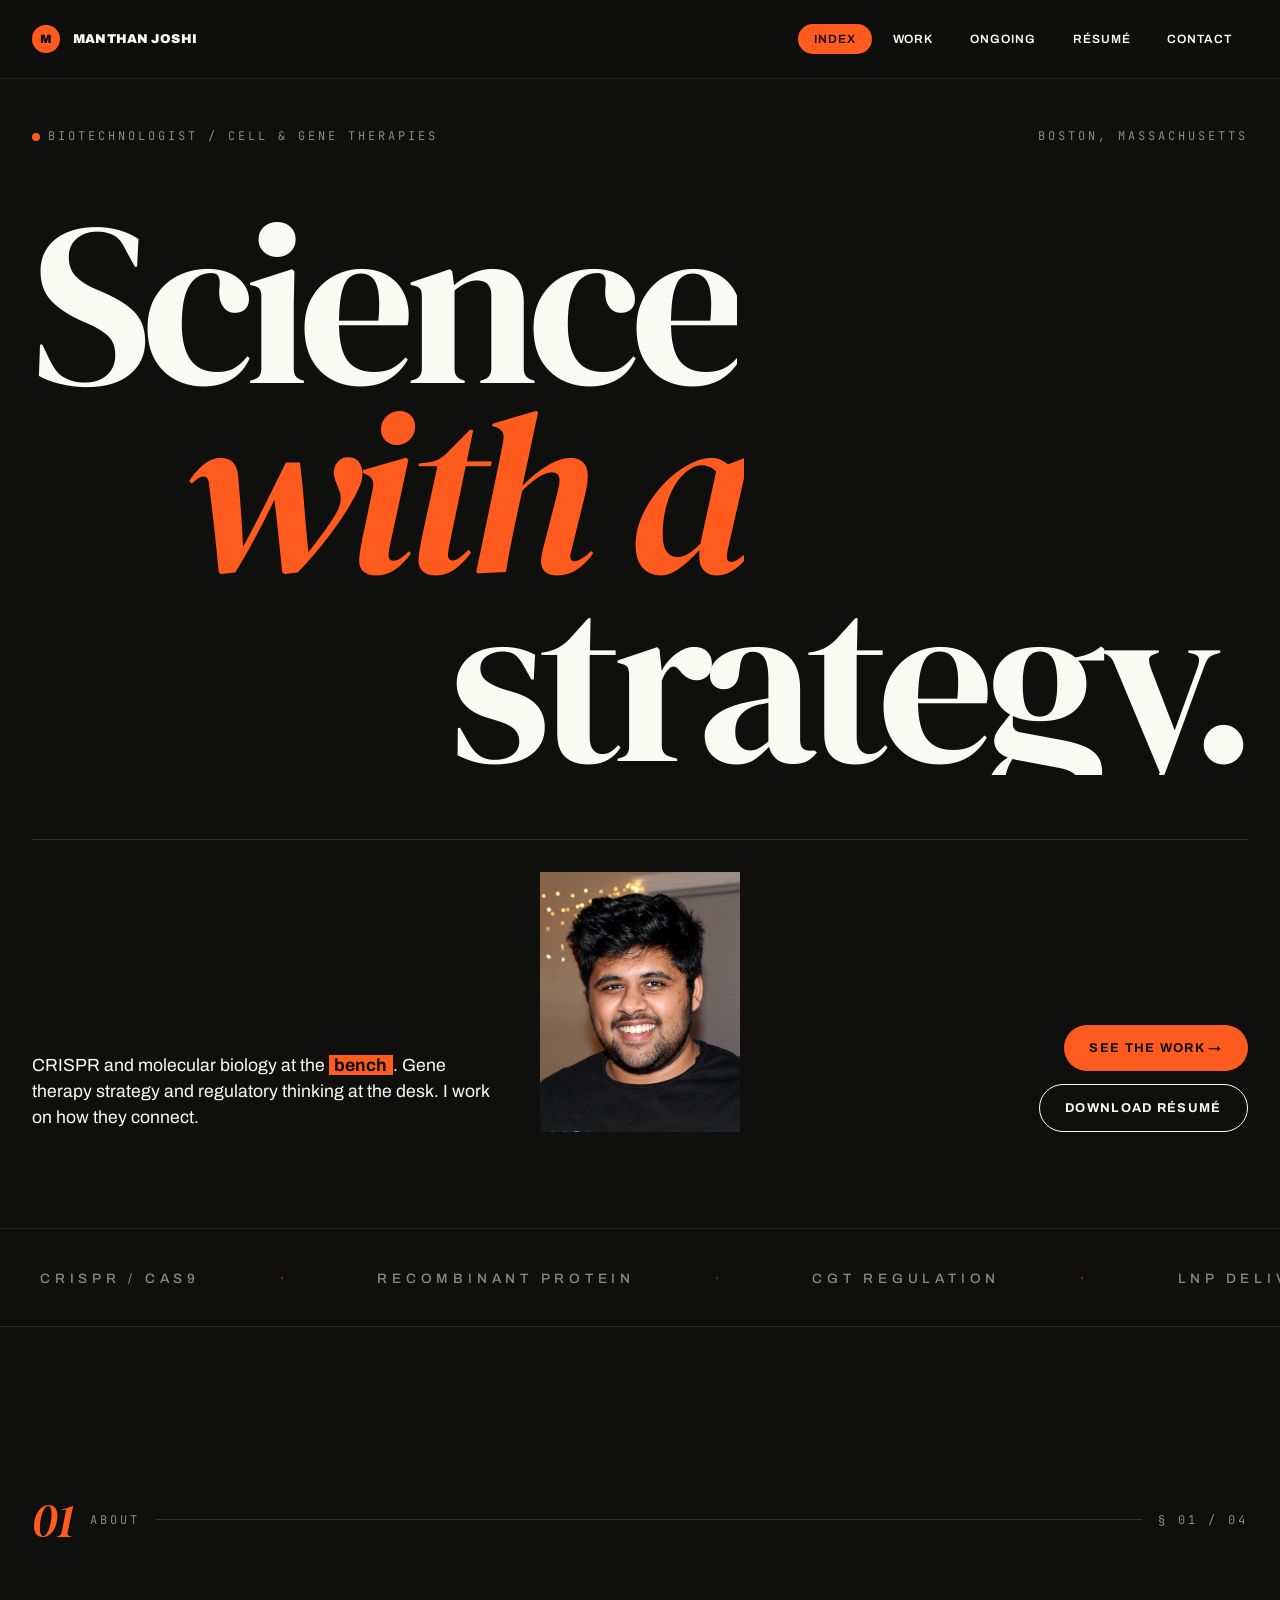
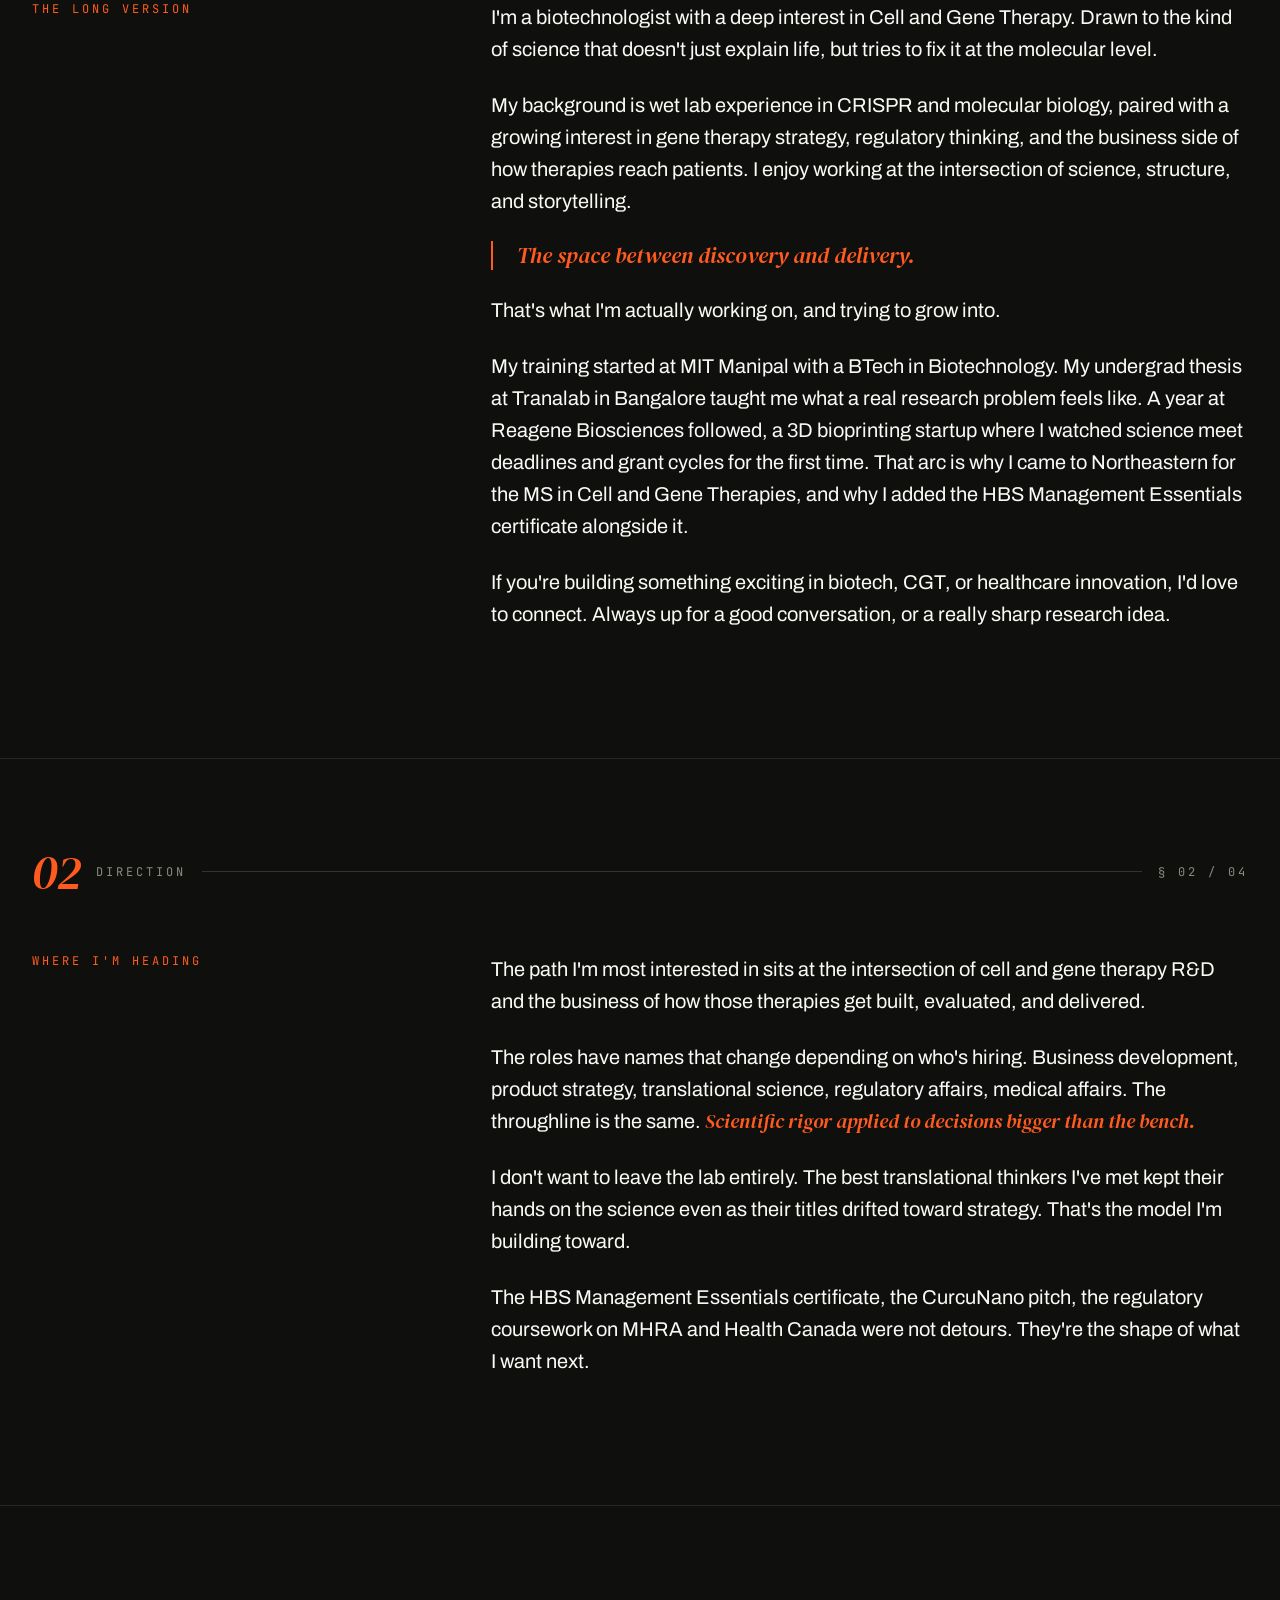
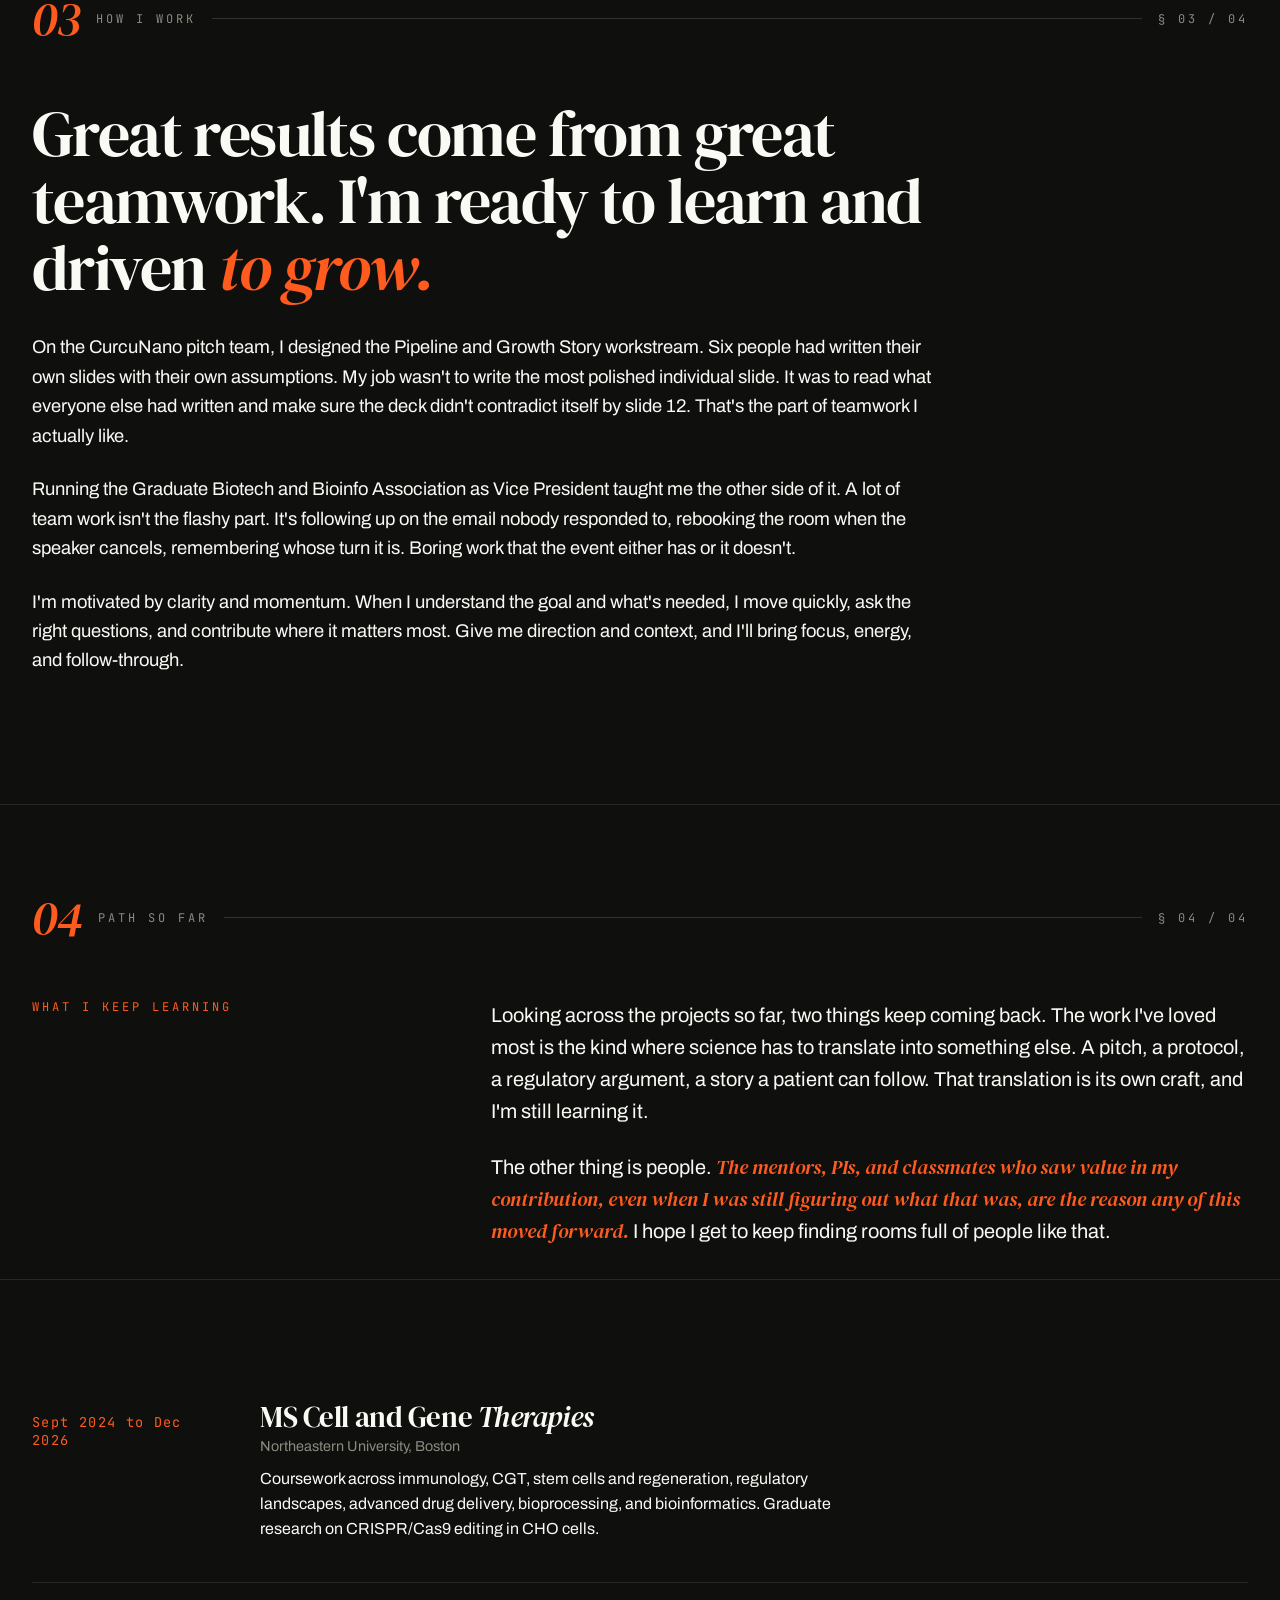
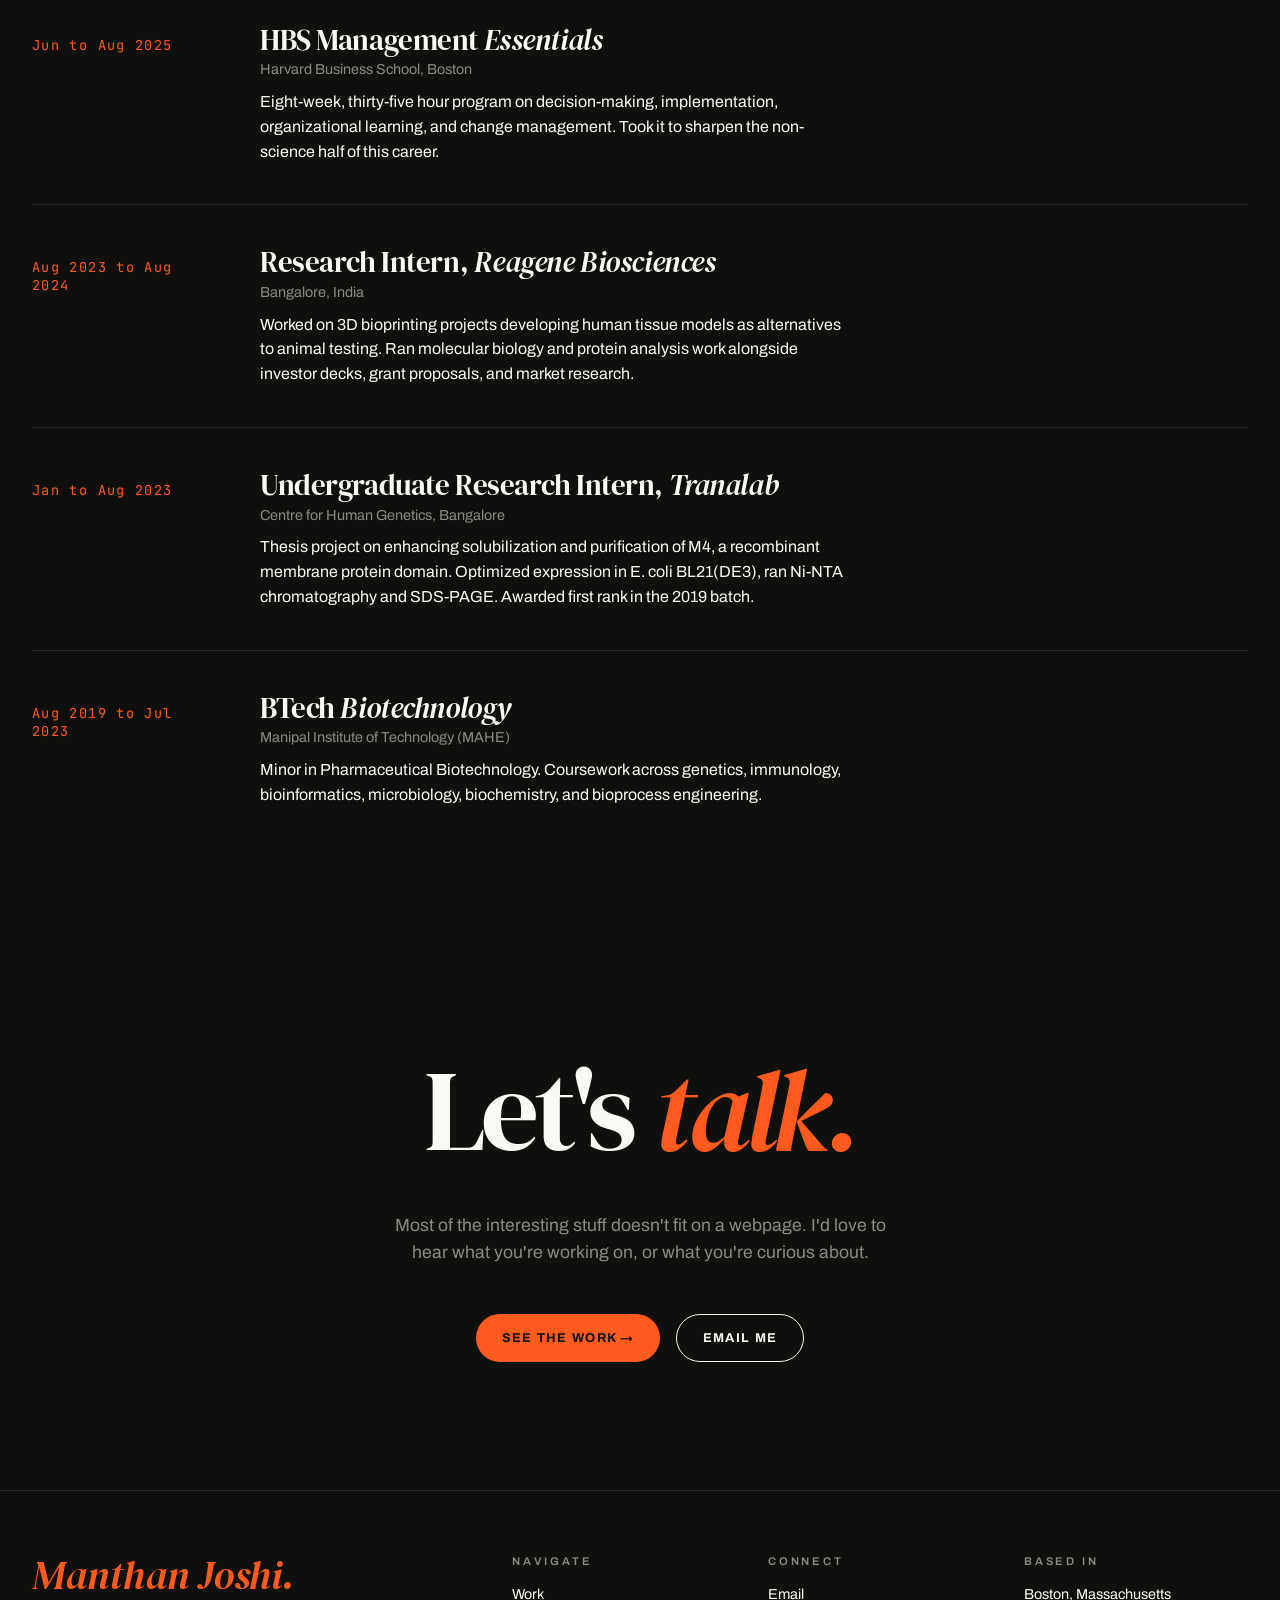
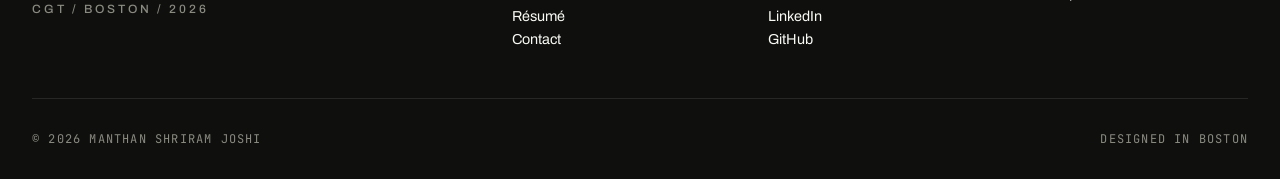
<file: index.html>
<!DOCTYPE html>
<html lang="en">
<head>
<meta charset="UTF-8">
<meta name="viewport" content="width=device-width, initial-scale=1.0">
<title>Manthan Joshi — Biotechnologist, Cell & Gene Therapies</title>
<meta name="description" content="Manthan Joshi, a biotechnologist working between CRISPR wet lab science and the business of translating therapies to patients.">
<link rel="preconnect" href="https://fonts.googleapis.com">
<link rel="preconnect" href="https://fonts.gstatic.com" crossorigin>
<link href="https://fonts.googleapis.com/css2?family=Archivo:wght@400;500;600;700;800;900&family=DM+Serif+Display:ital@0;1&family=JetBrains+Mono:wght@400&display=swap" rel="stylesheet">
<link rel="stylesheet" href="styles.css">
</head>
<body class="about-page">

<nav>
  <a href="index.html" class="brand"><span class="mark">M</span><span>MANTHAN JOSHI</span></a>
  <div class="nav-links">
    <a href="index.html" class="current">Index</a>
    <a href="projects.html">Work</a>
    <a href="ongoing.html">Ongoing</a>
    <a href="resume.html">Résumé</a>
    <a href="contact.html">Contact</a>
  </div>
</nav>

<section class="hero">
  <div class="hero-top">
    <span><span class="dot"></span>Biotechnologist / Cell & Gene Therapies</span>
    <span>Boston, Massachusetts</span>
  </div>

  <h1 class="hero-headline">
    <span class="line line1"><span class="reveal"><span>Science</span></span></span>
    <span class="line line2"><span class="reveal"><span>with a</span></span></span>
    <span class="line line3"><span class="reveal"><span>strategy.</span></span></span>
  </h1>

  <div class="hero-foot">
    <p class="hero-intro">
      CRISPR and molecular biology at the <span class="hl">bench</span>. Gene therapy strategy and regulatory thinking at the desk. I work on how they connect.
    </p>

    <div class="hero-img-wrap">
      <img src="manthan.jpg" class="hero-img" alt="Manthan Joshi">
    </div>

    <div class="hero-cta">
      <a href="projects.html" class="btn btn-primary">See the Work →</a>
      <a href="resume.html" class="btn btn-ghost">Download Résumé</a>
    </div>
  </div>
</section>

<div class="scroller">
  <div class="scroller-track">
    <span>CRISPR / Cas9</span><span class="star">·</span>
    <span>Recombinant Protein</span><span class="star">·</span>
    <span>CGT Regulation</span><span class="star">·</span>
    <span>LNP Delivery</span><span class="star">·</span>
    <span>CHO Process</span><span class="star">·</span>
    <span>Translational Science</span><span class="star">·</span>
    <span>CRISPR / Cas9</span><span class="star">·</span>
    <span>Recombinant Protein</span><span class="star">·</span>
    <span>CGT Regulation</span><span class="star">·</span>
    <span>LNP Delivery</span><span class="star">·</span>
    <span>CHO Process</span><span class="star">·</span>
    <span>Translational Science</span><span class="star">·</span>
  </div>
</div>

<!-- ================= ABOUT ================= -->
<section class="section about-page">
  <div class="section-label">
    <span class="num">01</span>About
    <span class="line"></span>
    <span>§ 01 / 04</span>
  </div>

  <div class="long-grid">
    <div class="label">The long version</div>
    <div class="body">
      <p>I'm a biotechnologist with a deep interest in Cell and Gene Therapy. Drawn to the kind of science that doesn't just explain life, but tries to fix it at the molecular level.</p>

      <p>My background is wet lab experience in CRISPR and molecular biology, paired with a growing interest in gene therapy strategy, regulatory thinking, and the business side of how therapies reach patients. I enjoy working at the intersection of science, structure, and storytelling.</p>

      <span class="pull">The space between discovery and delivery.</span>

      <p>That's what I'm actually working on, and trying to grow into.</p>

      <p>My training started at MIT Manipal with a BTech in Biotechnology. My undergrad thesis at Tranalab in Bangalore taught me what a real research problem feels like. A year at Reagene Biosciences followed, a 3D bioprinting startup where I watched science meet deadlines and grant cycles for the first time. That arc is why I came to Northeastern for the MS in Cell and Gene Therapies, and why I added the HBS Management Essentials certificate alongside it.</p>

      <p>If you're building something exciting in biotech, CGT, or healthcare innovation, I'd love to connect. Always up for a good conversation, or a really sharp research idea.</p>
    </div>
  </div>
</section>

<!-- ================= DIRECTION ================= -->
<section class="section" style="border-top:1px solid var(--line);padding-top:5rem">
  <div class="section-label">
    <span class="num">02</span>Direction
    <span class="line"></span>
    <span>§ 02 / 04</span>
  </div>

  <div class="long-grid">
    <div class="label">Where I'm heading</div>
    <div class="body">
      <p>The path I'm most interested in sits at the intersection of cell and gene therapy R&D and the business of how those therapies get built, evaluated, and delivered.</p>

      <p>The roles have names that change depending on who's hiring. Business development, product strategy, translational science, regulatory affairs, medical affairs. The throughline is the same. <span class="pull-inline">Scientific rigor applied to decisions bigger than the bench.</span></p>

      <p>I don't want to leave the lab entirely. The best translational thinkers I've met kept their hands on the science even as their titles drifted toward strategy. That's the model I'm building toward.</p>

      <p>The HBS Management Essentials certificate, the CurcuNano pitch, the regulatory coursework on MHRA and Health Canada were not detours. They're the shape of what I want next.</p>
    </div>
  </div>
</section>

<!-- ================= HOW I WORK ================= -->
<section class="section" style="border-top:1px solid var(--line);padding-top:5rem">
  <div class="section-label">
    <span class="num">03</span>How I work
    <span class="line"></span>
    <span>§ 03 / 04</span>
  </div>

  <div style="max-width:900px">
    <h2 style="font-family:'DM Serif Display',serif;font-size:clamp(2.5rem,5vw,4rem);font-weight:400;letter-spacing:-0.025em;line-height:1.05;margin-bottom:2rem">Great results come from great teamwork. I'm ready to learn and driven <span style="font-style:italic;color:var(--accent)">to grow.</span></h2>
    <div style="font-size:1.15rem;line-height:1.6;color:var(--ink)">
      <p style="margin-bottom:1.5rem">On the CurcuNano pitch team, I designed the Pipeline and Growth Story workstream. Six people had written their own slides with their own assumptions. My job wasn't to write the most polished individual slide. It was to read what everyone else had written and make sure the deck didn't contradict itself by slide 12. That's the part of teamwork I actually like.</p>

      <p style="margin-bottom:1.5rem">Running the Graduate Biotech and Bioinfo Association as Vice President taught me the other side of it. A lot of team work isn't the flashy part. It's following up on the email nobody responded to, rebooking the room when the speaker cancels, remembering whose turn it is. Boring work that the event either has or it doesn't.</p>

      <p>I'm motivated by clarity and momentum. When I understand the goal and what's needed, I move quickly, ask the right questions, and contribute where it matters most. Give me direction and context, and I'll bring focus, energy, and follow-through.</p>
    </div>
  </div>
</section>

<!-- ================= TIMELINE ================= -->
<section class="section" style="border-top:1px solid var(--line);padding-top:5rem;padding-bottom:2rem">
  <div class="section-label">
    <span class="num">04</span>Path so far
    <span class="line"></span>
    <span>§ 04 / 04</span>
  </div>

  <div class="long-grid" style="margin-top:2rem">
    <div class="label">What I keep learning</div>
    <div class="body">
      <p>Looking across the projects so far, two things keep coming back. The work I've loved most is the kind where science has to translate into something else. A pitch, a protocol, a regulatory argument, a story a patient can follow. That translation is its own craft, and I'm still learning it.</p>

      <p>The other thing is people. <span class="pull-inline">The mentors, PIs, and classmates who saw value in my contribution, even when I was still figuring out what that was, are the reason any of this moved forward.</span> I hope I get to keep finding rooms full of people like that.</p>
    </div>
  </div>
</section>

<div class="timeline">
  <div class="timeline-item">
    <div class="when">Sept 2024 to Dec 2026</div>
    <div>
      <h3>MS Cell and Gene <span class="it">Therapies</span></h3>
      <div class="where">Northeastern University, Boston</div>
      <p>Coursework across immunology, CGT, stem cells and regeneration, regulatory landscapes, advanced drug delivery, bioprocessing, and bioinformatics. Graduate research on CRISPR/Cas9 editing in CHO cells.</p>
    </div>
  </div>

  <div class="timeline-item">
    <div class="when">Jun to Aug 2025</div>
    <div>
      <h3>HBS Management <span class="it">Essentials</span></h3>
      <div class="where">Harvard Business School, Boston</div>
      <p>Eight-week, thirty-five hour program on decision-making, implementation, organizational learning, and change management. Took it to sharpen the non-science half of this career.</p>
    </div>
  </div>

  <div class="timeline-item">
    <div class="when">Aug 2023 to Aug 2024</div>
    <div>
      <h3>Research Intern, <span class="it">Reagene Biosciences</span></h3>
      <div class="where">Bangalore, India</div>
      <p>Worked on 3D bioprinting projects developing human tissue models as alternatives to animal testing. Ran molecular biology and protein analysis work alongside investor decks, grant proposals, and market research.</p>
    </div>
  </div>

  <div class="timeline-item">
    <div class="when">Jan to Aug 2023</div>
    <div>
      <h3>Undergraduate Research Intern, <span class="it">Tranalab</span></h3>
      <div class="where">Centre for Human Genetics, Bangalore</div>
      <p>Thesis project on enhancing solubilization and purification of M4, a recombinant membrane protein domain. Optimized expression in E. coli BL21(DE3), ran Ni-NTA chromatography and SDS-PAGE. Awarded first rank in the 2019 batch.</p>
    </div>
  </div>

  <div class="timeline-item">
    <div class="when">Aug 2019 to Jul 2023</div>
    <div>
      <h3>BTech <span class="it">Biotechnology</span></h3>
      <div class="where">Manipal Institute of Technology (MAHE)</div>
      <p>Minor in Pharmaceutical Biotechnology. Coursework across genetics, immunology, bioinformatics, microbiology, biochemistry, and bioprocess engineering.</p>
    </div>
  </div>
</div>

<section class="cta-block">
  <h2>Let's <span class="it">talk.</span></h2>
  <p class="sub">Most of the interesting stuff doesn't fit on a webpage. I'd love to hear what you're working on, or what you're curious about.</p>
  <div class="cta-row">
    <a href="projects.html" class="btn btn-primary">See the Work →</a>
    <a href="mailto:manthan2001@gmail.com" class="btn btn-ghost">Email Me</a>
  </div>
</section>

<footer>
  <div class="footer-grid">
    <div class="footer-brand">Manthan <em>Joshi.</em><span>CGT / Boston / 2026</span></div>
    <div>
      <h4>Navigate</h4>
      <a href="projects.html">Work</a>
      <a href="resume.html">Résumé</a>
      <a href="contact.html">Contact</a>
    </div>
    <div>
      <h4>Connect</h4>
      <a href="mailto:manthan2001@gmail.com">Email</a>
      <a href="https://www.linkedin.com/in/manthansjoshi/" target="_blank">LinkedIn</a>
      <a href="https://github.com/manthan-joshi" target="_blank">GitHub</a>
    </div>
    <div>
      <h4>Based in</h4>
      <a>Boston, Massachusetts</a>
    </div>
  </div>
  <div class="footer-bottom">
    <div>© 2026 MANTHAN SHRIRAM JOSHI</div>
    <div>DESIGNED IN BOSTON</div>
  </div>
</footer>

</body>
</html>
</file>
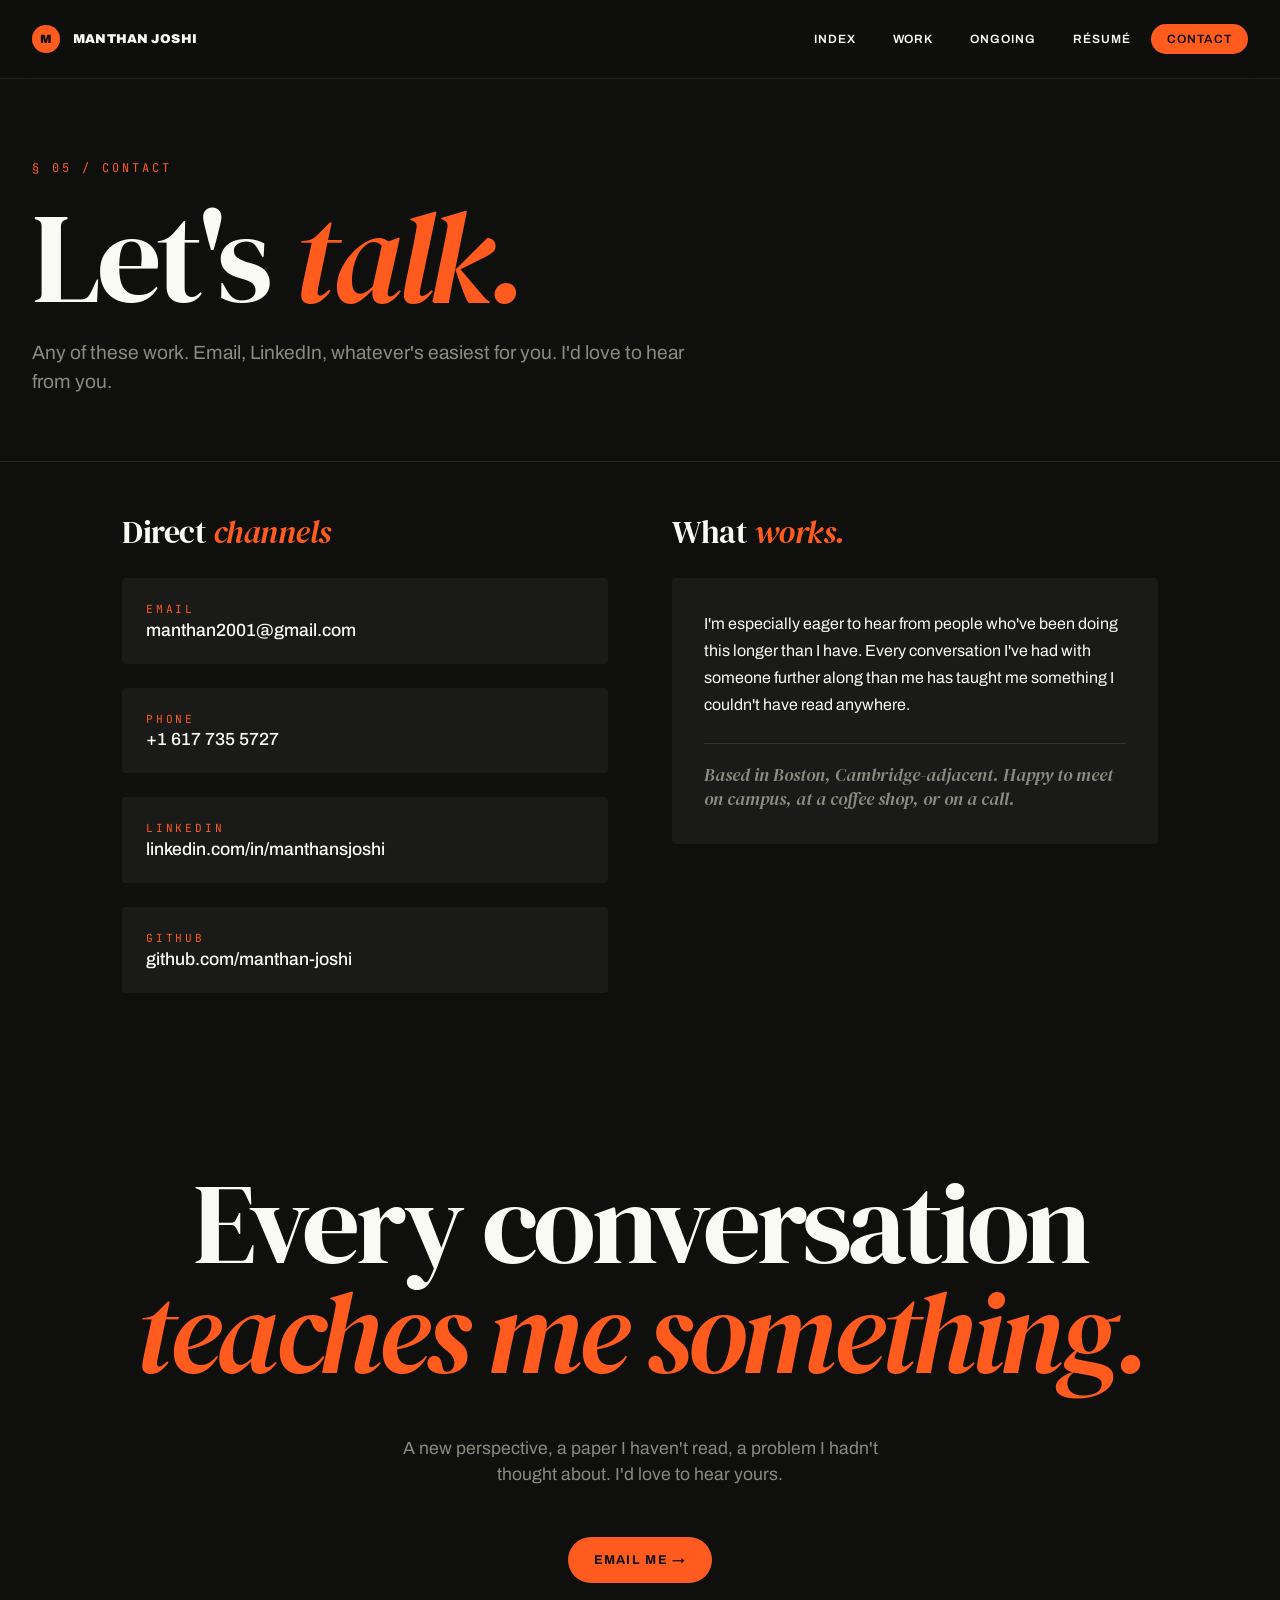
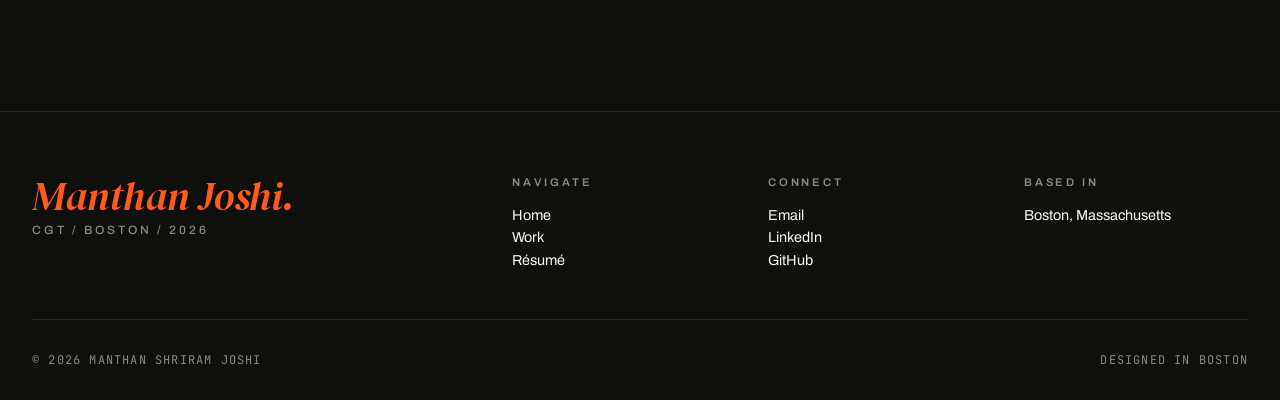
<file: contact.html>
<!DOCTYPE html>
<html lang="en">
<head>
<meta charset="UTF-8">
<meta name="viewport" content="width=device-width, initial-scale=1.0">
<title>Contact — Manthan Joshi</title>
<link rel="preconnect" href="https://fonts.googleapis.com">
<link rel="preconnect" href="https://fonts.gstatic.com" crossorigin>
<link href="https://fonts.googleapis.com/css2?family=Archivo:wght@400;500;600;700;800;900&family=DM+Serif+Display:ital@0;1&family=JetBrains+Mono:wght@400&display=swap" rel="stylesheet">
<link rel="stylesheet" href="styles.css">
</head>
<body>

<nav>
  <a href="index.html" class="brand"><span class="mark">M</span><span>MANTHAN JOSHI</span></a>
  <div class="nav-links">
    <a href="index.html">Index</a>    <a href="projects.html">Work</a>
    <a href="ongoing.html">Ongoing</a>
    <a href="resume.html">Résumé</a>
    <a href="contact.html" class="current">Contact</a>
  </div>
</nav>

<section class="page-hero">
  <div class="kicker">§ 05 / Contact</div>
  <h1>Let's <span class="it">talk.</span></h1>
  <p class="subtitle">Any of these work. Email, LinkedIn, whatever's easiest for you. I'd love to hear from you.</p>
</section>

<section class="contact-grid">
  <div class="contact-block">
    <h3>Direct <span class="it">channels</span></h3>
    <div class="contact-list">
      <a href="mailto:manthan2001@gmail.com" class="contact-item">
        <span class="label">Email</span>
        <span class="value">manthan2001@gmail.com</span>
      </a>
      <a href="tel:+16177355727" class="contact-item">
        <span class="label">Phone</span>
        <span class="value">+1 617 735 5727</span>
      </a>
      <a href="https://www.linkedin.com/in/manthansjoshi/" target="_blank" class="contact-item">
        <span class="label">LinkedIn</span>
        <span class="value">linkedin.com/in/manthansjoshi</span>
      </a>
      <a href="https://github.com/manthan-joshi" target="_blank" class="contact-item">
        <span class="label">GitHub</span>
        <span class="value">github.com/manthan-joshi</span>
      </a>
    </div>
  </div>

  <div class="contact-block">
    <h3>What <span class="it">works.</span></h3>
    <div style="background:var(--panel);padding:2rem;border-radius:4px;font-size:1rem;line-height:1.7">
      <p style="margin-bottom:1.2rem">I'm especially eager to hear from people who've been doing this longer than I have. Every conversation I've had with someone further along than me has taught me something I couldn't have read anywhere.</p>
      <p style="color:var(--ink-dim);font-style:italic;font-family:'DM Serif Display',serif;font-size:1.1rem;line-height:1.4;padding-top:1.2rem;border-top:1px solid var(--line);margin-top:1.5rem">Based in Boston, Cambridge-adjacent. Happy to meet on campus, at a coffee shop, or on a call.</p>
    </div>
  </div>
</section>

<section class="cta-block">
  <h2>Every conversation <span class="it">teaches me something.</span></h2>
  <p class="sub">A new perspective, a paper I haven't read, a problem I hadn't thought about. I'd love to hear yours.</p>
  <div class="cta-row">
    <a href="mailto:manthan2001@gmail.com" class="btn btn-primary">Email Me →</a>
  </div>
</section>

<footer>
  <div class="footer-grid">
    <div class="footer-brand">Manthan <em>Joshi.</em><span>CGT / Boston / 2026</span></div>
    <div>
      <h4>Navigate</h4>
      <a href="index.html">Home</a>      <a href="projects.html">Work</a>
      <a href="resume.html">Résumé</a>
    </div>
    <div>
      <h4>Connect</h4>
      <a href="mailto:manthan2001@gmail.com">Email</a>
      <a href="https://www.linkedin.com/in/manthansjoshi/" target="_blank">LinkedIn</a>
      <a href="https://github.com/manthan-joshi" target="_blank">GitHub</a>
    </div>
    <div>
      <h4>Based in</h4>
      <a>Boston, Massachusetts</a>
    </div>
  </div>
  <div class="footer-bottom">
    <div>© 2026 MANTHAN SHRIRAM JOSHI</div>
    <div>DESIGNED IN BOSTON</div>
  </div>
</footer>

</body>
</html>
</file>
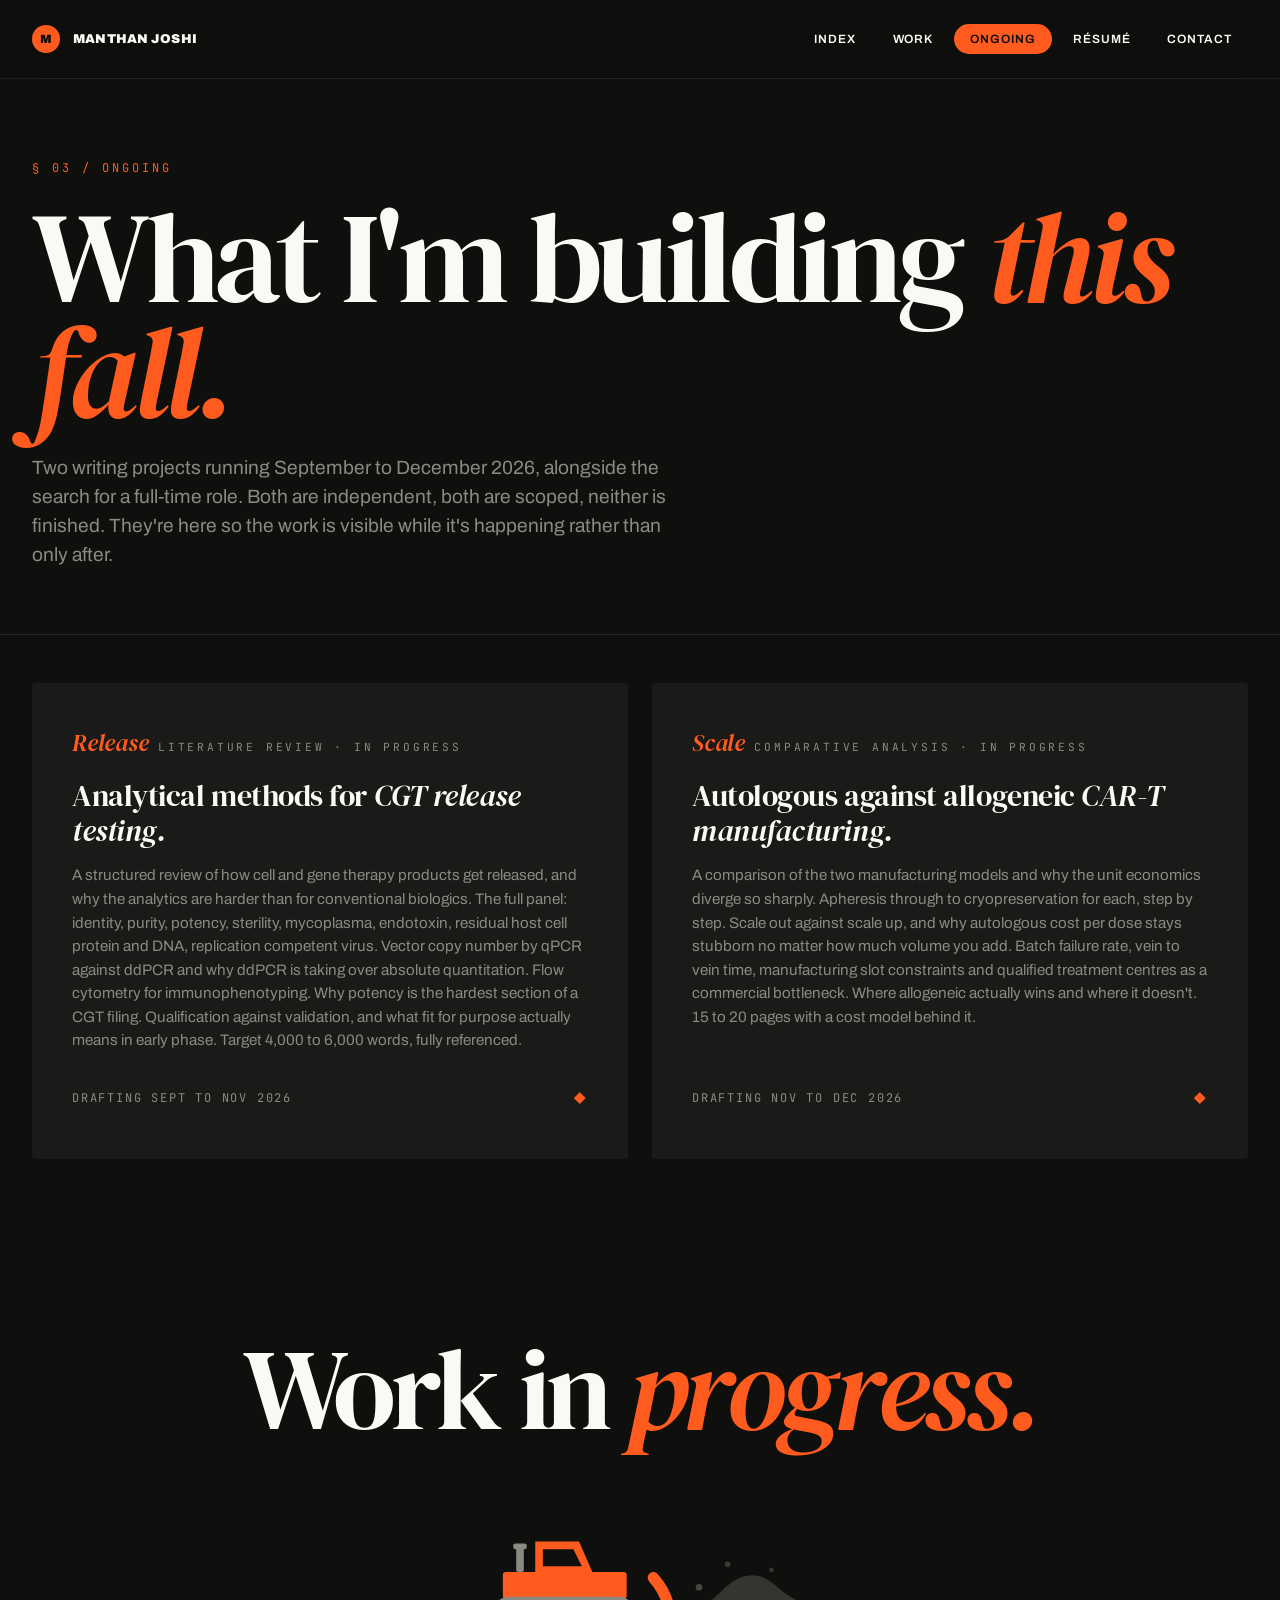
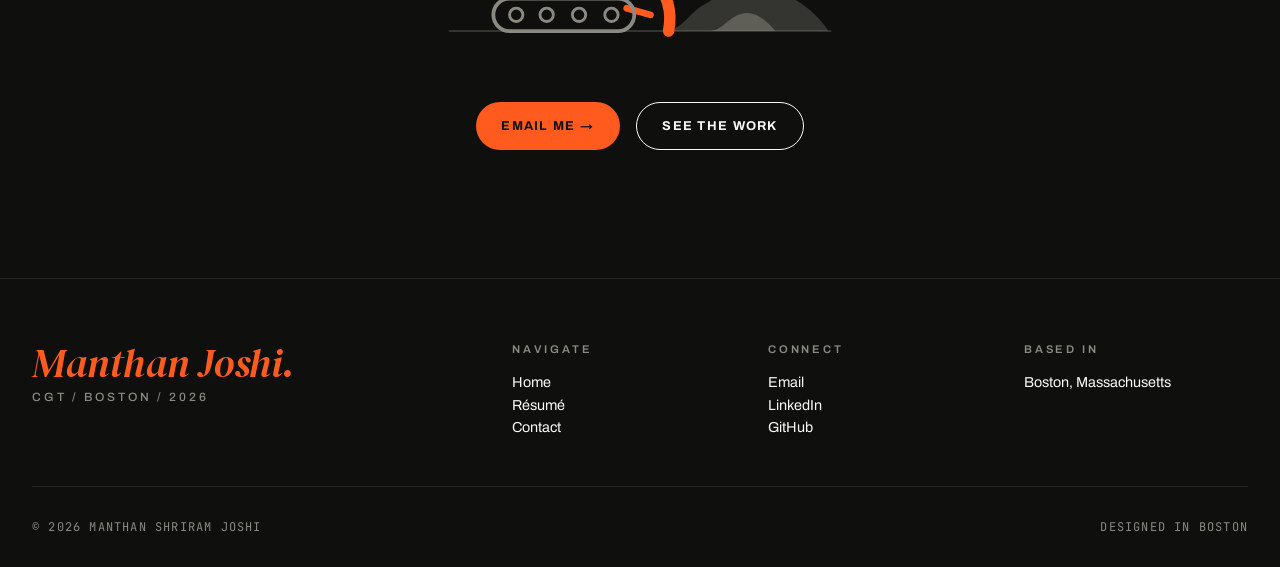
<file: ongoing.html>
<!DOCTYPE html>
<html lang="en">
<head>
<meta charset="UTF-8">
<meta name="viewport" content="width=device-width, initial-scale=1.0">
<title>Ongoing — Manthan Joshi</title>
<link rel="preconnect" href="https://fonts.googleapis.com">
<link rel="preconnect" href="https://fonts.gstatic.com" crossorigin>
<link href="https://fonts.googleapis.com/css2?family=Archivo:wght@400;500;600;700;800;900&family=DM+Serif+Display:ital@0;1&family=JetBrains+Mono:wght@400&display=swap" rel="stylesheet">
<link rel="stylesheet" href="styles.css">
<style>
/* Work in progress illustration. Only used on this page. */
.dozer{display:block;width:100%;max-width:400px;height:auto;margin:0 auto 3rem}
.dozer .rig{transform-origin:130px 132px;animation:chug 1.7s ease-in-out infinite}
.dozer .puff{transform-box:fill-box;transform-origin:center;opacity:0;animation:puff 2.7s ease-out infinite}
.dozer .p2{animation-delay:0.9s}
.dozer .p3{animation-delay:1.8s}
@keyframes chug{
  0%,100%{transform:translate(0,0) rotate(0deg)}
  30%{transform:translate(1px,-1.5px) rotate(-0.55deg)}
  60%{transform:translate(2px,0) rotate(0.15deg)}
  80%{transform:translate(1px,-1px) rotate(0.45deg)}
}
@keyframes puff{
  0%{opacity:0;transform:translate(0,0) scale(0.4)}
  20%{opacity:0.45}
  100%{opacity:0;transform:translate(-16px,-32px) scale(1.6)}
}
@media (prefers-reduced-motion:reduce){
  .dozer .rig{animation:none}
  .dozer .puff{animation:none;opacity:0.3}
}
</style>
</head>
<body>

<nav>
  <a href="index.html" class="brand"><span class="mark">M</span><span>MANTHAN JOSHI</span></a>
  <div class="nav-links">
    <a href="index.html">Index</a>    <a href="projects.html">Work</a>
    <a href="ongoing.html" class="current">Ongoing</a>
    <a href="resume.html">Résumé</a>
    <a href="contact.html">Contact</a>
  </div>
</nav>

<section class="page-hero">
  <div class="kicker">§ 03 / Ongoing</div>
  <h1>What I'm building <span class="it">this fall.</span></h1>
  <p class="subtitle">Two writing projects running September to December 2026, alongside the search for a full-time role. Both are independent, both are scoped, neither is finished. They're here so the work is visible while it's happening rather than only after.</p>
</section>

<section class="proj-index">
  <div class="proj-grid">

    <div class="proj-card">
      <div class="proj-code">
        <span class="code-name">Release</span>
        <span class="code-meta">Literature Review · In progress</span>
      </div>
      <h3>Analytical methods for <span class="it">CGT release testing.</span></h3>
      <p>A structured review of how cell and gene therapy products get released, and why the analytics are harder than for conventional biologics. The full panel: identity, purity, potency, sterility, mycoplasma, endotoxin, residual host cell protein and DNA, replication competent virus. Vector copy number by qPCR against ddPCR and why ddPCR is taking over absolute quantitation. Flow cytometry for immunophenotyping. Why potency is the hardest section of a CGT filing. Qualification against validation, and what fit for purpose actually means in early phase. Target 4,000 to 6,000 words, fully referenced.</p>
      <div class="foot"><span>Drafting Sept to Nov 2026</span><span class="arrow">◆</span></div>
    </div>

    <div class="proj-card">
      <div class="proj-code">
        <span class="code-name">Scale</span>
        <span class="code-meta">Comparative Analysis · In progress</span>
      </div>
      <h3>Autologous against allogeneic <span class="it">CAR-T manufacturing.</span></h3>
      <p>A comparison of the two manufacturing models and why the unit economics diverge so sharply. Apheresis through to cryopreservation for each, step by step. Scale out against scale up, and why autologous cost per dose stays stubborn no matter how much volume you add. Batch failure rate, vein to vein time, manufacturing slot constraints and qualified treatment centres as a commercial bottleneck. Where allogeneic actually wins and where it doesn't. 15 to 20 pages with a cost model behind it.</p>
      <div class="foot"><span>Drafting Nov to Dec 2026</span><span class="arrow">◆</span></div>
    </div>

  </div>
</section>

<section class="cta-block">
  <h2>Work in <span class="it">progress.</span></h2>

  <svg class="dozer" viewBox="0 0 420 170" xmlns="http://www.w3.org/2000/svg" role="img" aria-label="A bulldozer pushing a heap of dirt">

    <line x1="10" y1="146" x2="410" y2="146" stroke="var(--line-strong)" stroke-width="2" stroke-linecap="round"/>

    <g>
      <path d="M236 146 C 254 146 262 126 278 118 C 294 110 302 92 322 88 C 342 84 352 100 368 110 C 382 118 396 128 408 146 Z" fill="var(--ink-dim)" opacity="0.3"/>
      <path d="M282 146 C 296 146 302 132 316 128 C 330 124 342 134 352 146 Z" fill="var(--ink-dim)" opacity="0.5"/>
      <circle cx="272" cy="100" r="3.5" fill="var(--ink-dim)" opacity="0.45"/>
      <circle cx="302" cy="76" r="3" fill="var(--ink-dim)" opacity="0.35"/>
      <circle cx="348" cy="82" r="2.5" fill="var(--ink-dim)" opacity="0.3"/>
    </g>

    <g class="rig">
      <path d="M224 90 C 240 108 244 126 240 146" fill="none" stroke="var(--accent)" stroke-width="12" stroke-linecap="round"/>
      <path d="M196 122 L221 129" stroke="var(--accent)" stroke-width="7" stroke-linecap="round"/>
      <rect x="66" y="84" width="130" height="28" rx="3" fill="var(--accent)"/>
      <path d="M100 84 L100 52 L146 52 L160 84 Z" fill="var(--accent)"/>
      <path d="M108 78 L108 60 L140 60 L149 78 Z" fill="var(--bg)"/>
      <rect x="77" y="54" width="14" height="6" rx="2" fill="var(--ink-dim)"/>
      <rect x="80" y="58" width="8" height="26" rx="2" fill="var(--ink-dim)"/>
      <rect x="56" y="112" width="148" height="34" rx="17" fill="none" stroke="var(--ink-dim)" stroke-width="4"/>
      <circle cx="80" cy="129" r="7" fill="none" stroke="var(--ink-dim)" stroke-width="3"/>
      <circle cx="112" cy="129" r="7" fill="none" stroke="var(--ink-dim)" stroke-width="3"/>
      <circle cx="146" cy="129" r="7" fill="none" stroke="var(--ink-dim)" stroke-width="3"/>
      <circle cx="180" cy="129" r="7" fill="none" stroke="var(--ink-dim)" stroke-width="3"/>
    </g>

    <circle class="puff p1" cx="84" cy="46" r="4.5" fill="var(--ink-dim)"/>
    <circle class="puff p2" cx="84" cy="46" r="4.5" fill="var(--ink-dim)"/>
    <circle class="puff p3" cx="84" cy="46" r="4.5" fill="var(--ink-dim)"/>

  </svg>

  <div class="cta-row">
    <a href="mailto:manthan2001@gmail.com" class="btn btn-primary">Email Me →</a>
    <a href="projects.html" class="btn btn-ghost">See the Work</a>
  </div>
</section>

<footer>
  <div class="footer-grid">
    <div class="footer-brand">Manthan <em>Joshi.</em><span>CGT / Boston / 2026</span></div>
    <div>
      <h4>Navigate</h4>
      <a href="index.html">Home</a>      <a href="resume.html">Résumé</a>
      <a href="contact.html">Contact</a>
    </div>
    <div>
      <h4>Connect</h4>
      <a href="mailto:manthan2001@gmail.com">Email</a>
      <a href="https://www.linkedin.com/in/manthansjoshi/" target="_blank">LinkedIn</a>
      <a href="https://github.com/manthan-joshi" target="_blank">GitHub</a>
    </div>
    <div>
      <h4>Based in</h4>
      <a>Boston, Massachusetts</a>
    </div>
  </div>
  <div class="footer-bottom">
    <div>© 2026 MANTHAN SHRIRAM JOSHI</div>
    <div>DESIGNED IN BOSTON</div>
  </div>
</footer>

</body>
</html>
</file>
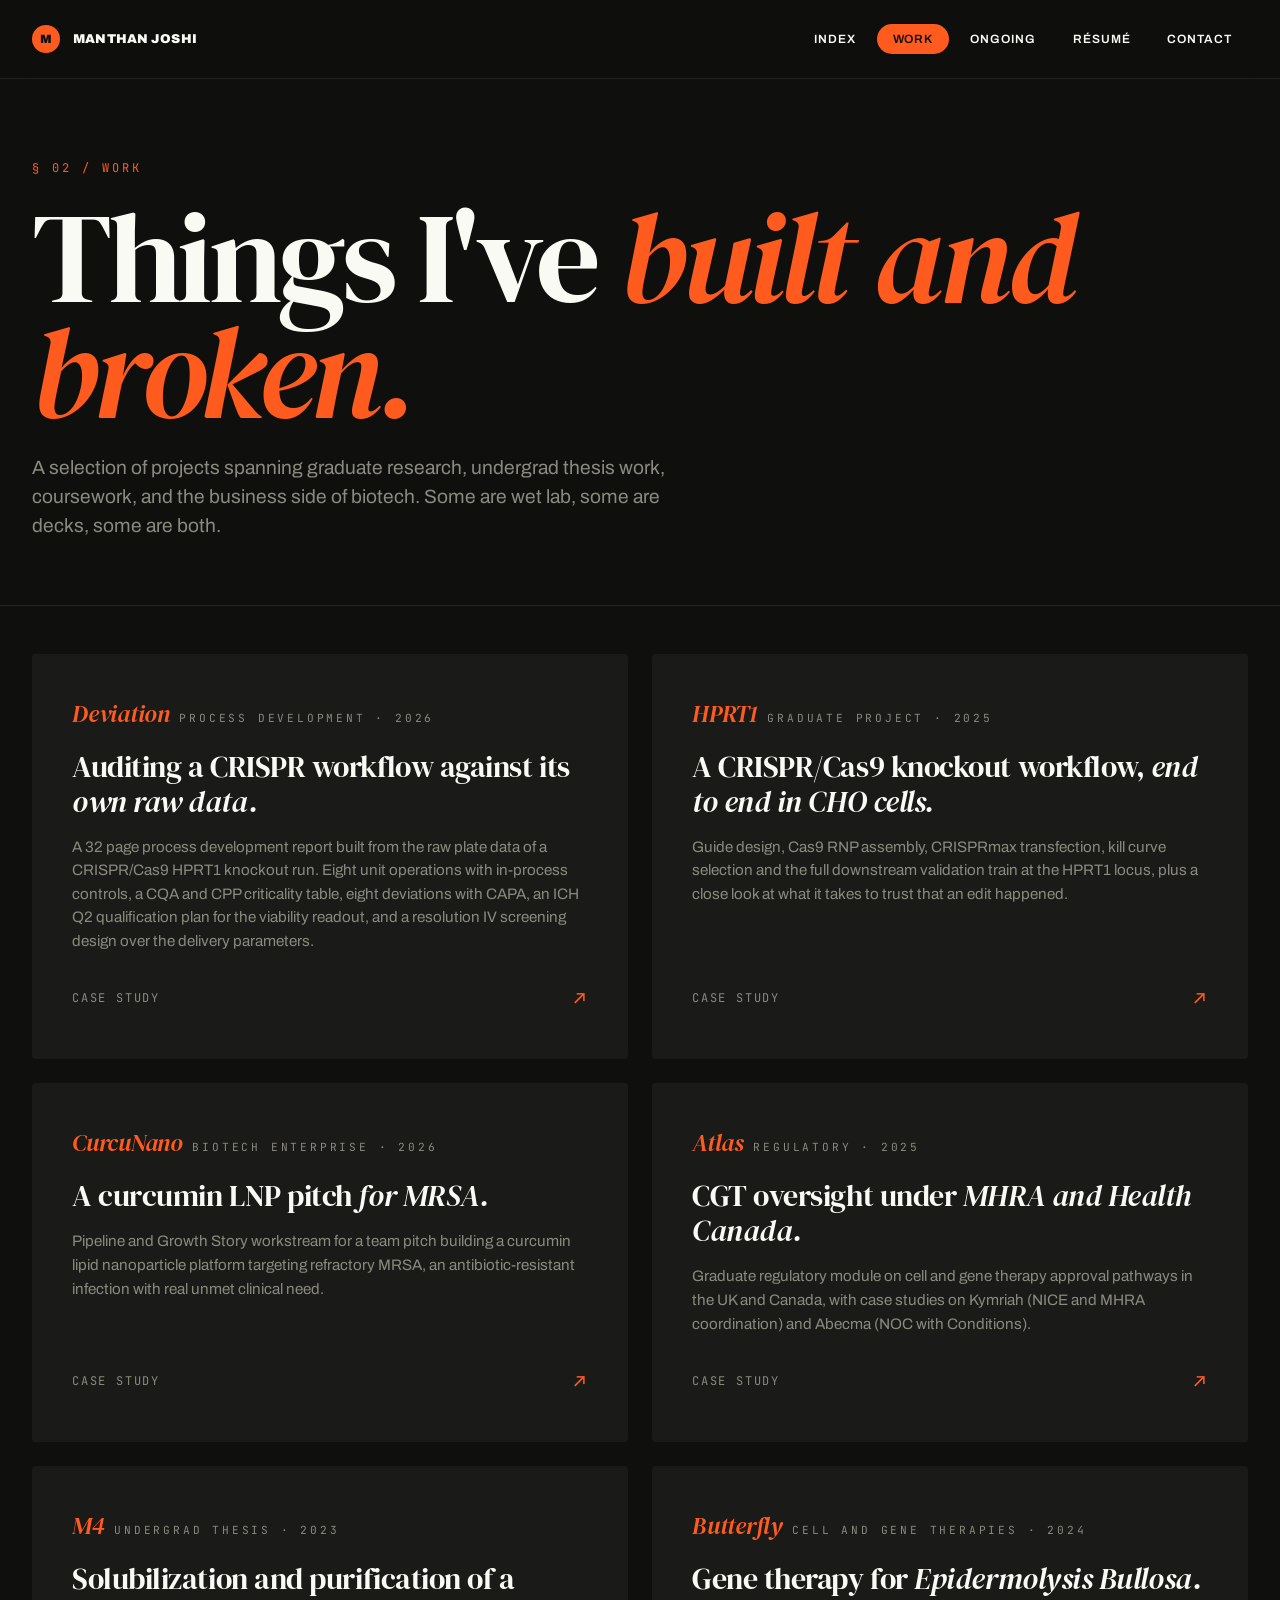
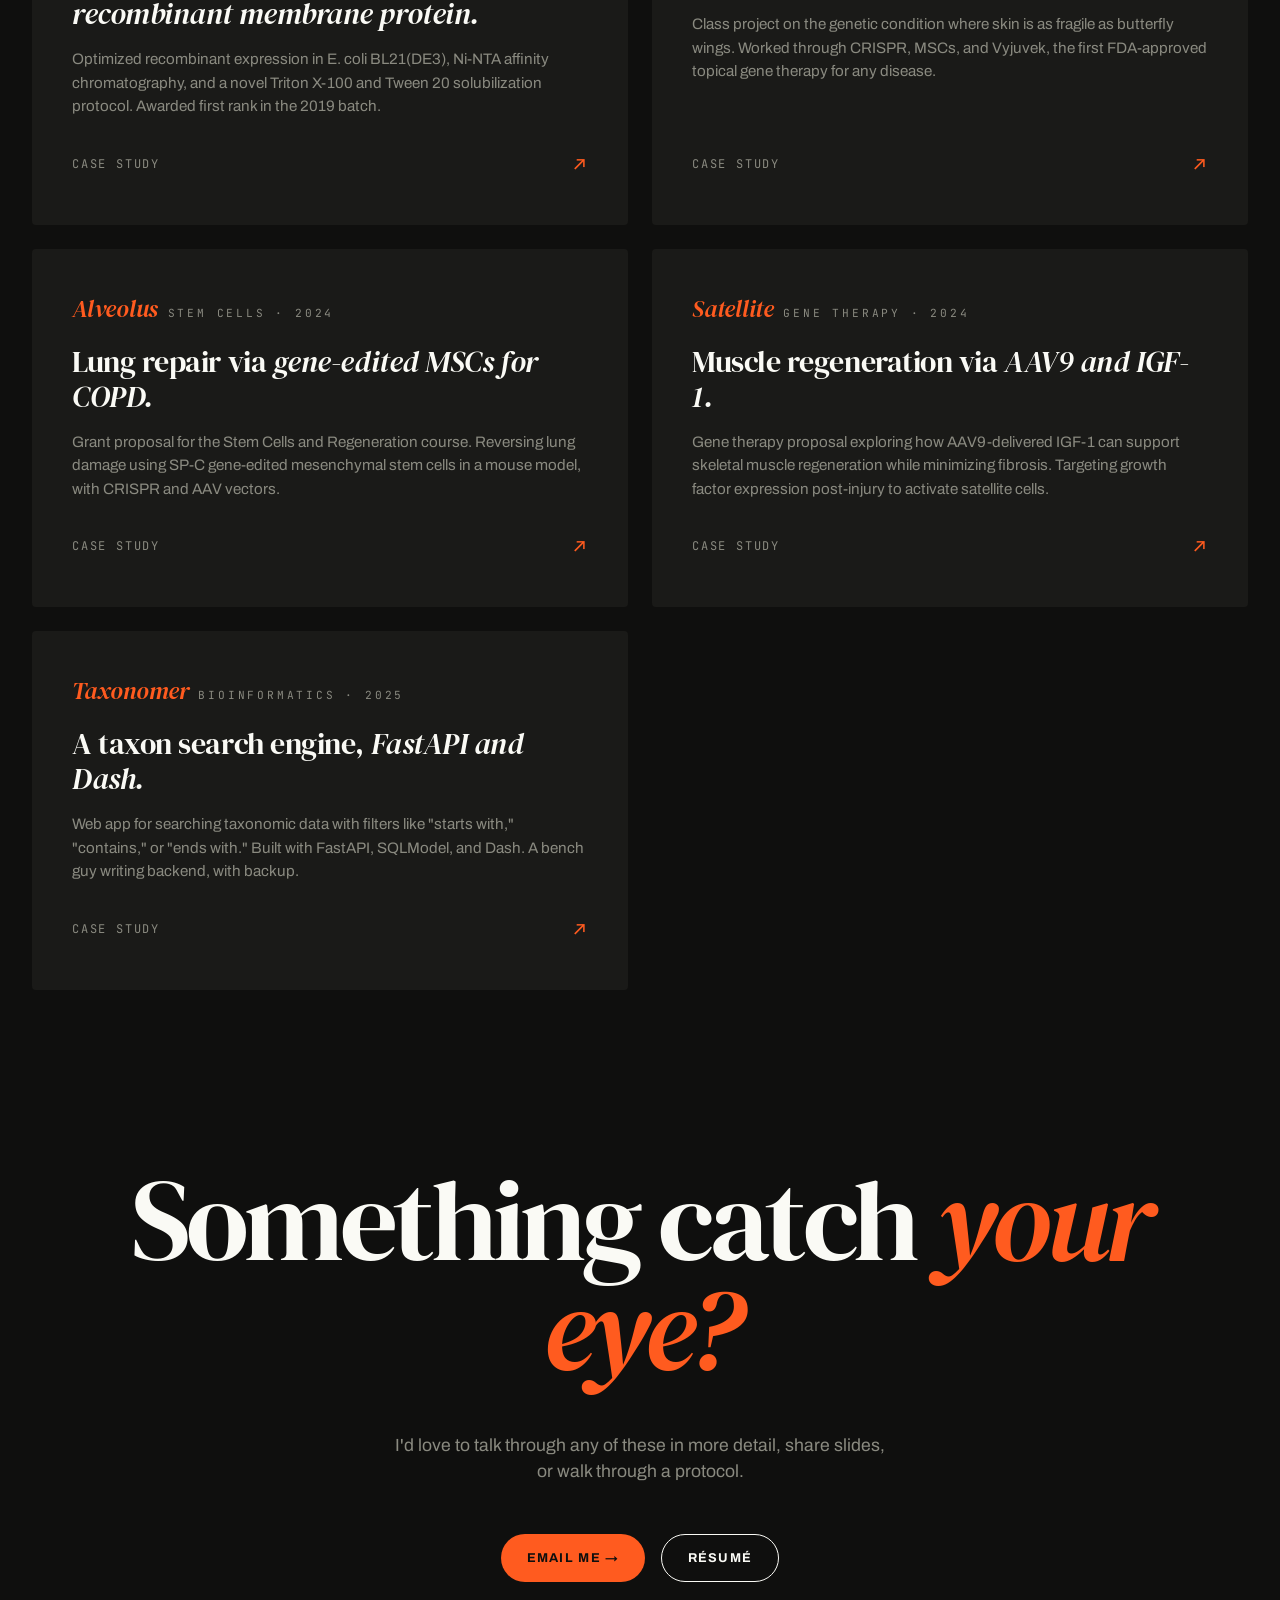
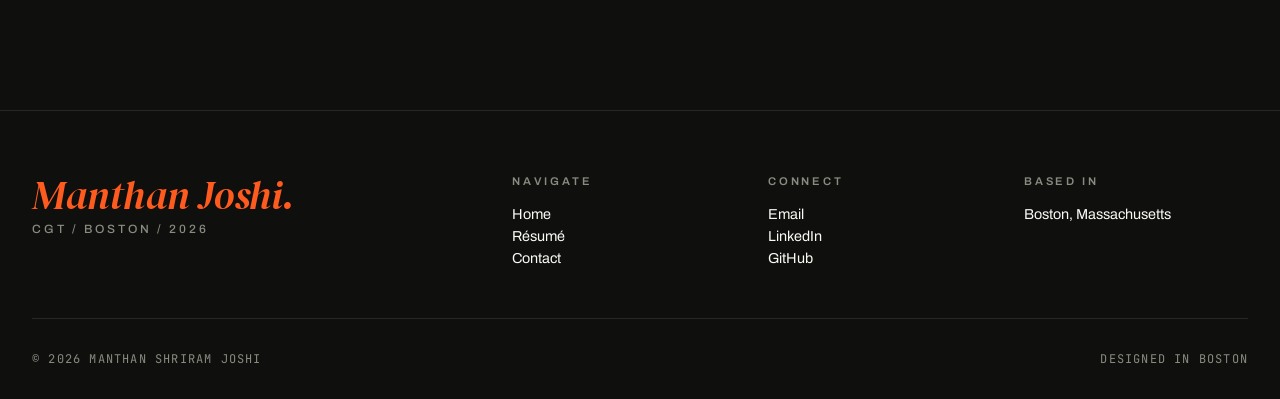
<file: projects.html>
<!DOCTYPE html>
<html lang="en">
<head>
<meta charset="UTF-8">
<meta name="viewport" content="width=device-width, initial-scale=1.0">
<title>Work — Manthan Joshi</title>
<link rel="preconnect" href="https://fonts.googleapis.com">
<link rel="preconnect" href="https://fonts.gstatic.com" crossorigin>
<link href="https://fonts.googleapis.com/css2?family=Archivo:wght@400;500;600;700;800;900&family=DM+Serif+Display:ital@0;1&family=JetBrains+Mono:wght@400&display=swap" rel="stylesheet">
<link rel="stylesheet" href="styles.css">
</head>
<body>

<nav>
  <a href="index.html" class="brand"><span class="mark">M</span><span>MANTHAN JOSHI</span></a>
  <div class="nav-links">
    <a href="index.html">Index</a>    <a href="projects.html" class="current">Work</a>
    <a href="ongoing.html">Ongoing</a>
    <a href="resume.html">Résumé</a>
    <a href="contact.html">Contact</a>
  </div>
</nav>

<section class="page-hero">
  <div class="kicker">§ 02 / Work</div>
  <h1>Things I've <span class="it">built and broken.</span></h1>
  <p class="subtitle">A selection of projects spanning graduate research, undergrad thesis work, coursework, and the business side of biotech. Some are wet lab, some are decks, some are both.</p>
</section>

<section class="proj-index">
  <div class="proj-grid">

    <a href="projects/pd-report.html" class="proj-card">
      <div class="proj-code">
        <span class="code-name">Deviation</span>
        <span class="code-meta">Process Development · 2026</span>
      </div>
      <h3>Auditing a CRISPR workflow against its <span class="it">own raw data.</span></h3>
      <p>A 32 page process development report built from the raw plate data of a CRISPR/Cas9 HPRT1 knockout run. Eight unit operations with in-process controls, a CQA and CPP criticality table, eight deviations with CAPA, an ICH Q2 qualification plan for the viability readout, and a resolution IV screening design over the delivery parameters.</p>
      <div class="foot"><span>Case Study</span><span class="arrow">↗</span></div>
    </a>

    <a href="projects/crispr-thesis.html" class="proj-card">
      <div class="proj-code">
        <span class="code-name">HPRT1</span>
        <span class="code-meta">Graduate Project · 2025</span>
      </div>
      <h3>A CRISPR/Cas9 knockout workflow, <span class="it">end to end in CHO cells.</span></h3>
      <p>Guide design, Cas9 RNP assembly, CRISPRmax transfection, kill curve selection and the full downstream validation train at the HPRT1 locus, plus a close look at what it takes to trust that an edit happened.</p>
      <div class="foot"><span>Case Study</span><span class="arrow">↗</span></div>
    </a>

    <a href="projects/curcunano.html" class="proj-card">
      <div class="proj-code">
        <span class="code-name">CurcuNano</span>
        <span class="code-meta">Biotech Enterprise · 2026</span>
      </div>
      <h3>A curcumin LNP pitch <span class="it">for MRSA.</span></h3>
      <p>Pipeline and Growth Story workstream for a team pitch building a curcumin lipid nanoparticle platform targeting refractory MRSA, an antibiotic-resistant infection with real unmet clinical need.</p>
      <div class="foot"><span>Case Study</span><span class="arrow">↗</span></div>
    </a>

    <a href="projects/regulatory.html" class="proj-card">
      <div class="proj-code">
        <span class="code-name">Atlas</span>
        <span class="code-meta">Regulatory · 2025</span>
      </div>
      <h3>CGT oversight under <span class="it">MHRA and Health Canada.</span></h3>
      <p>Graduate regulatory module on cell and gene therapy approval pathways in the UK and Canada, with case studies on Kymriah (NICE and MHRA coordination) and Abecma (NOC with Conditions).</p>
      <div class="foot"><span>Case Study</span><span class="arrow">↗</span></div>
    </a>

    <a href="projects/m4-membrane.html" class="proj-card">
      <div class="proj-code">
        <span class="code-name">M4</span>
        <span class="code-meta">Undergrad Thesis · 2023</span>
      </div>
      <h3>Solubilization and purification of a <span class="it">recombinant membrane protein.</span></h3>
      <p>Optimized recombinant expression in E. coli BL21(DE3), Ni-NTA affinity chromatography, and a novel Triton X-100 and Tween 20 solubilization protocol. Awarded first rank in the 2019 batch.</p>
      <div class="foot"><span>Case Study</span><span class="arrow">↗</span></div>
    </a>

    <a href="projects/eb-gene-therapy.html" class="proj-card">
      <div class="proj-code">
        <span class="code-name">Butterfly</span>
        <span class="code-meta">Cell and Gene Therapies · 2024</span>
      </div>
      <h3>Gene therapy for <span class="it">Epidermolysis Bullosa.</span></h3>
      <p>Class project on the genetic condition where skin is as fragile as butterfly wings. Worked through CRISPR, MSCs, and Vyjuvek, the first FDA-approved topical gene therapy for any disease.</p>
      <div class="foot"><span>Case Study</span><span class="arrow">↗</span></div>
    </a>

    <a href="projects/copd-msc.html" class="proj-card">
      <div class="proj-code">
        <span class="code-name">Alveolus</span>
        <span class="code-meta">Stem Cells · 2024</span>
      </div>
      <h3>Lung repair via <span class="it">gene-edited MSCs for COPD.</span></h3>
      <p>Grant proposal for the Stem Cells and Regeneration course. Reversing lung damage using SP-C gene-edited mesenchymal stem cells in a mouse model, with CRISPR and AAV vectors.</p>
      <div class="foot"><span>Case Study</span><span class="arrow">↗</span></div>
    </a>

    <a href="projects/aav9-igf1.html" class="proj-card">
      <div class="proj-code">
        <span class="code-name">Satellite</span>
        <span class="code-meta">Gene Therapy · 2024</span>
      </div>
      <h3>Muscle regeneration via <span class="it">AAV9 and IGF-1.</span></h3>
      <p>Gene therapy proposal exploring how AAV9-delivered IGF-1 can support skeletal muscle regeneration while minimizing fibrosis. Targeting growth factor expression post-injury to activate satellite cells.</p>
      <div class="foot"><span>Case Study</span><span class="arrow">↗</span></div>
    </a>

    <a href="projects/taxon-search.html" class="proj-card">
      <div class="proj-code">
        <span class="code-name">Taxonomer</span>
        <span class="code-meta">Bioinformatics · 2025</span>
      </div>
      <h3>A taxon search engine, <span class="it">FastAPI and Dash.</span></h3>
      <p>Web app for searching taxonomic data with filters like "starts with," "contains," or "ends with." Built with FastAPI, SQLModel, and Dash. A bench guy writing backend, with backup.</p>
      <div class="foot"><span>Case Study</span><span class="arrow">↗</span></div>
    </a>

  </div>
</section>

<section class="cta-block">
  <h2>Something catch <span class="it">your eye?</span></h2>
  <p class="sub">I'd love to talk through any of these in more detail, share slides, or walk through a protocol.</p>
  <div class="cta-row">
    <a href="mailto:manthan2001@gmail.com" class="btn btn-primary">Email Me →</a>
    <a href="resume.html" class="btn btn-ghost">Résumé</a>
  </div>
</section>

<footer>
  <div class="footer-grid">
    <div class="footer-brand">Manthan <em>Joshi.</em><span>CGT / Boston / 2026</span></div>
    <div>
      <h4>Navigate</h4>
      <a href="index.html">Home</a>      <a href="resume.html">Résumé</a>
      <a href="contact.html">Contact</a>
    </div>
    <div>
      <h4>Connect</h4>
      <a href="mailto:manthan2001@gmail.com">Email</a>
      <a href="https://www.linkedin.com/in/manthansjoshi/" target="_blank">LinkedIn</a>
      <a href="https://github.com/manthan-joshi" target="_blank">GitHub</a>
    </div>
    <div>
      <h4>Based in</h4>
      <a>Boston, Massachusetts</a>
    </div>
  </div>
  <div class="footer-bottom">
    <div>© 2026 MANTHAN SHRIRAM JOSHI</div>
    <div>DESIGNED IN BOSTON</div>
  </div>
</footer>

</body>
</html>
</file>
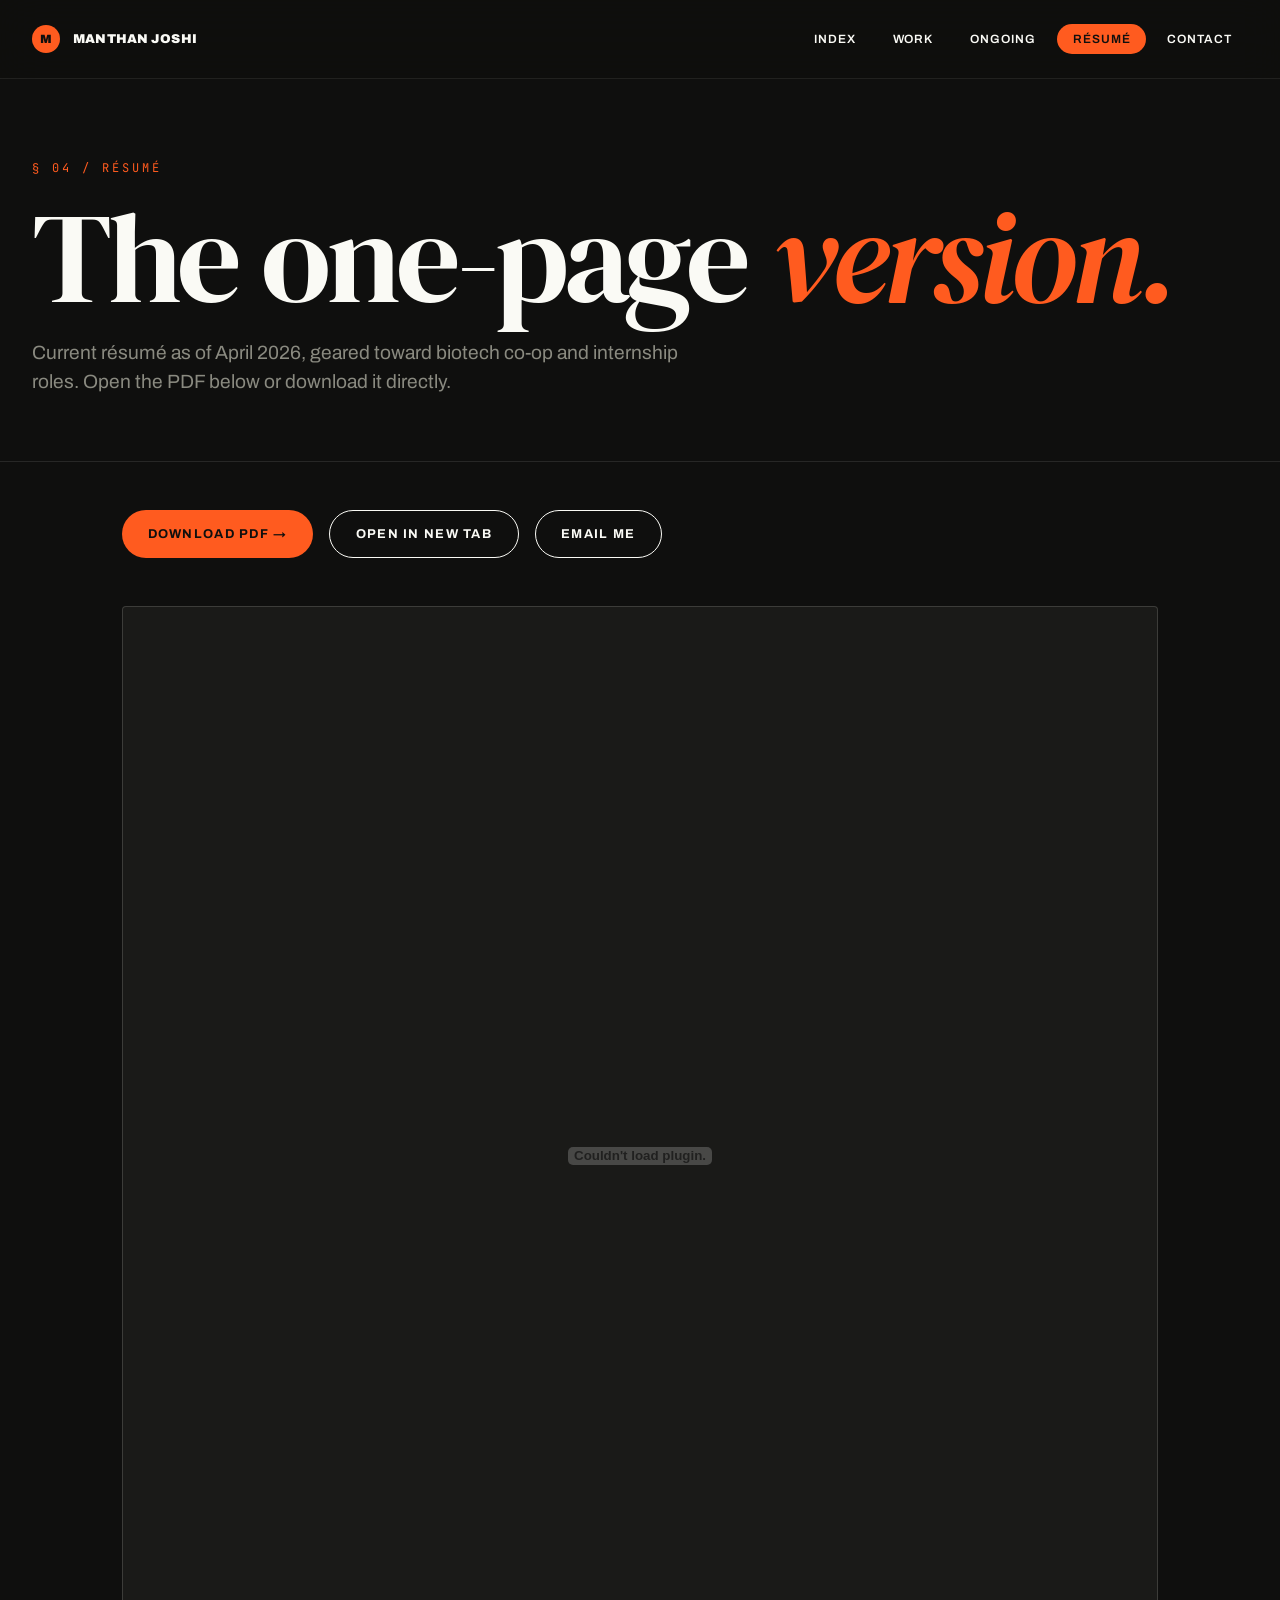
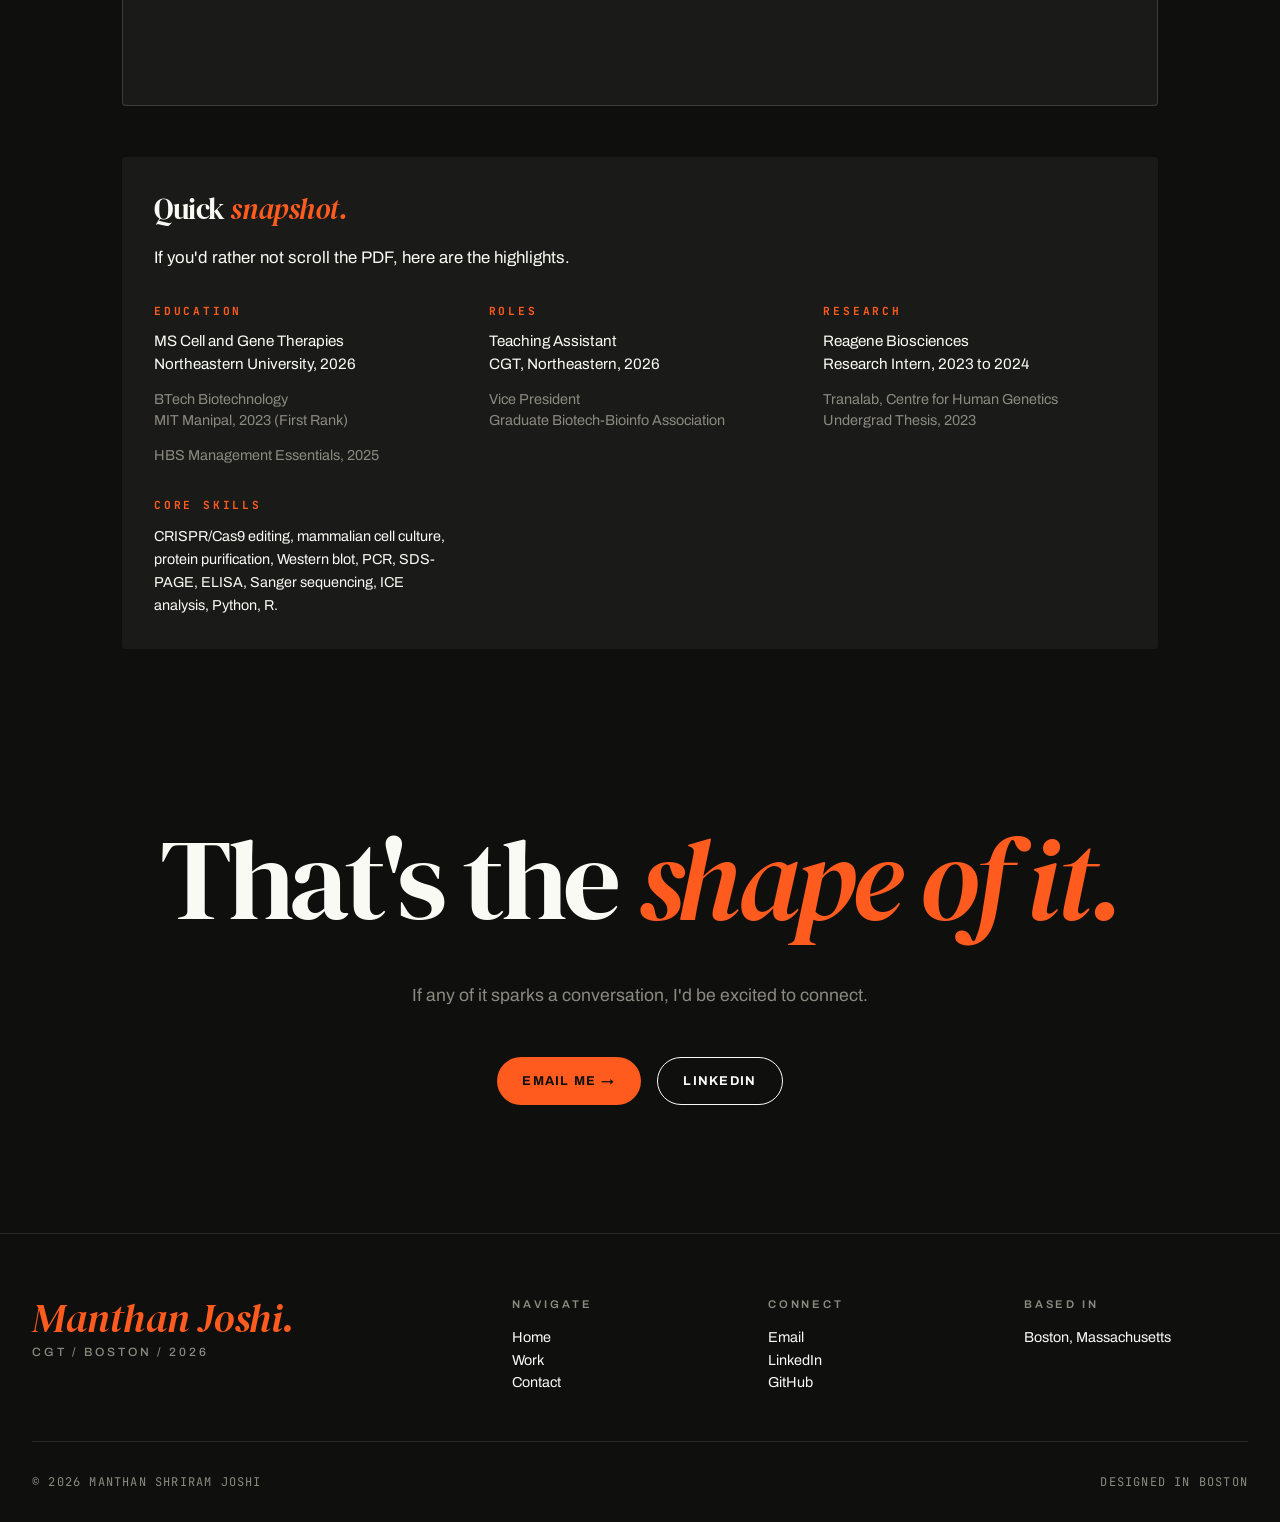
<file: resume.html>
<!DOCTYPE html>
<html lang="en">
<head>
<meta charset="UTF-8">
<meta name="viewport" content="width=device-width, initial-scale=1.0">
<title>Résumé — Manthan Joshi</title>
<link rel="preconnect" href="https://fonts.googleapis.com">
<link rel="preconnect" href="https://fonts.gstatic.com" crossorigin>
<link href="https://fonts.googleapis.com/css2?family=Archivo:wght@400;500;600;700;800;900&family=DM+Serif+Display:ital@0;1&family=JetBrains+Mono:wght@400&display=swap" rel="stylesheet">
<link rel="stylesheet" href="styles.css">
</head>
<body>

<nav>
  <a href="index.html" class="brand"><span class="mark">M</span><span>MANTHAN JOSHI</span></a>
  <div class="nav-links">
    <a href="index.html">Index</a>    <a href="projects.html">Work</a>
    <a href="ongoing.html">Ongoing</a>
    <a href="resume.html" class="current">Résumé</a>
    <a href="contact.html">Contact</a>
  </div>
</nav>

<section class="page-hero">
  <div class="kicker">§ 04 / Résumé</div>
  <h1>The one-page <span class="it">version.</span></h1>
  <p class="subtitle">Current résumé as of April 2026, geared toward biotech co-op and internship roles. Open the PDF below or download it directly.</p>
</section>

<section class="resume-page">
  <div class="resume-actions">
    <a href="resume.pdf" download class="btn btn-primary">Download PDF →</a>
    <a href="resume.pdf" target="_blank" class="btn btn-ghost">Open in New Tab</a>
    <a href="mailto:manthan2001@gmail.com" class="btn btn-ghost">Email Me</a>
  </div>

  <embed src="resume.pdf" type="application/pdf" class="resume-embed">

  <div style="margin-top:3rem;padding:2rem;background:var(--panel);border-radius:4px">
    <h3 style="font-family:'DM Serif Display',serif;font-size:1.8rem;font-weight:400;margin-bottom:1rem;letter-spacing:-0.015em">Quick <span style="font-style:italic;color:var(--accent)">snapshot.</span></h3>
    <p style="font-size:1.05rem;line-height:1.6;margin-bottom:1.5rem">If you'd rather not scroll the PDF, here are the highlights.</p>

    <div style="display:grid;grid-template-columns:repeat(auto-fit,minmax(240px,1fr));gap:2rem;margin-top:2rem">
      <div>
        <h4 style="font-family:'JetBrains Mono',monospace;font-size:0.7rem;letter-spacing:0.25em;text-transform:uppercase;color:var(--accent);margin-bottom:0.8rem">Education</h4>
        <p style="font-size:0.95rem;line-height:1.5;color:var(--ink)">MS Cell and Gene Therapies<br>Northeastern University, 2026</p>
        <p style="font-size:0.9rem;line-height:1.5;color:var(--ink-dim);margin-top:0.8rem">BTech Biotechnology<br>MIT Manipal, 2023 (First Rank)</p>
        <p style="font-size:0.9rem;line-height:1.5;color:var(--ink-dim);margin-top:0.8rem">HBS Management Essentials, 2025</p>
      </div>

      <div>
        <h4 style="font-family:'JetBrains Mono',monospace;font-size:0.7rem;letter-spacing:0.25em;text-transform:uppercase;color:var(--accent);margin-bottom:0.8rem">Roles</h4>
        <p style="font-size:0.95rem;line-height:1.5;color:var(--ink)">Teaching Assistant<br>CGT, Northeastern, 2026</p>
        <p style="font-size:0.9rem;line-height:1.5;color:var(--ink-dim);margin-top:0.8rem">Vice President<br>Graduate Biotech-Bioinfo Association</p>
      </div>

      <div>
        <h4 style="font-family:'JetBrains Mono',monospace;font-size:0.7rem;letter-spacing:0.25em;text-transform:uppercase;color:var(--accent);margin-bottom:0.8rem">Research</h4>
        <p style="font-size:0.95rem;line-height:1.5;color:var(--ink)">Reagene Biosciences<br>Research Intern, 2023 to 2024</p>
        <p style="font-size:0.9rem;line-height:1.5;color:var(--ink-dim);margin-top:0.8rem">Tranalab, Centre for Human Genetics<br>Undergrad Thesis, 2023</p>
      </div>

      <div>
        <h4 style="font-family:'JetBrains Mono',monospace;font-size:0.7rem;letter-spacing:0.25em;text-transform:uppercase;color:var(--accent);margin-bottom:0.8rem">Core skills</h4>
        <p style="font-size:0.9rem;line-height:1.6;color:var(--ink)">CRISPR/Cas9 editing, mammalian cell culture, protein purification, Western blot, PCR, SDS-PAGE, ELISA, Sanger sequencing, ICE analysis, Python, R.</p>
      </div>
    </div>
  </div>
</section>

<section class="cta-block">
  <h2>That's the <span class="it">shape of it.</span></h2>
  <p class="sub">If any of it sparks a conversation, I'd be excited to connect.</p>
  <div class="cta-row">
    <a href="mailto:manthan2001@gmail.com" class="btn btn-primary">Email Me →</a>
    <a href="https://www.linkedin.com/in/manthansjoshi/" class="btn btn-ghost" target="_blank">LinkedIn</a>
  </div>
</section>

<footer>
  <div class="footer-grid">
    <div class="footer-brand">Manthan <em>Joshi.</em><span>CGT / Boston / 2026</span></div>
    <div>
      <h4>Navigate</h4>
      <a href="index.html">Home</a>      <a href="projects.html">Work</a>
      <a href="contact.html">Contact</a>
    </div>
    <div>
      <h4>Connect</h4>
      <a href="mailto:manthan2001@gmail.com">Email</a>
      <a href="https://www.linkedin.com/in/manthansjoshi/" target="_blank">LinkedIn</a>
      <a href="https://github.com/manthan-joshi" target="_blank">GitHub</a>
    </div>
    <div>
      <h4>Based in</h4>
      <a>Boston, Massachusetts</a>
    </div>
  </div>
  <div class="footer-bottom">
    <div>© 2026 MANTHAN SHRIRAM JOSHI</div>
    <div>DESIGNED IN BOSTON</div>
  </div>
</footer>

</body>
</html>
</file>
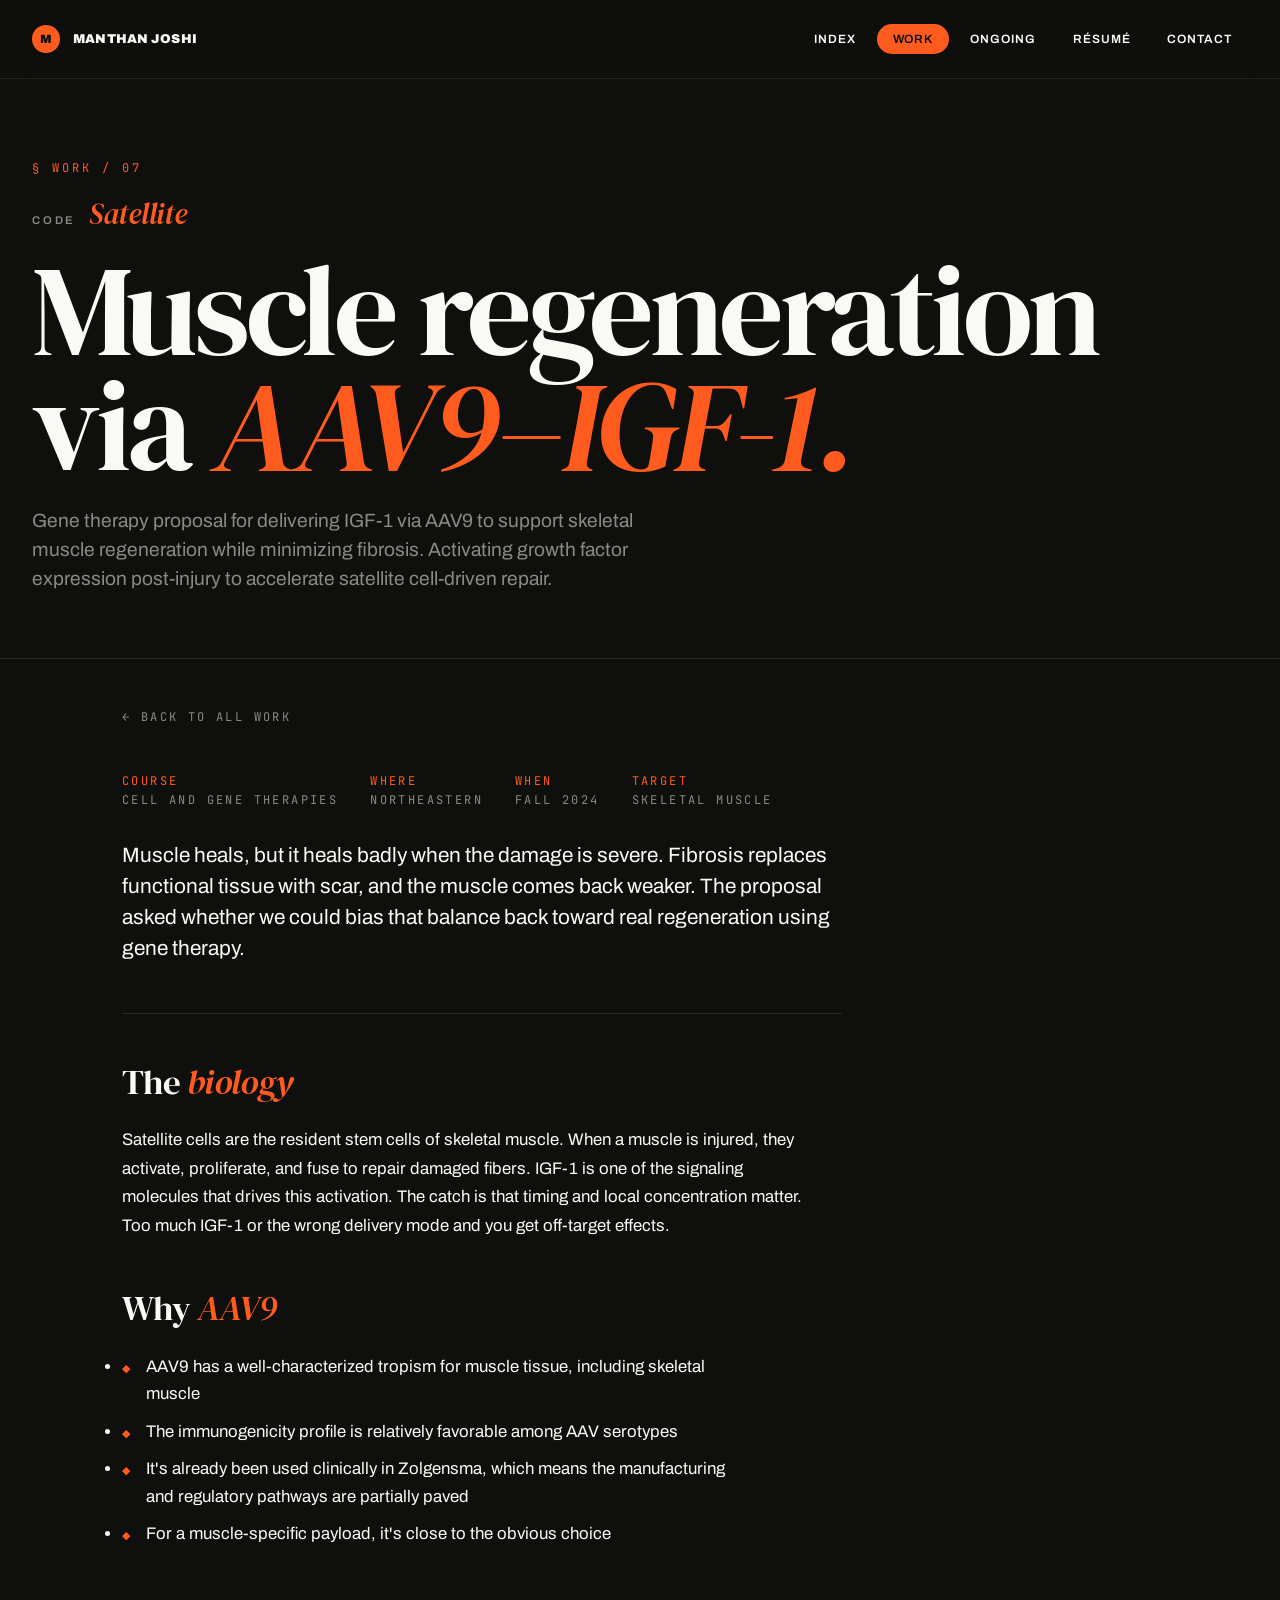
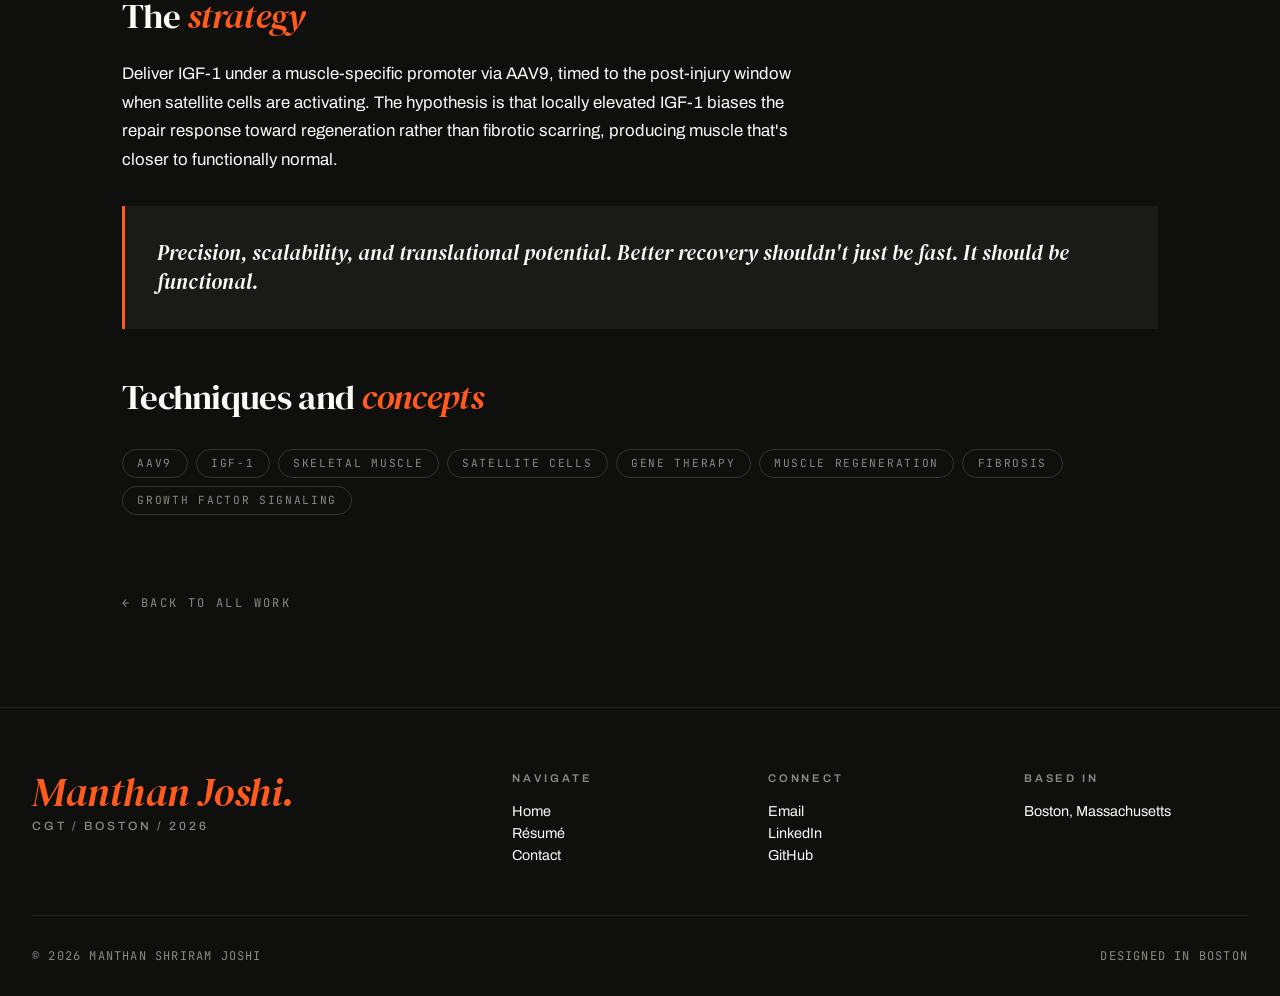
<file: projects/aav9-igf1.html>
<!DOCTYPE html>
<html lang="en">
<head>
<meta charset="UTF-8">
<meta name="viewport" content="width=device-width, initial-scale=1.0">
<title>Muscle Regeneration via AAV9–IGF-1 — Manthan Joshi</title>
<link rel="preconnect" href="https://fonts.googleapis.com">
<link rel="preconnect" href="https://fonts.gstatic.com" crossorigin>
<link href="https://fonts.googleapis.com/css2?family=Archivo:wght@400;500;600;700;800;900&family=DM+Serif+Display:ital@0;1&family=JetBrains+Mono:wght@400&display=swap" rel="stylesheet">
<link rel="stylesheet" href="../styles.css">
</head>
<body>

<nav>
  <a href="../index.html" class="brand"><span class="mark">M</span><span>MANTHAN JOSHI</span></a>
  <div class="nav-links">
    <a href="../index.html">Index</a>    <a href="../projects.html" class="current">Work</a>
    <a href="../ongoing.html">Ongoing</a>
    <a href="../resume.html">Résumé</a>
    <a href="../contact.html">Contact</a>
  </div>
</nav>

<section class="page-hero">
  <div class="kicker">§ Work / 07</div>
  <div class="code-stamp"><span class="stamp-label">Code</span><span class="stamp-name">Satellite</span></div>
  <h1>Muscle regeneration via <span class="it">AAV9–IGF-1.</span></h1>
  <p class="subtitle">Gene therapy proposal for delivering IGF-1 via AAV9 to support skeletal muscle regeneration while minimizing fibrosis. Activating growth factor expression post-injury to accelerate satellite cell-driven repair.</p>
</section>

<article class="proj-page">
  <a href="../projects.html" class="back">← Back to all work</a>

  <div class="meta-row">
    <div class="item"><strong>Course</strong>Cell and Gene Therapies</div>
    <div class="item"><strong>Where</strong>Northeastern</div>
    <div class="item"><strong>When</strong>Fall 2024</div>
    <div class="item"><strong>Target</strong>Skeletal muscle</div>
  </div>

  <p class="lead">Muscle heals, but it heals badly when the damage is severe. Fibrosis replaces functional tissue with scar, and the muscle comes back weaker. The proposal asked whether we could bias that balance back toward real regeneration using gene therapy.</p>

  <h2>The <span class="it">biology</span></h2>
  <p>Satellite cells are the resident stem cells of skeletal muscle. When a muscle is injured, they activate, proliferate, and fuse to repair damaged fibers. IGF-1 is one of the signaling molecules that drives this activation. The catch is that timing and local concentration matter. Too much IGF-1 or the wrong delivery mode and you get off-target effects.</p>

  <h2>Why <span class="it">AAV9</span></h2>
  <ul>
    <li>AAV9 has a well-characterized tropism for muscle tissue, including skeletal muscle</li>
    <li>The immunogenicity profile is relatively favorable among AAV serotypes</li>
    <li>It's already been used clinically in Zolgensma, which means the manufacturing and regulatory pathways are partially paved</li>
    <li>For a muscle-specific payload, it's close to the obvious choice</li>
  </ul>

  <h2>The <span class="it">strategy</span></h2>
  <p>Deliver IGF-1 under a muscle-specific promoter via AAV9, timed to the post-injury window when satellite cells are activating. The hypothesis is that locally elevated IGF-1 biases the repair response toward regeneration rather than fibrotic scarring, producing muscle that's closer to functionally normal.</p>
  <div class="callout">Precision, scalability, and translational potential. Better recovery shouldn't just be fast. It should be functional.</div>

  <h2>Techniques and <span class="it">concepts</span></h2>
  <div class="tag-row">
    <span class="tag">AAV9</span>
    <span class="tag">IGF-1</span>
    <span class="tag">Skeletal muscle</span>
    <span class="tag">Satellite cells</span>
    <span class="tag">Gene therapy</span>
    <span class="tag">Muscle regeneration</span>
    <span class="tag">Fibrosis</span>
    <span class="tag">Growth factor signaling</span>
  </div>

  <a href="../projects.html" class="back" style="margin-top:3rem">← Back to all work</a>
</article>

<footer>
  <div class="footer-grid">
    <div class="footer-brand">Manthan <em>Joshi.</em><span>CGT / Boston / 2026</span></div>
    <div>
      <h4>Navigate</h4>
      <a href="../index.html">Home</a>      <a href="../resume.html">Résumé</a>
      <a href="../contact.html">Contact</a>
    </div>
    <div>
      <h4>Connect</h4>
      <a href="mailto:manthan2001@gmail.com">Email</a>
      <a href="https://www.linkedin.com/in/manthansjoshi/" target="_blank">LinkedIn</a>
      <a href="https://github.com/manthan-joshi" target="_blank">GitHub</a>
    </div>
    <div>
      <h4>Based in</h4>
      <a>Boston, Massachusetts</a>
    </div>
  </div>
  <div class="footer-bottom">
    <div>© 2026 MANTHAN SHRIRAM JOSHI</div>
    <div>DESIGNED IN BOSTON</div>
  </div>
</footer>

</body>
</html>
</file>
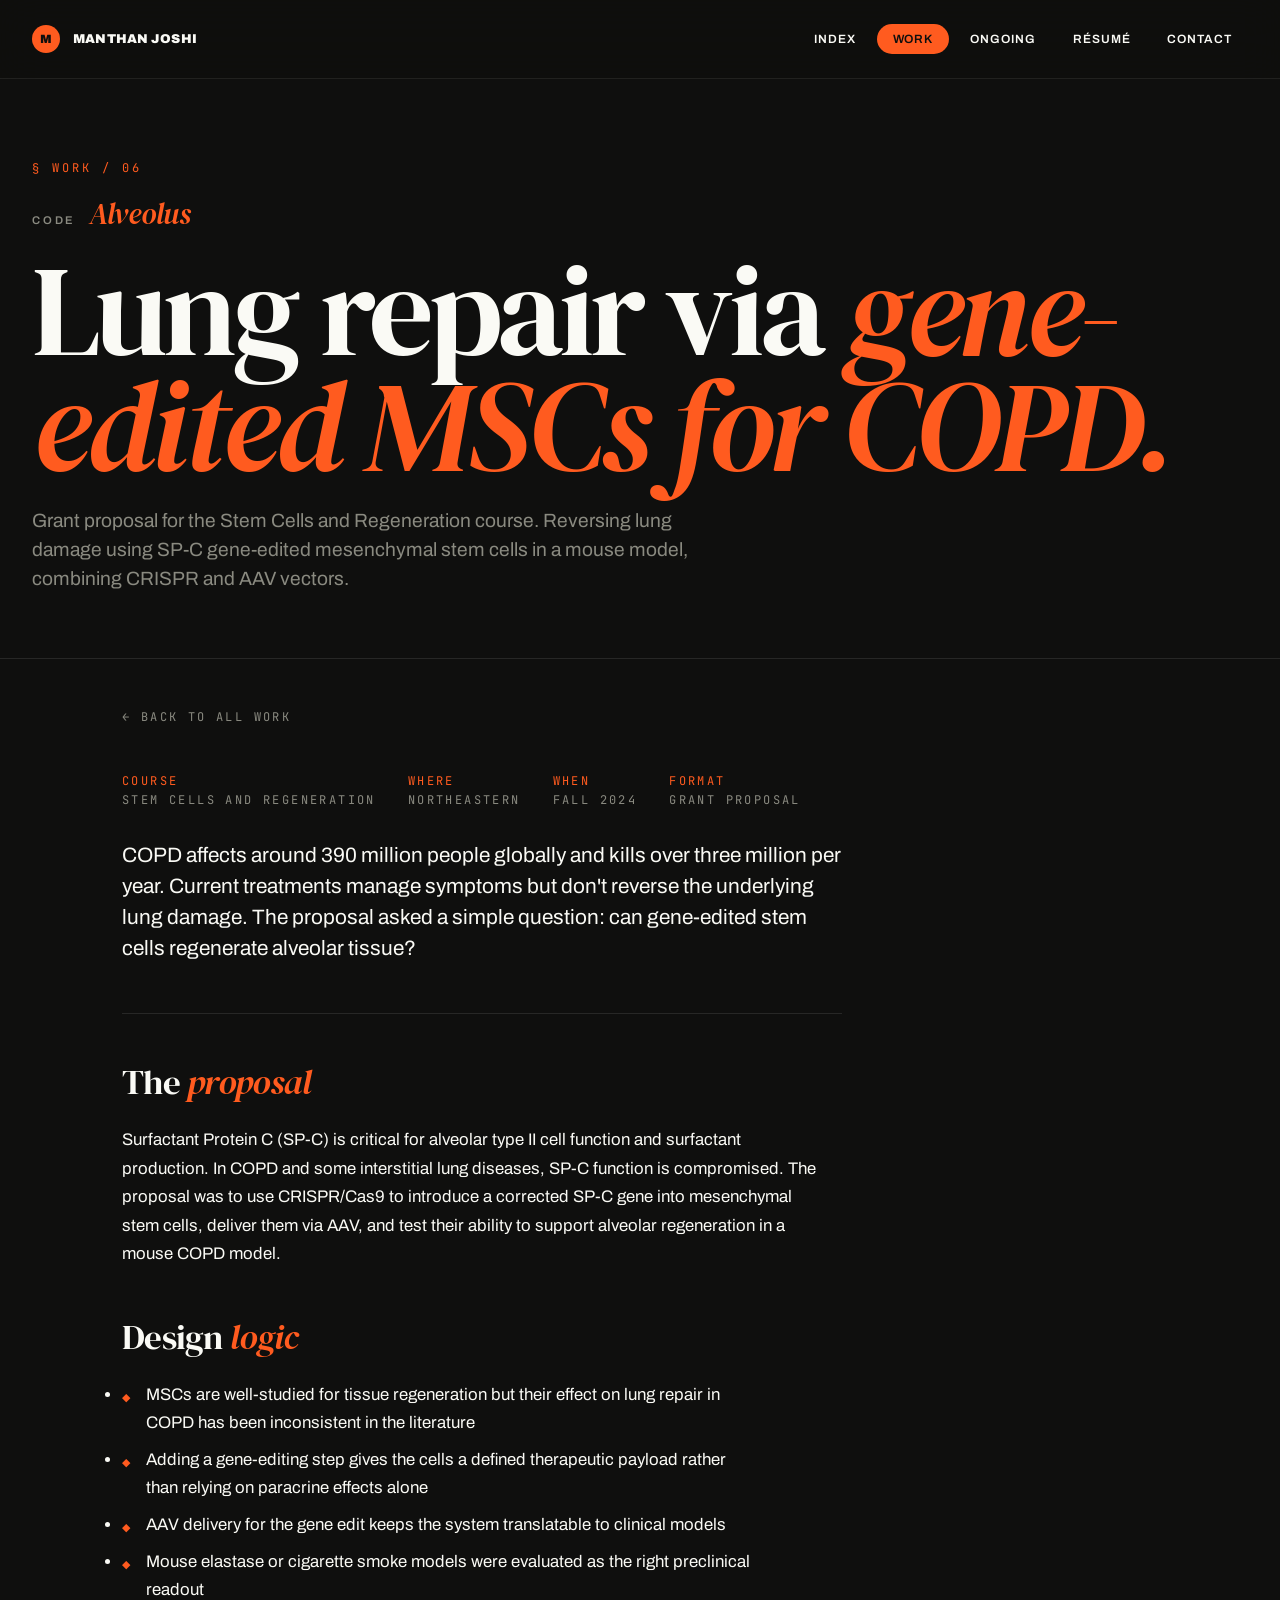
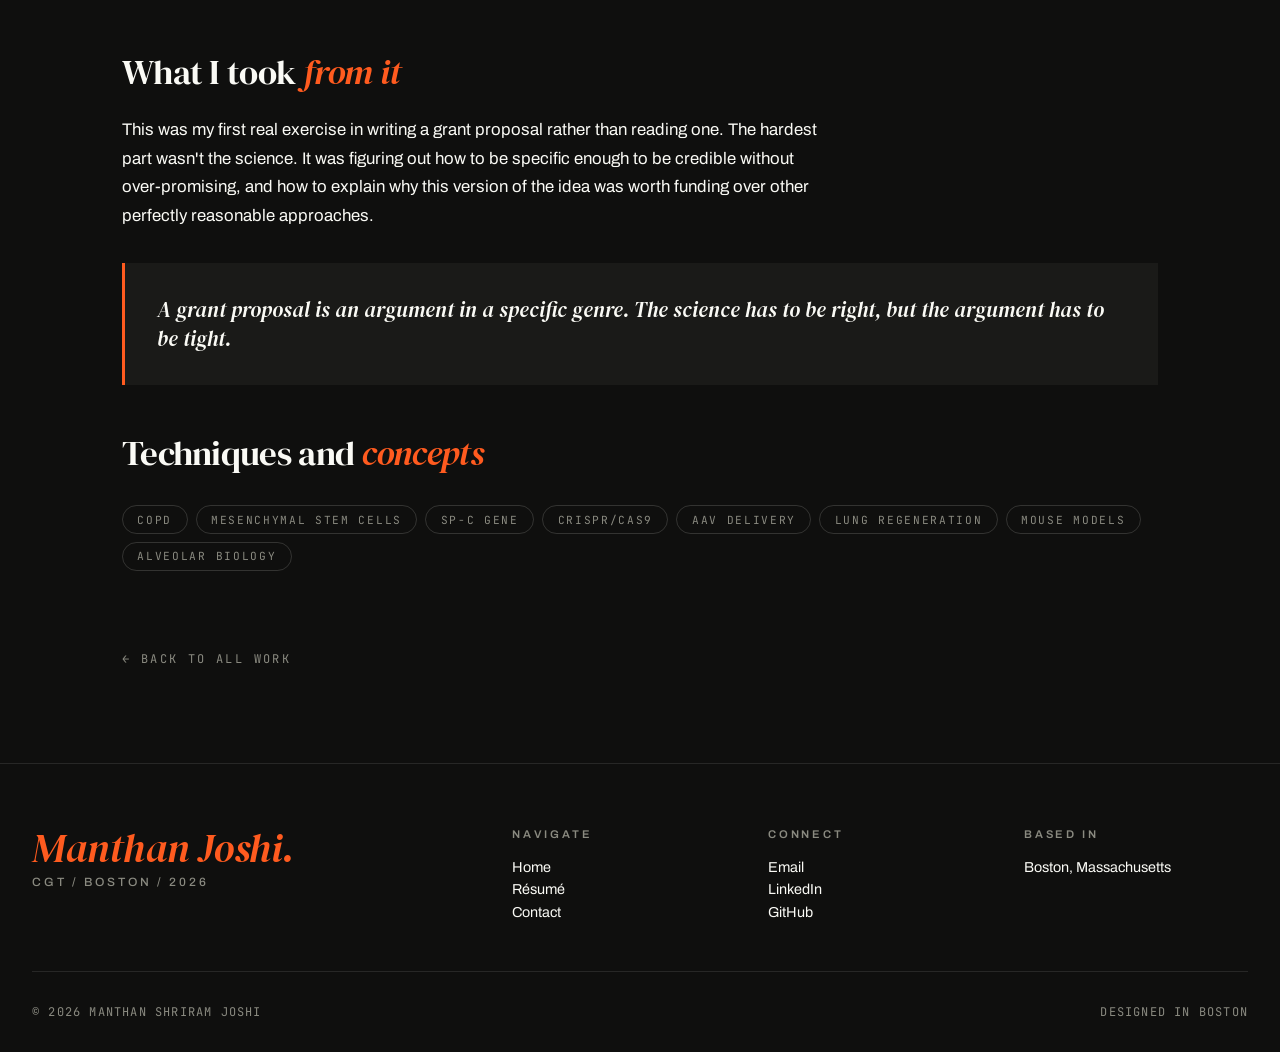
<file: projects/copd-msc.html>
<!DOCTYPE html>
<html lang="en">
<head>
<meta charset="UTF-8">
<meta name="viewport" content="width=device-width, initial-scale=1.0">
<title>Lung Repair via Gene-Edited MSCs for COPD — Manthan Joshi</title>
<link rel="preconnect" href="https://fonts.googleapis.com">
<link rel="preconnect" href="https://fonts.gstatic.com" crossorigin>
<link href="https://fonts.googleapis.com/css2?family=Archivo:wght@400;500;600;700;800;900&family=DM+Serif+Display:ital@0;1&family=JetBrains+Mono:wght@400&display=swap" rel="stylesheet">
<link rel="stylesheet" href="../styles.css">
</head>
<body>

<nav>
  <a href="../index.html" class="brand"><span class="mark">M</span><span>MANTHAN JOSHI</span></a>
  <div class="nav-links">
    <a href="../index.html">Index</a>    <a href="../projects.html" class="current">Work</a>
    <a href="../ongoing.html">Ongoing</a>
    <a href="../resume.html">Résumé</a>
    <a href="../contact.html">Contact</a>
  </div>
</nav>

<section class="page-hero">
  <div class="kicker">§ Work / 06</div>
  <div class="code-stamp"><span class="stamp-label">Code</span><span class="stamp-name">Alveolus</span></div>
  <h1>Lung repair via <span class="it">gene-edited MSCs for COPD.</span></h1>
  <p class="subtitle">Grant proposal for the Stem Cells and Regeneration course. Reversing lung damage using SP-C gene-edited mesenchymal stem cells in a mouse model, combining CRISPR and AAV vectors.</p>
</section>

<article class="proj-page">
  <a href="../projects.html" class="back">← Back to all work</a>

  <div class="meta-row">
    <div class="item"><strong>Course</strong>Stem Cells and Regeneration</div>
    <div class="item"><strong>Where</strong>Northeastern</div>
    <div class="item"><strong>When</strong>Fall 2024</div>
    <div class="item"><strong>Format</strong>Grant proposal</div>
  </div>

  <p class="lead">COPD affects around 390 million people globally and kills over three million per year. Current treatments manage symptoms but don't reverse the underlying lung damage. The proposal asked a simple question: can gene-edited stem cells regenerate alveolar tissue?</p>

  <h2>The <span class="it">proposal</span></h2>
  <p>Surfactant Protein C (SP-C) is critical for alveolar type II cell function and surfactant production. In COPD and some interstitial lung diseases, SP-C function is compromised. The proposal was to use CRISPR/Cas9 to introduce a corrected SP-C gene into mesenchymal stem cells, deliver them via AAV, and test their ability to support alveolar regeneration in a mouse COPD model.</p>

  <h2>Design <span class="it">logic</span></h2>
  <ul>
    <li>MSCs are well-studied for tissue regeneration but their effect on lung repair in COPD has been inconsistent in the literature</li>
    <li>Adding a gene-editing step gives the cells a defined therapeutic payload rather than relying on paracrine effects alone</li>
    <li>AAV delivery for the gene edit keeps the system translatable to clinical models</li>
    <li>Mouse elastase or cigarette smoke models were evaluated as the right preclinical readout</li>
  </ul>

  <h2>What I took <span class="it">from it</span></h2>
  <p>This was my first real exercise in writing a grant proposal rather than reading one. The hardest part wasn't the science. It was figuring out how to be specific enough to be credible without over-promising, and how to explain why this version of the idea was worth funding over other perfectly reasonable approaches.</p>
  <div class="callout">A grant proposal is an argument in a specific genre. The science has to be right, but the argument has to be tight.</div>

  <h2>Techniques and <span class="it">concepts</span></h2>
  <div class="tag-row">
    <span class="tag">COPD</span>
    <span class="tag">Mesenchymal stem cells</span>
    <span class="tag">SP-C gene</span>
    <span class="tag">CRISPR/Cas9</span>
    <span class="tag">AAV delivery</span>
    <span class="tag">Lung regeneration</span>
    <span class="tag">Mouse models</span>
    <span class="tag">Alveolar biology</span>
  </div>

  <a href="../projects.html" class="back" style="margin-top:3rem">← Back to all work</a>
</article>

<footer>
  <div class="footer-grid">
    <div class="footer-brand">Manthan <em>Joshi.</em><span>CGT / Boston / 2026</span></div>
    <div>
      <h4>Navigate</h4>
      <a href="../index.html">Home</a>      <a href="../resume.html">Résumé</a>
      <a href="../contact.html">Contact</a>
    </div>
    <div>
      <h4>Connect</h4>
      <a href="mailto:manthan2001@gmail.com">Email</a>
      <a href="https://www.linkedin.com/in/manthansjoshi/" target="_blank">LinkedIn</a>
      <a href="https://github.com/manthan-joshi" target="_blank">GitHub</a>
    </div>
    <div>
      <h4>Based in</h4>
      <a>Boston, Massachusetts</a>
    </div>
  </div>
  <div class="footer-bottom">
    <div>© 2026 MANTHAN SHRIRAM JOSHI</div>
    <div>DESIGNED IN BOSTON</div>
  </div>
</footer>

</body>
</html>
</file>
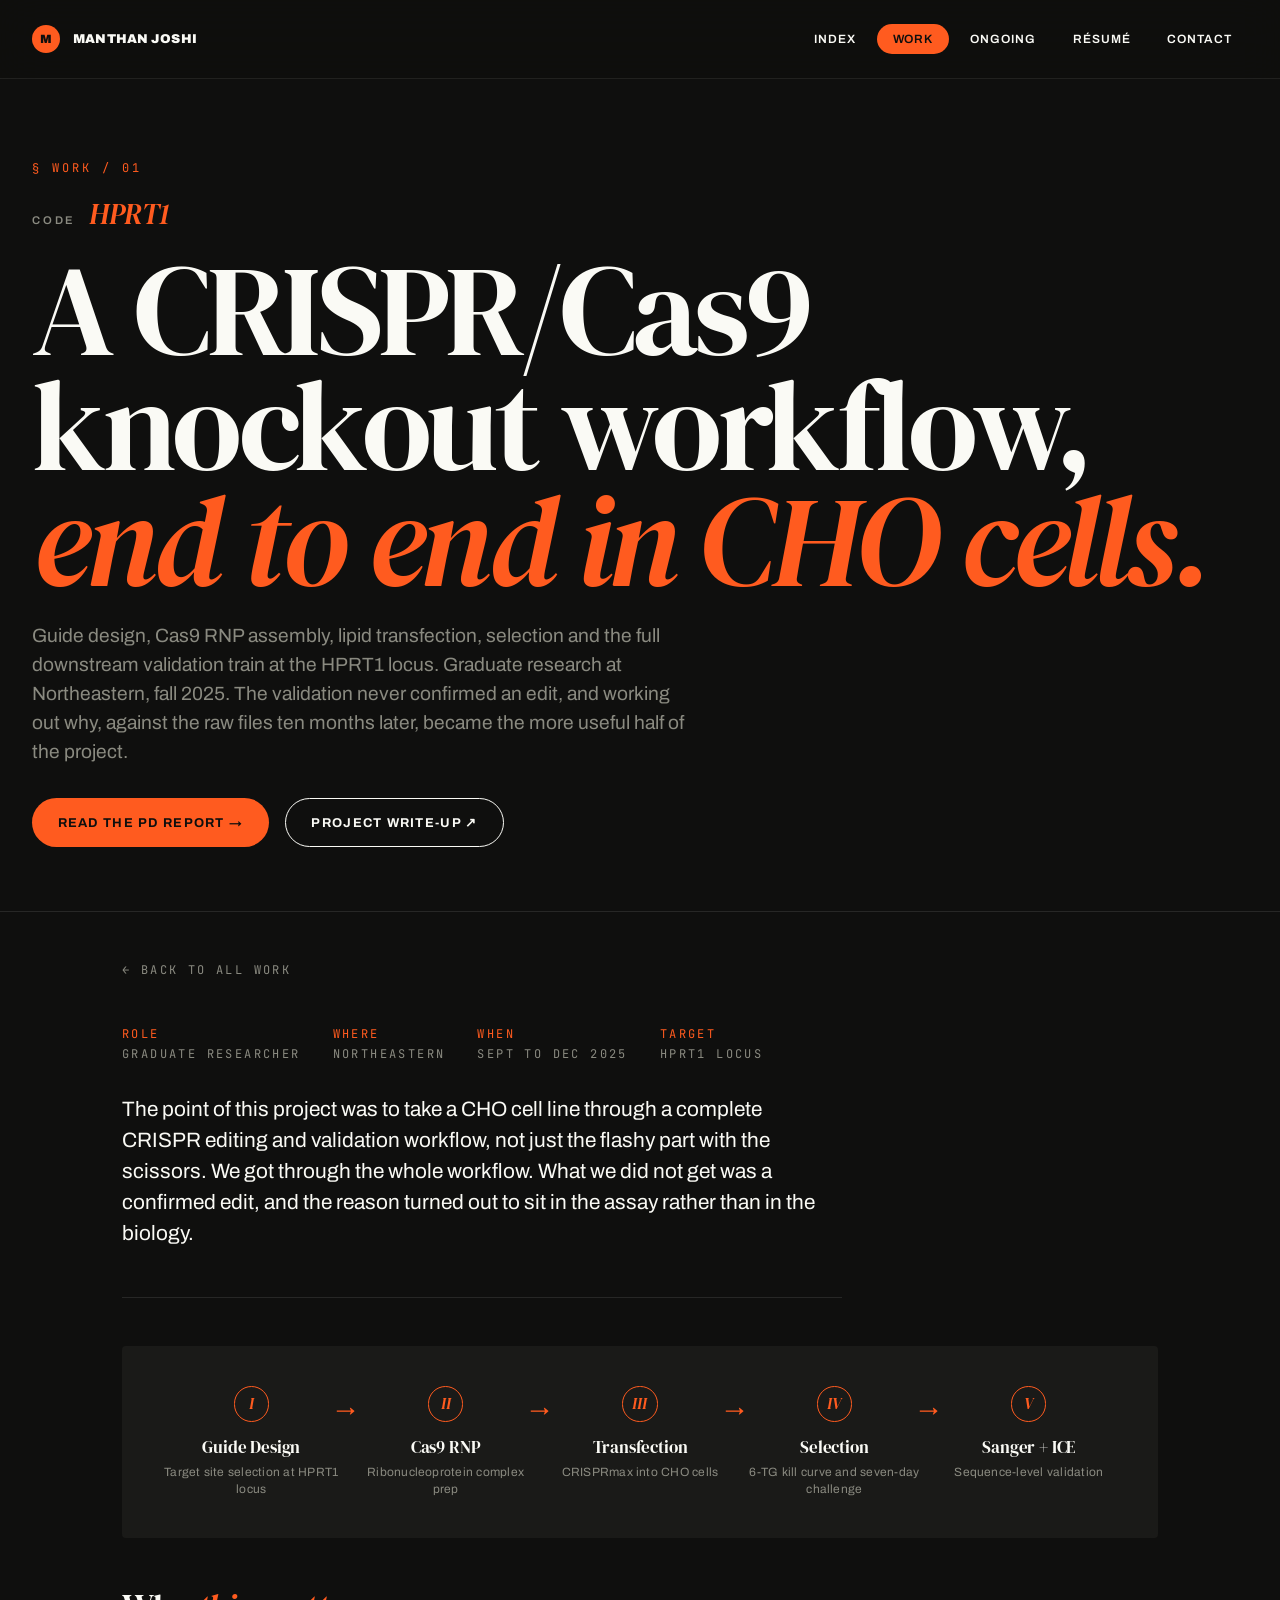
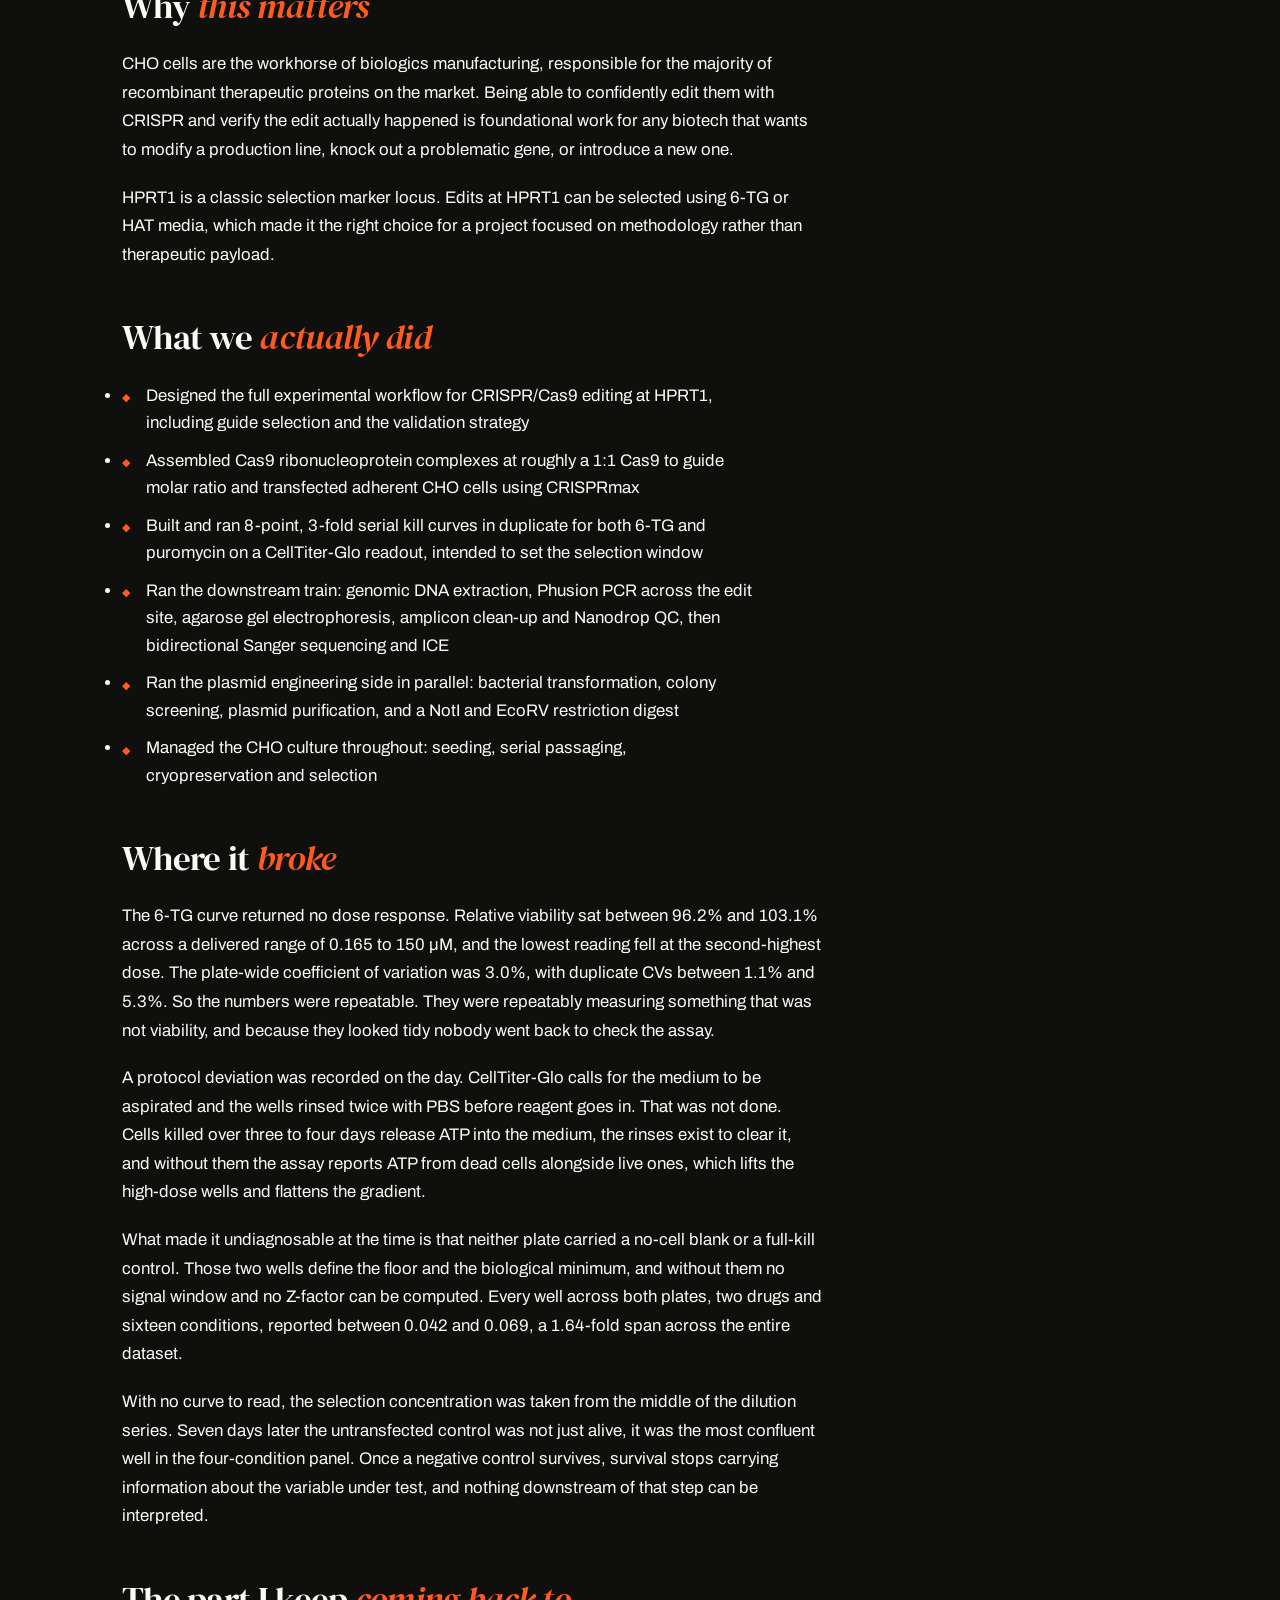
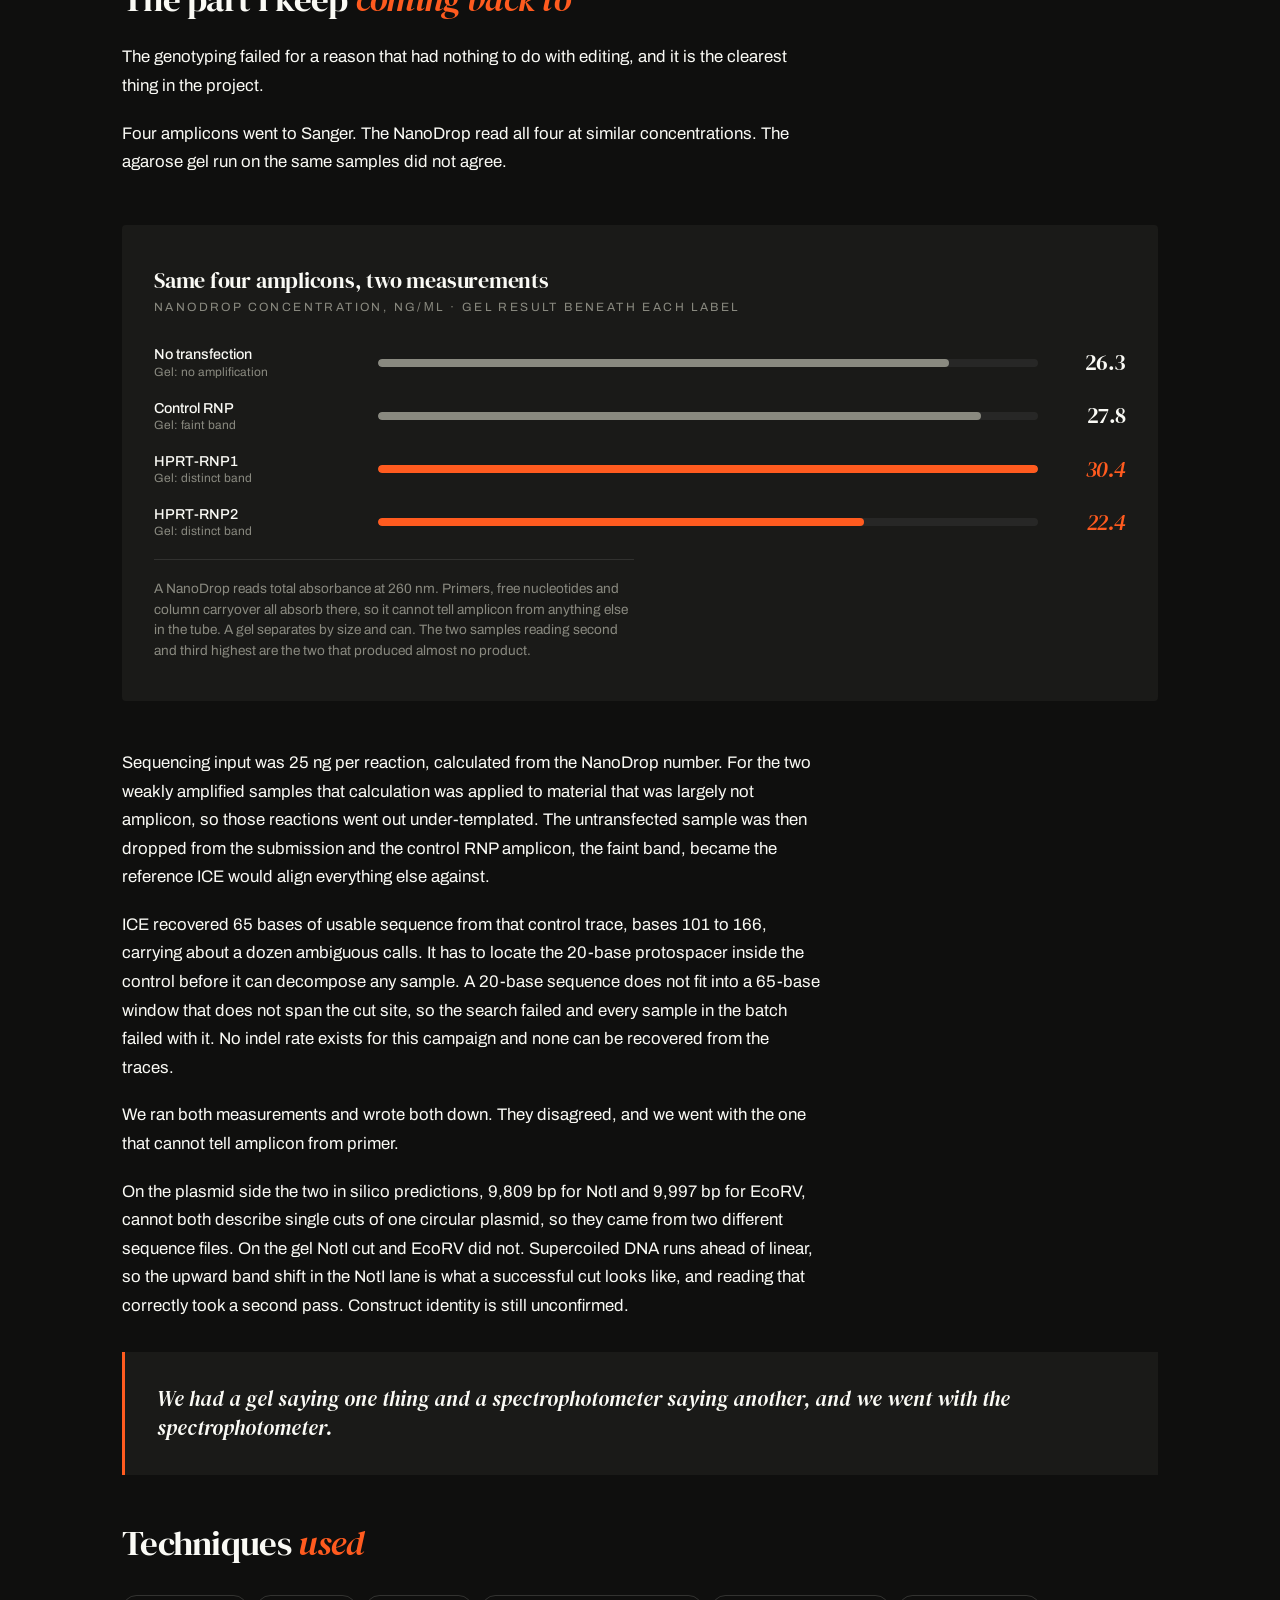
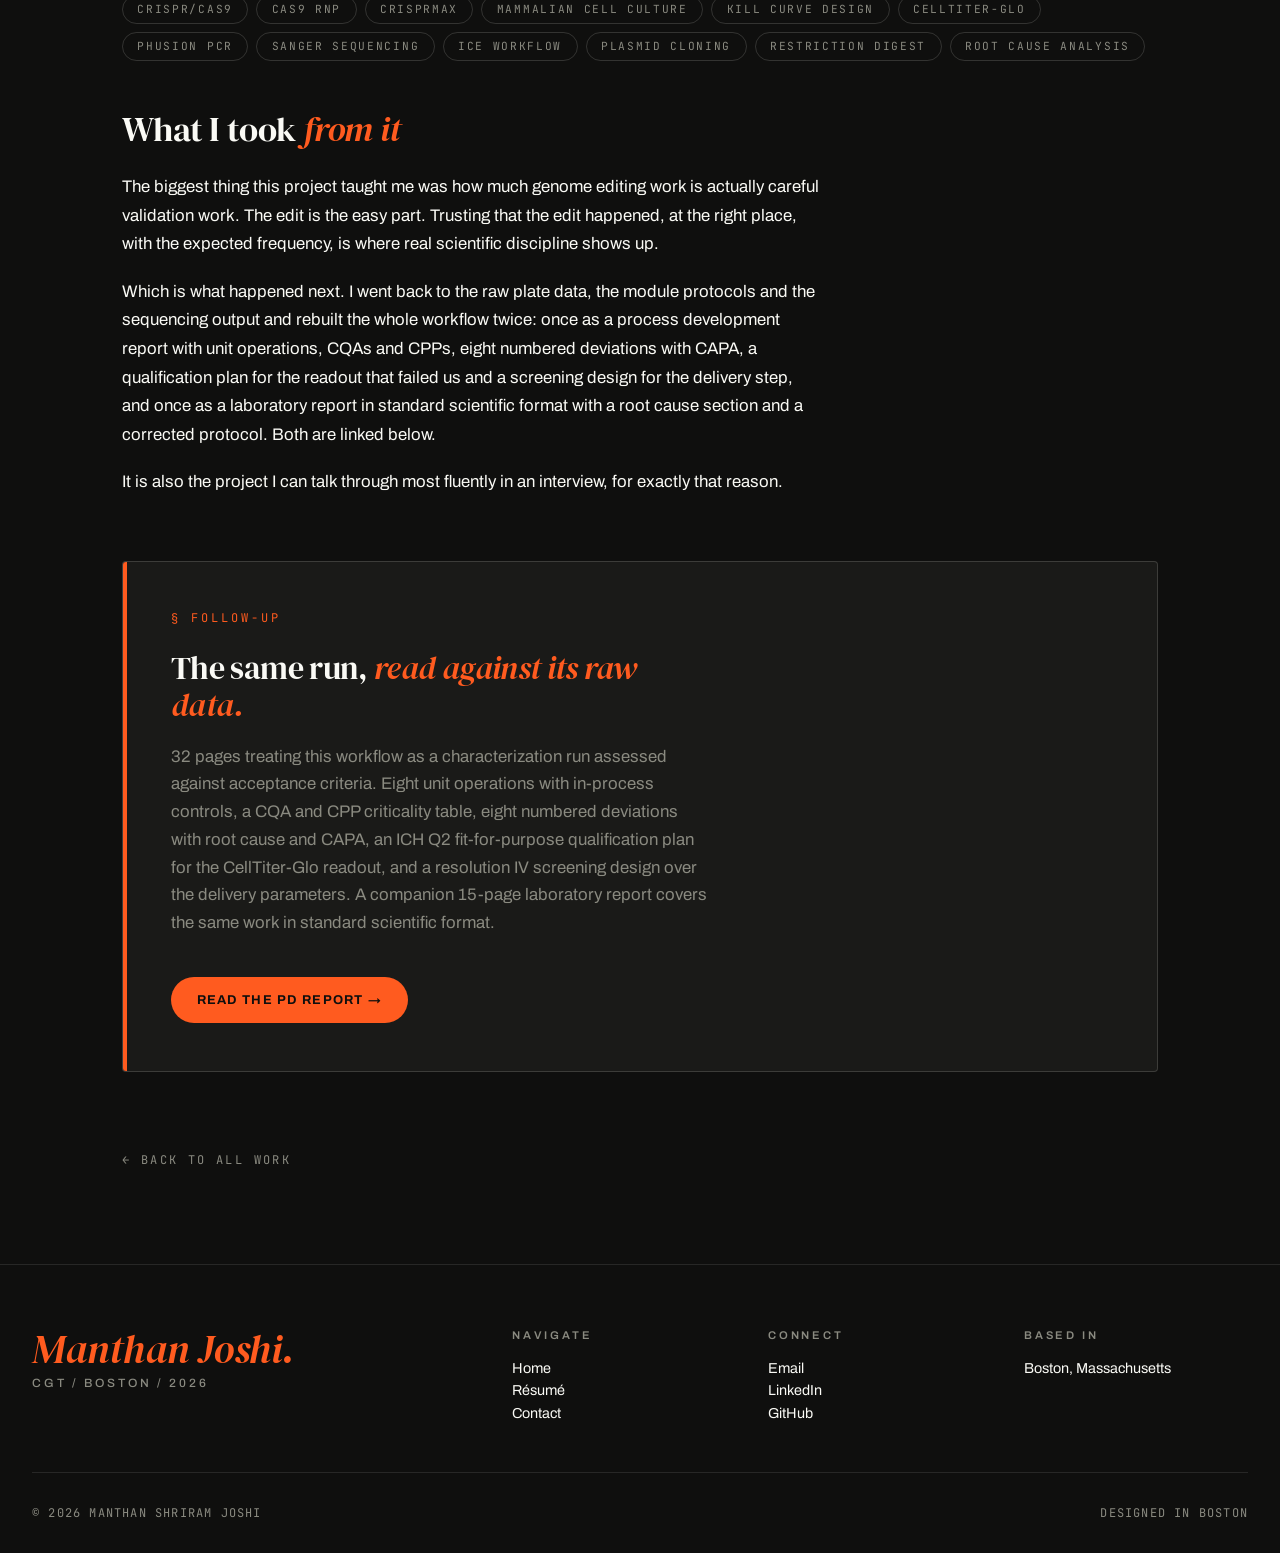
<file: projects/crispr-thesis.html>
<!DOCTYPE html>
<html lang="en">
<head>
<meta charset="UTF-8">
<meta name="viewport" content="width=device-width, initial-scale=1.0">
<title>CRISPR/Cas9 in CHO Cells — Manthan Joshi</title>
<link rel="preconnect" href="https://fonts.googleapis.com">
<link rel="preconnect" href="https://fonts.gstatic.com" crossorigin>
<link href="https://fonts.googleapis.com/css2?family=Archivo:wght@400;500;600;700;800;900&family=DM+Serif+Display:ital@0;1&family=JetBrains+Mono:wght@400&display=swap" rel="stylesheet">
<link rel="stylesheet" href="../styles.css">
</head>
<body>

<nav>
  <a href="../index.html" class="brand"><span class="mark">M</span><span>MANTHAN JOSHI</span></a>
  <div class="nav-links">
    <a href="../index.html">Index</a>    <a href="../projects.html" class="current">Work</a>
    <a href="../ongoing.html">Ongoing</a>
    <a href="../resume.html">Résumé</a>
    <a href="../contact.html">Contact</a>
  </div>
</nav>

<section class="page-hero">
  <div class="kicker">§ Work / 01</div>
  <div class="code-stamp"><span class="stamp-label">Code</span><span class="stamp-name">HPRT1</span></div>
  <h1>A CRISPR/Cas9 knockout workflow, <span class="it">end to end in CHO cells.</span></h1>
  <p class="subtitle">Guide design, Cas9 RNP assembly, lipid transfection, selection and the full downstream validation train at the HPRT1 locus. Graduate research at Northeastern, fall 2025. The validation never confirmed an edit, and working out why, against the raw files ten months later, became the more useful half of the project.</p>
  <div class="hero-actions">
    <a href="pd-report.html" class="btn btn-primary">Read the PD Report →</a>
    <a href="https://manthan-joshi.github.io/CRISPR-Project/" target="_blank" rel="noopener" class="btn btn-ghost">Project Write-up ↗</a>
  </div>
</section>

<article class="proj-page">
  <a href="../projects.html" class="back">← Back to all work</a>

  <div class="meta-row">
    <div class="item"><strong>Role</strong>Graduate researcher</div>
    <div class="item"><strong>Where</strong>Northeastern</div>
    <div class="item"><strong>When</strong>Sept to Dec 2025</div>
    <div class="item"><strong>Target</strong>HPRT1 locus</div>
  </div>

  <p class="lead">The point of this project was to take a CHO cell line through a complete CRISPR editing and validation workflow, not just the flashy part with the scissors. We got through the whole workflow. What we did not get was a confirmed edit, and the reason turned out to sit in the assay rather than in the biology.</p>

  <div class="workflow">
    <div class="workflow-step">
      <div class="num">I</div>
      <h5>Guide Design</h5>
      <p>Target site selection at HPRT1 locus</p>
    </div>
    <div class="workflow-step">
      <div class="num">II</div>
      <h5>Cas9 RNP</h5>
      <p>Ribonucleoprotein complex prep</p>
    </div>
    <div class="workflow-step">
      <div class="num">III</div>
      <h5>Transfection</h5>
      <p>CRISPRmax into CHO cells</p>
    </div>
    <div class="workflow-step">
      <div class="num">IV</div>
      <h5>Selection</h5>
      <p>6-TG kill curve and seven-day challenge</p>
    </div>
    <div class="workflow-step">
      <div class="num">V</div>
      <h5>Sanger + ICE</h5>
      <p>Sequence-level validation</p>
    </div>
  </div>

  <h2>Why <span class="it">this matters</span></h2>
  <p>CHO cells are the workhorse of biologics manufacturing, responsible for the majority of recombinant therapeutic proteins on the market. Being able to confidently edit them with CRISPR and verify the edit actually happened is foundational work for any biotech that wants to modify a production line, knock out a problematic gene, or introduce a new one.</p>
  <p>HPRT1 is a classic selection marker locus. Edits at HPRT1 can be selected using 6-TG or HAT media, which made it the right choice for a project focused on methodology rather than therapeutic payload.</p>

  <h2>What we <span class="it">actually did</span></h2>
  <ul>
    <li>Designed the full experimental workflow for CRISPR/Cas9 editing at HPRT1, including guide selection and the validation strategy</li>
    <li>Assembled Cas9 ribonucleoprotein complexes at roughly a 1:1 Cas9 to guide molar ratio and transfected adherent CHO cells using CRISPRmax</li>
    <li>Built and ran 8-point, 3-fold serial kill curves in duplicate for both 6-TG and puromycin on a CellTiter-Glo readout, intended to set the selection window</li>
    <li>Ran the downstream train: genomic DNA extraction, Phusion PCR across the edit site, agarose gel electrophoresis, amplicon clean-up and Nanodrop QC, then bidirectional Sanger sequencing and ICE</li>
    <li>Ran the plasmid engineering side in parallel: bacterial transformation, colony screening, plasmid purification, and a NotI and EcoRV restriction digest</li>
    <li>Managed the CHO culture throughout: seeding, serial passaging, cryopreservation and selection</li>
  </ul>

  <h2>Where it <span class="it">broke</span></h2>
  <p>The 6-TG curve returned no dose response. Relative viability sat between 96.2% and 103.1% across a delivered range of 0.165 to 150 µM, and the lowest reading fell at the second-highest dose. The plate-wide coefficient of variation was 3.0%, with duplicate CVs between 1.1% and 5.3%. So the numbers were repeatable. They were repeatably measuring something that was not viability, and because they looked tidy nobody went back to check the assay.</p>
  <p>A protocol deviation was recorded on the day. CellTiter-Glo calls for the medium to be aspirated and the wells rinsed twice with PBS before reagent goes in. That was not done. Cells killed over three to four days release ATP into the medium, the rinses exist to clear it, and without them the assay reports ATP from dead cells alongside live ones, which lifts the high-dose wells and flattens the gradient.</p>
  <p>What made it undiagnosable at the time is that neither plate carried a no-cell blank or a full-kill control. Those two wells define the floor and the biological minimum, and without them no signal window and no Z-factor can be computed. Every well across both plates, two drugs and sixteen conditions, reported between 0.042 and 0.069, a 1.64-fold span across the entire dataset.</p>
  <p>With no curve to read, the selection concentration was taken from the middle of the dilution series. Seven days later the untransfected control was not just alive, it was the most confluent well in the four-condition panel. Once a negative control survives, survival stops carrying information about the variable under test, and nothing downstream of that step can be interpreted.</p>

  <h2>The part I keep <span class="it">coming back to</span></h2>
  <p>The genotyping failed for a reason that had nothing to do with editing, and it is the clearest thing in the project.</p>
  <p>Four amplicons went to Sanger. The NanoDrop read all four at similar concentrations. The agarose gel run on the same samples did not agree.</p>

  <div class="chart-card">
    <div class="chart-title">Same four amplicons, two measurements</div>
    <div class="chart-sub">NanoDrop concentration, ng/µL · gel result beneath each label</div>
    <div class="bar-row">
      <div class="bar-label">No transfection<small>Gel: no amplification</small></div>
      <div class="bar-track"><div class="bar-fill" style="width:86.5%"></div></div>
      <div class="bar-value">26.3</div>
    </div>
    <div class="bar-row">
      <div class="bar-label">Control RNP<small>Gel: faint band</small></div>
      <div class="bar-track"><div class="bar-fill" style="width:91.4%"></div></div>
      <div class="bar-value">27.8</div>
    </div>
    <div class="bar-row">
      <div class="bar-label">HPRT-RNP1<small>Gel: distinct band</small></div>
      <div class="bar-track"><div class="bar-fill accent" style="width:100%"></div></div>
      <div class="bar-value accent">30.4</div>
    </div>
    <div class="bar-row">
      <div class="bar-label">HPRT-RNP2<small>Gel: distinct band</small></div>
      <div class="bar-track"><div class="bar-fill accent" style="width:73.7%"></div></div>
      <div class="bar-value accent">22.4</div>
    </div>
    <div class="chart-note">A NanoDrop reads total absorbance at 260 nm. Primers, free nucleotides and column carryover all absorb there, so it cannot tell amplicon from anything else in the tube. A gel separates by size and can. The two samples reading second and third highest are the two that produced almost no product.</div>
  </div>

  <p>Sequencing input was 25 ng per reaction, calculated from the NanoDrop number. For the two weakly amplified samples that calculation was applied to material that was largely not amplicon, so those reactions went out under-templated. The untransfected sample was then dropped from the submission and the control RNP amplicon, the faint band, became the reference ICE would align everything else against.</p>
  <p>ICE recovered 65 bases of usable sequence from that control trace, bases 101 to 166, carrying about a dozen ambiguous calls. It has to locate the 20-base protospacer inside the control before it can decompose any sample. A 20-base sequence does not fit into a 65-base window that does not span the cut site, so the search failed and every sample in the batch failed with it. No indel rate exists for this campaign and none can be recovered from the traces.</p>
  <p>We ran both measurements and wrote both down. They disagreed, and we went with the one that cannot tell amplicon from primer.</p>
  <p>On the plasmid side the two in silico predictions, 9,809 bp for NotI and 9,997 bp for EcoRV, cannot both describe single cuts of one circular plasmid, so they came from two different sequence files. On the gel NotI cut and EcoRV did not. Supercoiled DNA runs ahead of linear, so the upward band shift in the NotI lane is what a successful cut looks like, and reading that correctly took a second pass. Construct identity is still unconfirmed.</p>

  <div class="callout">
    We had a gel saying one thing and a spectrophotometer saying another, and we went with the spectrophotometer.
  </div>

  <h2>Techniques <span class="it">used</span></h2>
  <div class="tag-row">
    <span class="tag">CRISPR/Cas9</span>
    <span class="tag">Cas9 RNP</span>
    <span class="tag">CRISPRmax</span>
    <span class="tag">Mammalian cell culture</span>
    <span class="tag">Kill curve design</span>
    <span class="tag">CellTiter-Glo</span>
    <span class="tag">Phusion PCR</span>
    <span class="tag">Sanger sequencing</span>
    <span class="tag">ICE workflow</span>
    <span class="tag">Plasmid cloning</span>
    <span class="tag">Restriction digest</span>
    <span class="tag">Root cause analysis</span>
  </div>

  <h2>What I took <span class="it">from it</span></h2>
  <p>The biggest thing this project taught me was how much genome editing work is actually careful validation work. The edit is the easy part. Trusting that the edit happened, at the right place, with the expected frequency, is where real scientific discipline shows up.</p>
  <p>Which is what happened next. I went back to the raw plate data, the module protocols and the sequencing output and rebuilt the whole workflow twice: once as a process development report with unit operations, CQAs and CPPs, eight numbered deviations with CAPA, a qualification plan for the readout that failed us and a screening design for the delivery step, and once as a laboratory report in standard scientific format with a root cause section and a corrected protocol. Both are linked below.</p>
  <p>It is also the project I can talk through most fluently in an interview, for exactly that reason.</p>

  <div class="live-block">
    <div class="live-inner">
      <div class="live-kicker">§ Follow-up</div>
      <h3>The same run, <span class="it">read against its raw data.</span></h3>
      <p>32 pages treating this workflow as a characterization run assessed against acceptance criteria. Eight unit operations with in-process controls, a CQA and CPP criticality table, eight numbered deviations with root cause and CAPA, an ICH Q2 fit-for-purpose qualification plan for the CellTiter-Glo readout, and a resolution IV screening design over the delivery parameters. A companion 15-page laboratory report covers the same work in standard scientific format.</p>
      <a href="pd-report.html" class="btn btn-primary">Read the PD report →</a>
    </div>
  </div>

  <a href="../projects.html" class="back" style="margin-top:3rem">← Back to all work</a>
</article>

<footer>
  <div class="footer-grid">
    <div class="footer-brand">Manthan <em>Joshi.</em><span>CGT / Boston / 2026</span></div>
    <div>
      <h4>Navigate</h4>
      <a href="../index.html">Home</a>      <a href="../resume.html">Résumé</a>
      <a href="../contact.html">Contact</a>
    </div>
    <div>
      <h4>Connect</h4>
      <a href="mailto:manthan2001@gmail.com">Email</a>
      <a href="https://www.linkedin.com/in/manthansjoshi/" target="_blank">LinkedIn</a>
      <a href="https://github.com/manthan-joshi" target="_blank">GitHub</a>
    </div>
    <div>
      <h4>Based in</h4>
      <a>Boston, Massachusetts</a>
    </div>
  </div>
  <div class="footer-bottom">
    <div>© 2026 MANTHAN SHRIRAM JOSHI</div>
    <div>DESIGNED IN BOSTON</div>
  </div>
</footer>

</body>
</html>
</file>
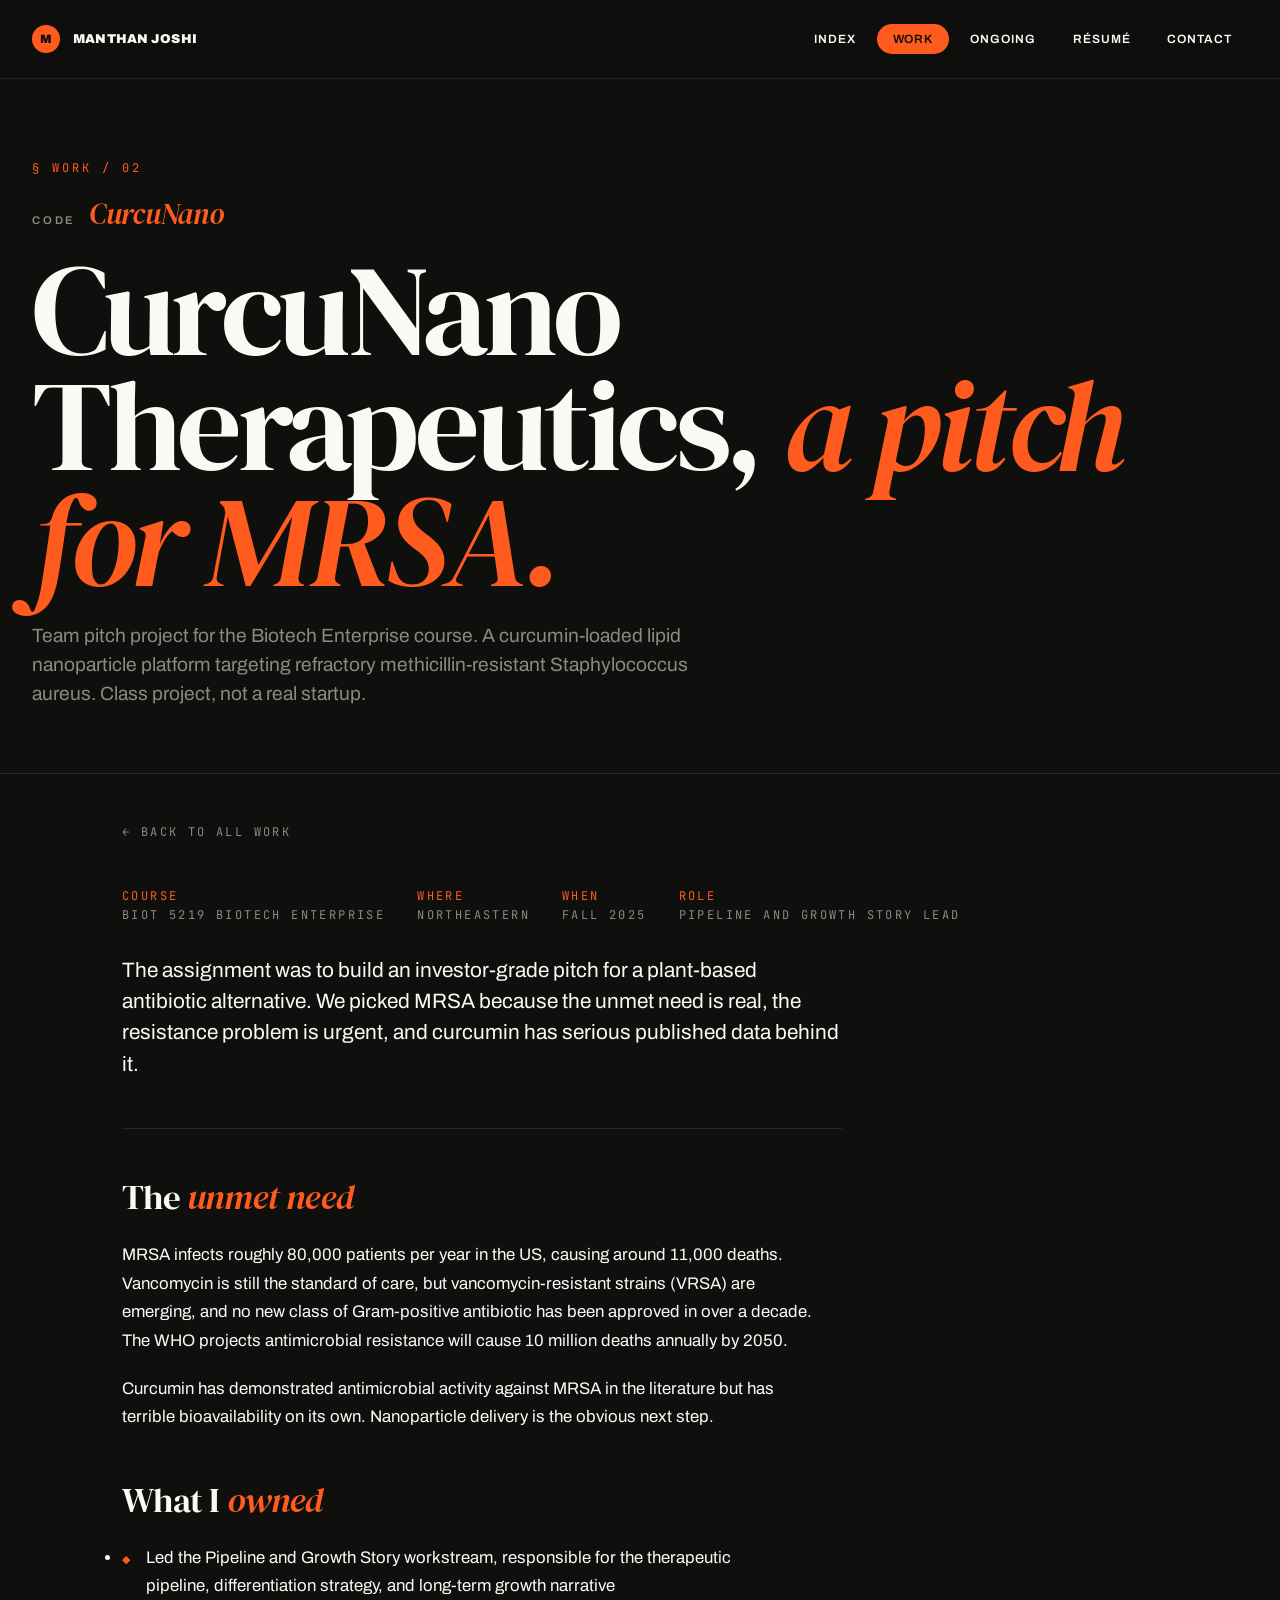
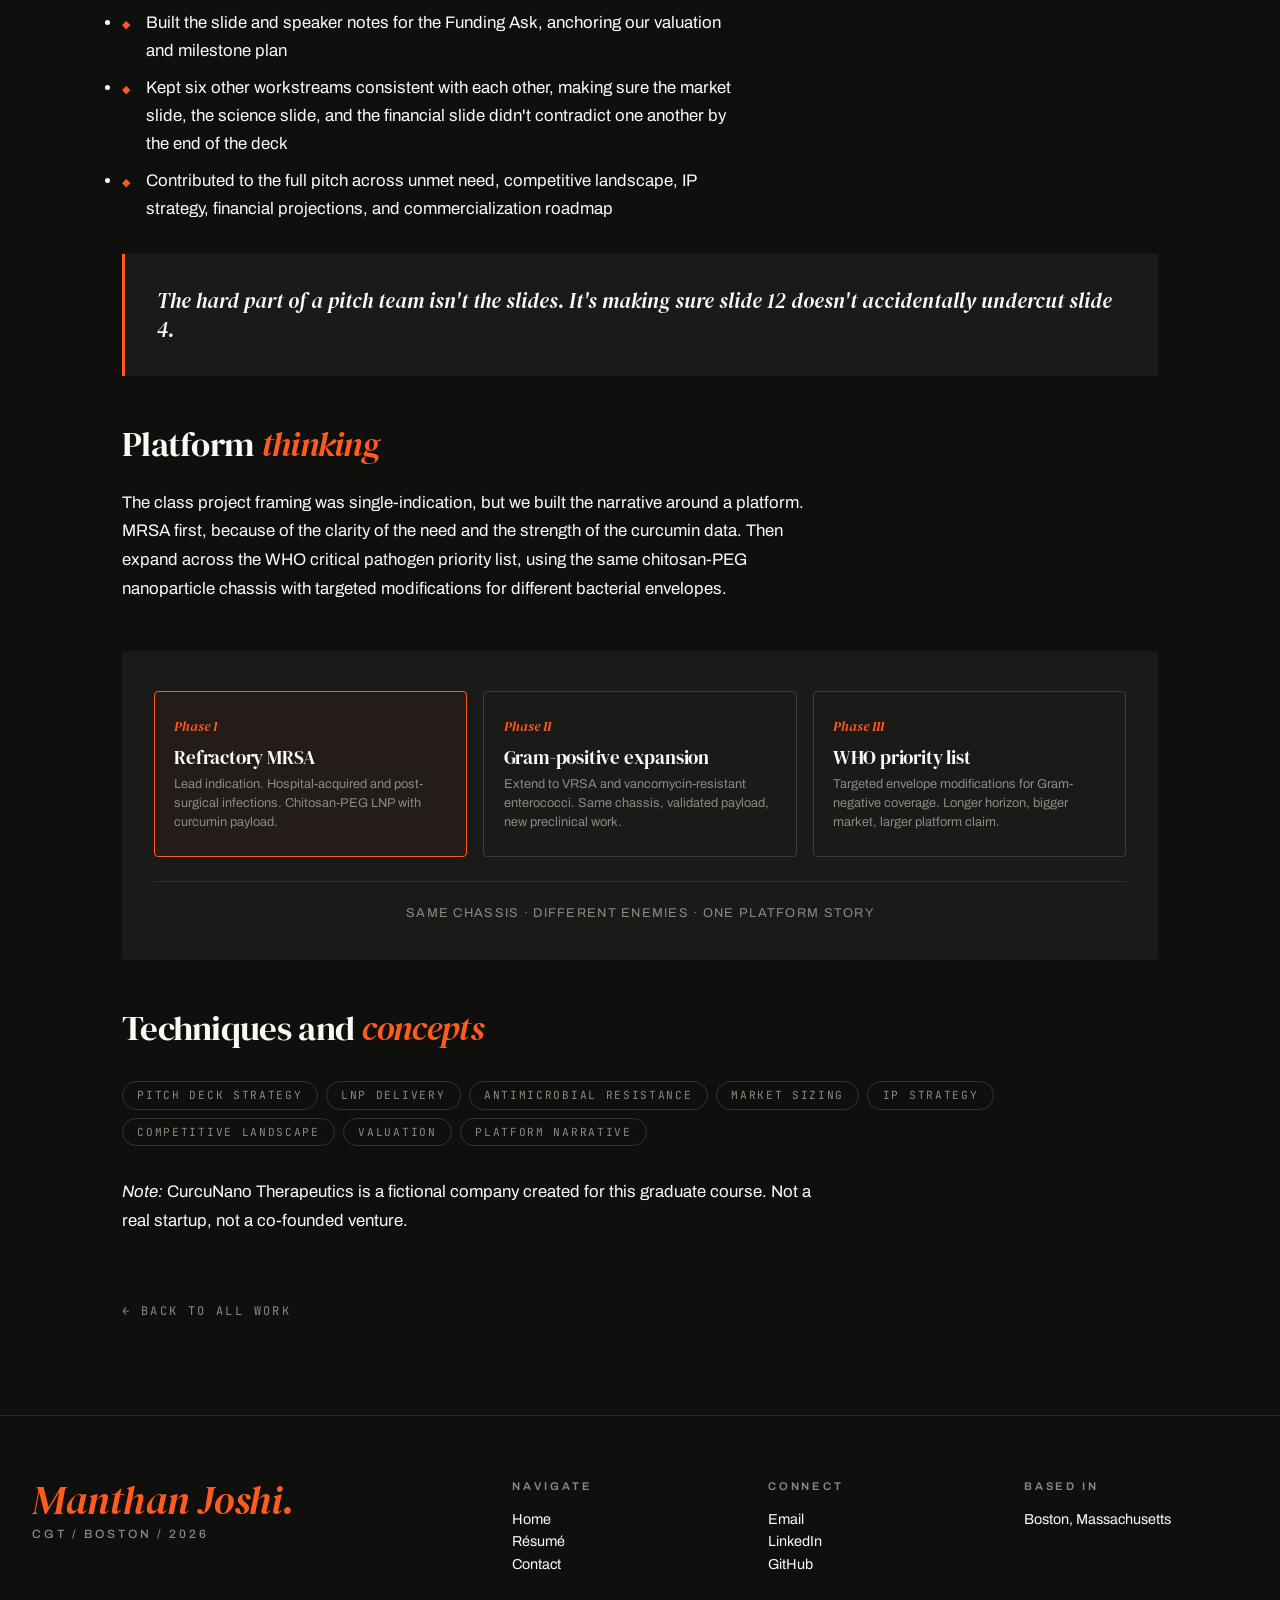
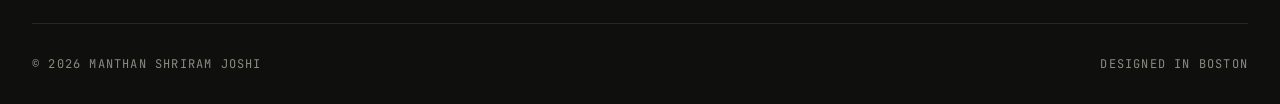
<file: projects/curcunano.html>
<!DOCTYPE html>
<html lang="en">
<head>
<meta charset="UTF-8">
<meta name="viewport" content="width=device-width, initial-scale=1.0">
<title>CurcuNano Therapeutics — Manthan Joshi</title>
<link rel="preconnect" href="https://fonts.googleapis.com">
<link rel="preconnect" href="https://fonts.gstatic.com" crossorigin>
<link href="https://fonts.googleapis.com/css2?family=Archivo:wght@400;500;600;700;800;900&family=DM+Serif+Display:ital@0;1&family=JetBrains+Mono:wght@400&display=swap" rel="stylesheet">
<link rel="stylesheet" href="../styles.css">
</head>
<body>

<nav>
  <a href="../index.html" class="brand"><span class="mark">M</span><span>MANTHAN JOSHI</span></a>
  <div class="nav-links">
    <a href="../index.html">Index</a>    <a href="../projects.html" class="current">Work</a>
    <a href="../ongoing.html">Ongoing</a>
    <a href="../resume.html">Résumé</a>
    <a href="../contact.html">Contact</a>
  </div>
</nav>

<section class="page-hero">
  <div class="kicker">§ Work / 02</div>
  <div class="code-stamp"><span class="stamp-label">Code</span><span class="stamp-name">CurcuNano</span></div>
  <h1>CurcuNano Therapeutics, <span class="it">a pitch for MRSA.</span></h1>
  <p class="subtitle">Team pitch project for the Biotech Enterprise course. A curcumin-loaded lipid nanoparticle platform targeting refractory methicillin-resistant Staphylococcus aureus. Class project, not a real startup.</p>
</section>

<article class="proj-page">
  <a href="../projects.html" class="back">← Back to all work</a>

  <div class="meta-row">
    <div class="item"><strong>Course</strong>BIOT 5219 Biotech Enterprise</div>
    <div class="item"><strong>Where</strong>Northeastern</div>
    <div class="item"><strong>When</strong>Fall 2025</div>
    <div class="item"><strong>Role</strong>Pipeline and Growth Story lead</div>
  </div>

  <p class="lead">The assignment was to build an investor-grade pitch for a plant-based antibiotic alternative. We picked MRSA because the unmet need is real, the resistance problem is urgent, and curcumin has serious published data behind it.</p>

  <h2>The <span class="it">unmet need</span></h2>
  <p>MRSA infects roughly 80,000 patients per year in the US, causing around 11,000 deaths. Vancomycin is still the standard of care, but vancomycin-resistant strains (VRSA) are emerging, and no new class of Gram-positive antibiotic has been approved in over a decade. The WHO projects antimicrobial resistance will cause 10 million deaths annually by 2050.</p>
  <p>Curcumin has demonstrated antimicrobial activity against MRSA in the literature but has terrible bioavailability on its own. Nanoparticle delivery is the obvious next step.</p>

  <h2>What I <span class="it">owned</span></h2>
  <ul>
    <li>Led the Pipeline and Growth Story workstream, responsible for the therapeutic pipeline, differentiation strategy, and long-term growth narrative</li>
    <li>Built the slide and speaker notes for the Funding Ask, anchoring our valuation and milestone plan</li>
    <li>Kept six other workstreams consistent with each other, making sure the market slide, the science slide, and the financial slide didn't contradict one another by the end of the deck</li>
    <li>Contributed to the full pitch across unmet need, competitive landscape, IP strategy, financial projections, and commercialization roadmap</li>
  </ul>

  <div class="callout">
    The hard part of a pitch team isn't the slides. It's making sure slide 12 doesn't accidentally undercut slide 4.
  </div>

  <h2>Platform <span class="it">thinking</span></h2>
  <p>The class project framing was single-indication, but we built the narrative around a platform. MRSA first, because of the clarity of the need and the strength of the curcumin data. Then expand across the WHO critical pathogen priority list, using the same chitosan-PEG nanoparticle chassis with targeted modifications for different bacterial envelopes.</p>

  <div class="pipeline">
    <div class="pipeline-stages">
      <div class="stage active">
        <div class="stage-idx">Phase I</div>
        <h5>Refractory MRSA</h5>
        <p>Lead indication. Hospital-acquired and post-surgical infections. Chitosan-PEG LNP with curcumin payload.</p>
      </div>
      <div class="stage">
        <div class="stage-idx">Phase II</div>
        <h5>Gram-positive expansion</h5>
        <p>Extend to VRSA and vancomycin-resistant enterococci. Same chassis, validated payload, new preclinical work.</p>
      </div>
      <div class="stage">
        <div class="stage-idx">Phase III</div>
        <h5>WHO priority list</h5>
        <p>Targeted envelope modifications for Gram-negative coverage. Longer horizon, bigger market, larger platform claim.</p>
      </div>
    </div>
    <div class="pipeline-footer">SAME CHASSIS · DIFFERENT ENEMIES · ONE PLATFORM STORY</div>
  </div>

  <h2>Techniques and <span class="it">concepts</span></h2>
  <div class="tag-row">
    <span class="tag">Pitch deck strategy</span>
    <span class="tag">LNP delivery</span>
    <span class="tag">Antimicrobial resistance</span>
    <span class="tag">Market sizing</span>
    <span class="tag">IP strategy</span>
    <span class="tag">Competitive landscape</span>
    <span class="tag">Valuation</span>
    <span class="tag">Platform narrative</span>
  </div>

  <p><em>Note:</em> CurcuNano Therapeutics is a fictional company created for this graduate course. Not a real startup, not a co-founded venture.</p>

  <a href="../projects.html" class="back" style="margin-top:3rem">← Back to all work</a>
</article>

<footer>
  <div class="footer-grid">
    <div class="footer-brand">Manthan <em>Joshi.</em><span>CGT / Boston / 2026</span></div>
    <div>
      <h4>Navigate</h4>
      <a href="../index.html">Home</a>      <a href="../resume.html">Résumé</a>
      <a href="../contact.html">Contact</a>
    </div>
    <div>
      <h4>Connect</h4>
      <a href="mailto:manthan2001@gmail.com">Email</a>
      <a href="https://www.linkedin.com/in/manthansjoshi/" target="_blank">LinkedIn</a>
      <a href="https://github.com/manthan-joshi" target="_blank">GitHub</a>
    </div>
    <div>
      <h4>Based in</h4>
      <a>Boston, Massachusetts</a>
    </div>
  </div>
  <div class="footer-bottom">
    <div>© 2026 MANTHAN SHRIRAM JOSHI</div>
    <div>DESIGNED IN BOSTON</div>
  </div>
</footer>

</body>
</html>
</file>
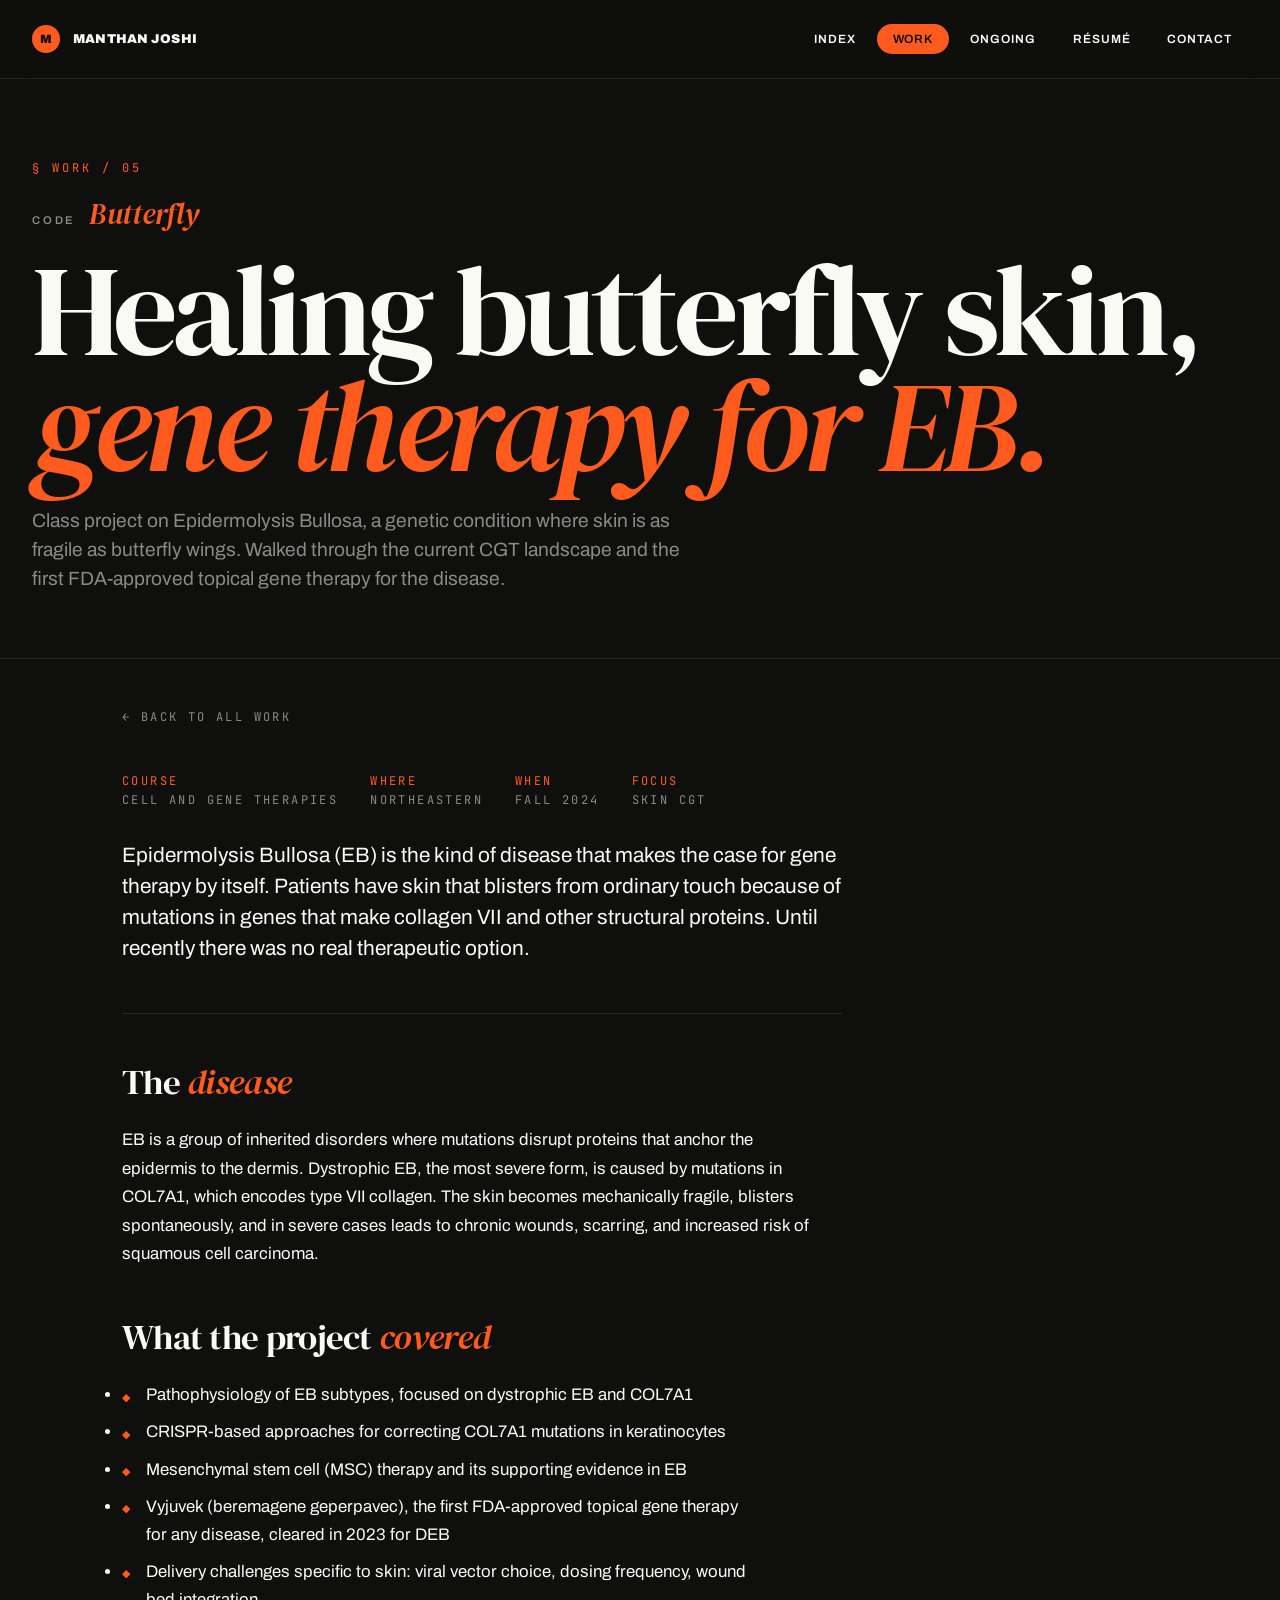
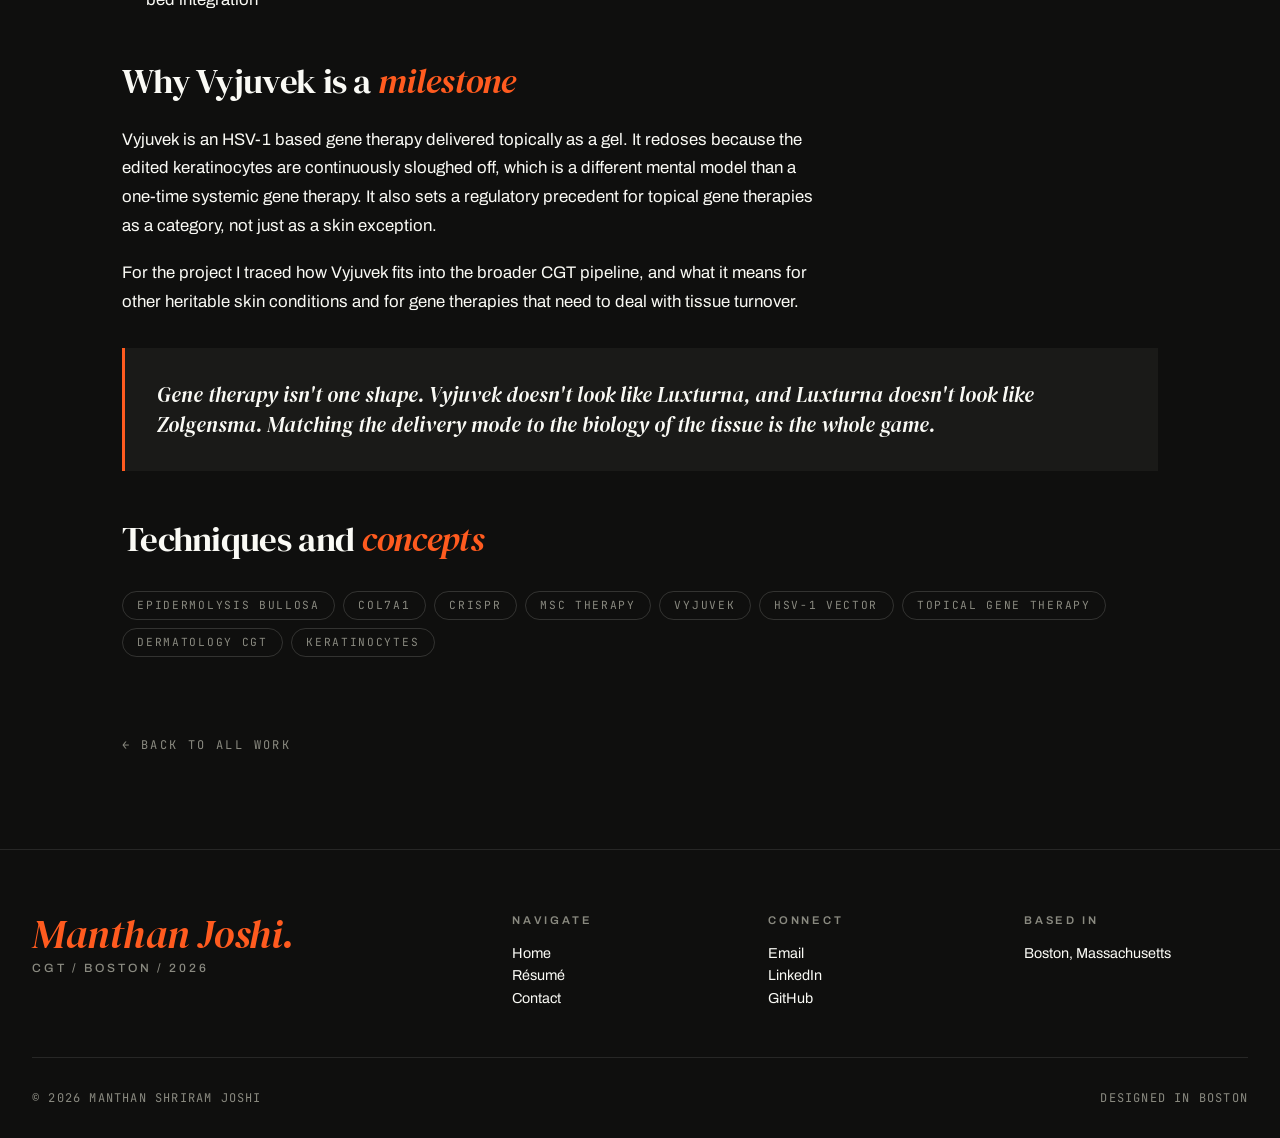
<file: projects/eb-gene-therapy.html>
<!DOCTYPE html>
<html lang="en">
<head>
<meta charset="UTF-8">
<meta name="viewport" content="width=device-width, initial-scale=1.0">
<title>Gene Therapy for Epidermolysis Bullosa — Manthan Joshi</title>
<link rel="preconnect" href="https://fonts.googleapis.com">
<link rel="preconnect" href="https://fonts.gstatic.com" crossorigin>
<link href="https://fonts.googleapis.com/css2?family=Archivo:wght@400;500;600;700;800;900&family=DM+Serif+Display:ital@0;1&family=JetBrains+Mono:wght@400&display=swap" rel="stylesheet">
<link rel="stylesheet" href="../styles.css">
</head>
<body>

<nav>
  <a href="../index.html" class="brand"><span class="mark">M</span><span>MANTHAN JOSHI</span></a>
  <div class="nav-links">
    <a href="../index.html">Index</a>    <a href="../projects.html" class="current">Work</a>
    <a href="../ongoing.html">Ongoing</a>
    <a href="../resume.html">Résumé</a>
    <a href="../contact.html">Contact</a>
  </div>
</nav>

<section class="page-hero">
  <div class="kicker">§ Work / 05</div>
  <div class="code-stamp"><span class="stamp-label">Code</span><span class="stamp-name">Butterfly</span></div>
  <h1>Healing butterfly skin, <span class="it">gene therapy for EB.</span></h1>
  <p class="subtitle">Class project on Epidermolysis Bullosa, a genetic condition where skin is as fragile as butterfly wings. Walked through the current CGT landscape and the first FDA-approved topical gene therapy for the disease.</p>
</section>

<article class="proj-page">
  <a href="../projects.html" class="back">← Back to all work</a>

  <div class="meta-row">
    <div class="item"><strong>Course</strong>Cell and Gene Therapies</div>
    <div class="item"><strong>Where</strong>Northeastern</div>
    <div class="item"><strong>When</strong>Fall 2024</div>
    <div class="item"><strong>Focus</strong>Skin CGT</div>
  </div>

  <p class="lead">Epidermolysis Bullosa (EB) is the kind of disease that makes the case for gene therapy by itself. Patients have skin that blisters from ordinary touch because of mutations in genes that make collagen VII and other structural proteins. Until recently there was no real therapeutic option.</p>

  <h2>The <span class="it">disease</span></h2>
  <p>EB is a group of inherited disorders where mutations disrupt proteins that anchor the epidermis to the dermis. Dystrophic EB, the most severe form, is caused by mutations in COL7A1, which encodes type VII collagen. The skin becomes mechanically fragile, blisters spontaneously, and in severe cases leads to chronic wounds, scarring, and increased risk of squamous cell carcinoma.</p>

  <h2>What the project <span class="it">covered</span></h2>
  <ul>
    <li>Pathophysiology of EB subtypes, focused on dystrophic EB and COL7A1</li>
    <li>CRISPR-based approaches for correcting COL7A1 mutations in keratinocytes</li>
    <li>Mesenchymal stem cell (MSC) therapy and its supporting evidence in EB</li>
    <li>Vyjuvek (beremagene geperpavec), the first FDA-approved topical gene therapy for any disease, cleared in 2023 for DEB</li>
    <li>Delivery challenges specific to skin: viral vector choice, dosing frequency, wound bed integration</li>
  </ul>

  <h2>Why Vyjuvek is a <span class="it">milestone</span></h2>
  <p>Vyjuvek is an HSV-1 based gene therapy delivered topically as a gel. It redoses because the edited keratinocytes are continuously sloughed off, which is a different mental model than a one-time systemic gene therapy. It also sets a regulatory precedent for topical gene therapies as a category, not just as a skin exception.</p>
  <p>For the project I traced how Vyjuvek fits into the broader CGT pipeline, and what it means for other heritable skin conditions and for gene therapies that need to deal with tissue turnover.</p>
  <div class="callout">Gene therapy isn't one shape. Vyjuvek doesn't look like Luxturna, and Luxturna doesn't look like Zolgensma. Matching the delivery mode to the biology of the tissue is the whole game.</div>

  <h2>Techniques and <span class="it">concepts</span></h2>
  <div class="tag-row">
    <span class="tag">Epidermolysis Bullosa</span>
    <span class="tag">COL7A1</span>
    <span class="tag">CRISPR</span>
    <span class="tag">MSC therapy</span>
    <span class="tag">Vyjuvek</span>
    <span class="tag">HSV-1 vector</span>
    <span class="tag">Topical gene therapy</span>
    <span class="tag">Dermatology CGT</span>
    <span class="tag">Keratinocytes</span>
  </div>

  <a href="../projects.html" class="back" style="margin-top:3rem">← Back to all work</a>
</article>

<footer>
  <div class="footer-grid">
    <div class="footer-brand">Manthan <em>Joshi.</em><span>CGT / Boston / 2026</span></div>
    <div>
      <h4>Navigate</h4>
      <a href="../index.html">Home</a>      <a href="../resume.html">Résumé</a>
      <a href="../contact.html">Contact</a>
    </div>
    <div>
      <h4>Connect</h4>
      <a href="mailto:manthan2001@gmail.com">Email</a>
      <a href="https://www.linkedin.com/in/manthansjoshi/" target="_blank">LinkedIn</a>
      <a href="https://github.com/manthan-joshi" target="_blank">GitHub</a>
    </div>
    <div>
      <h4>Based in</h4>
      <a>Boston, Massachusetts</a>
    </div>
  </div>
  <div class="footer-bottom">
    <div>© 2026 MANTHAN SHRIRAM JOSHI</div>
    <div>DESIGNED IN BOSTON</div>
  </div>
</footer>

</body>
</html>
</file>
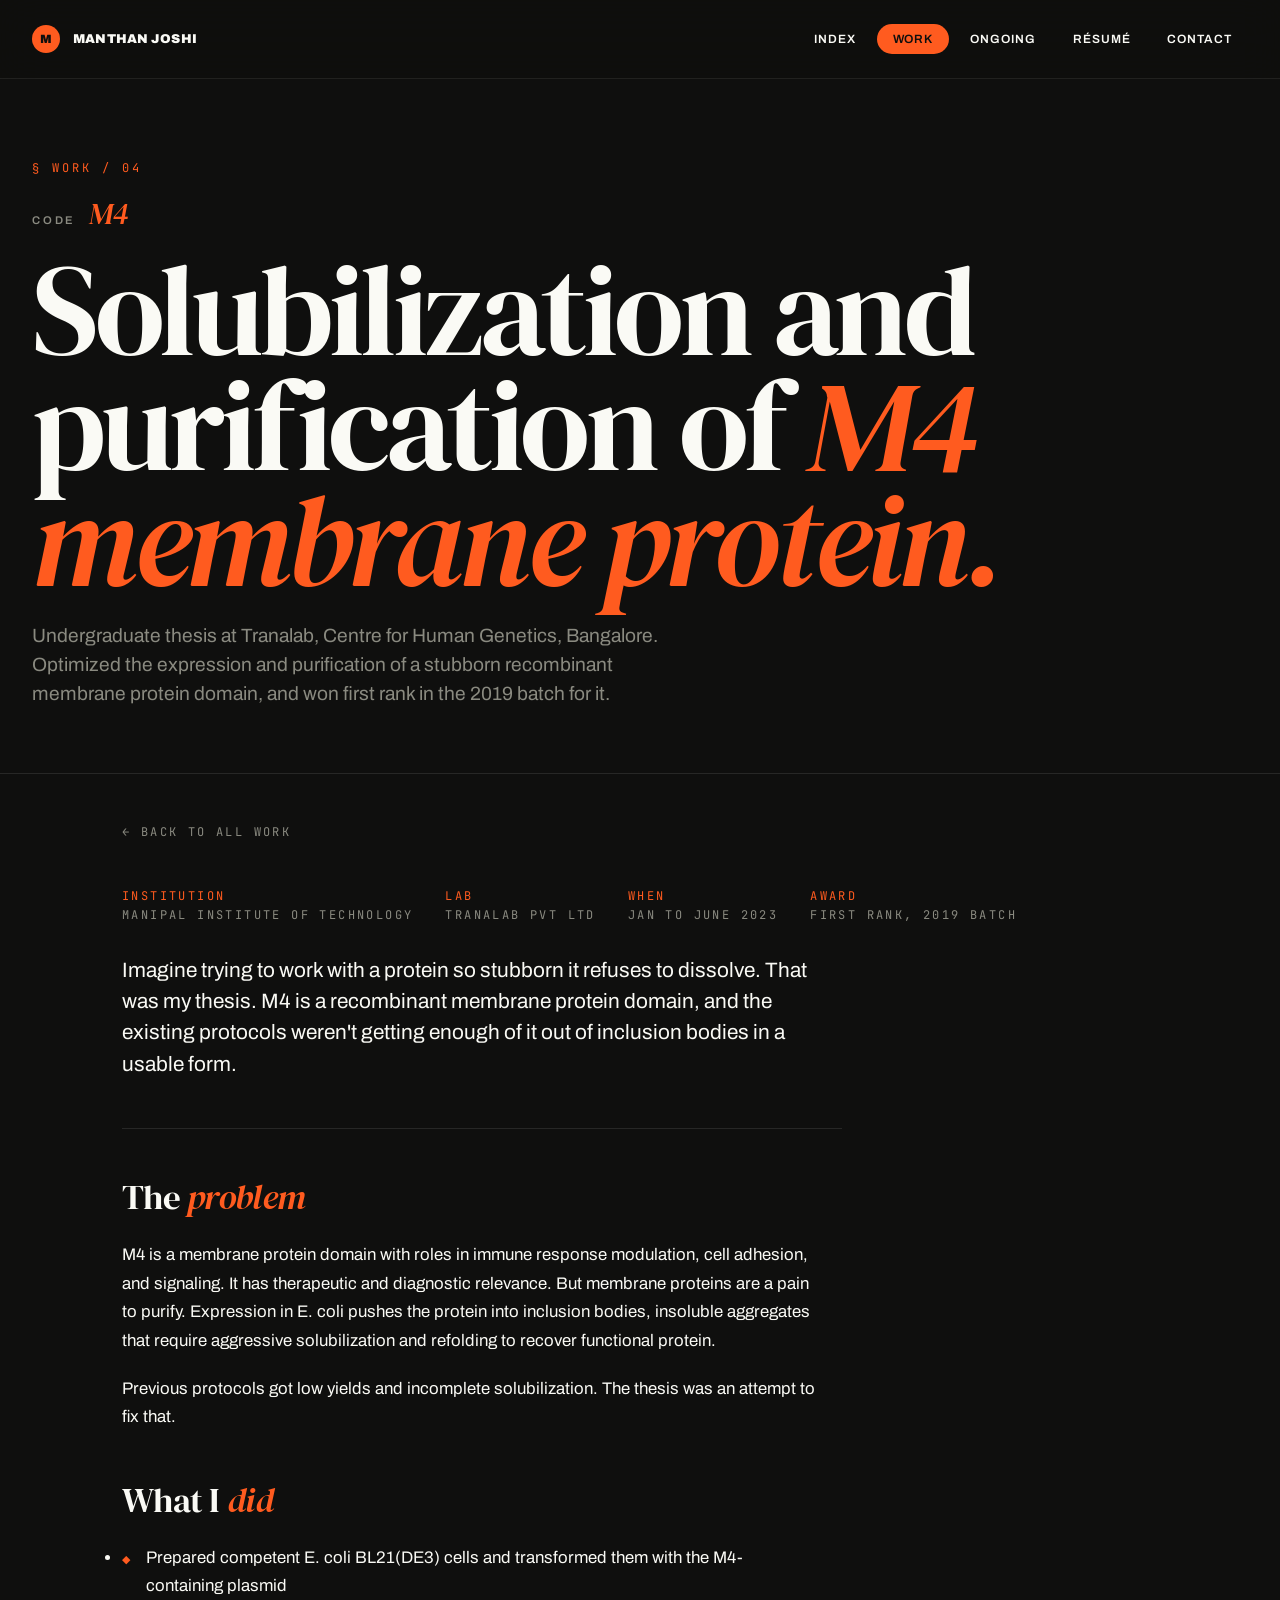
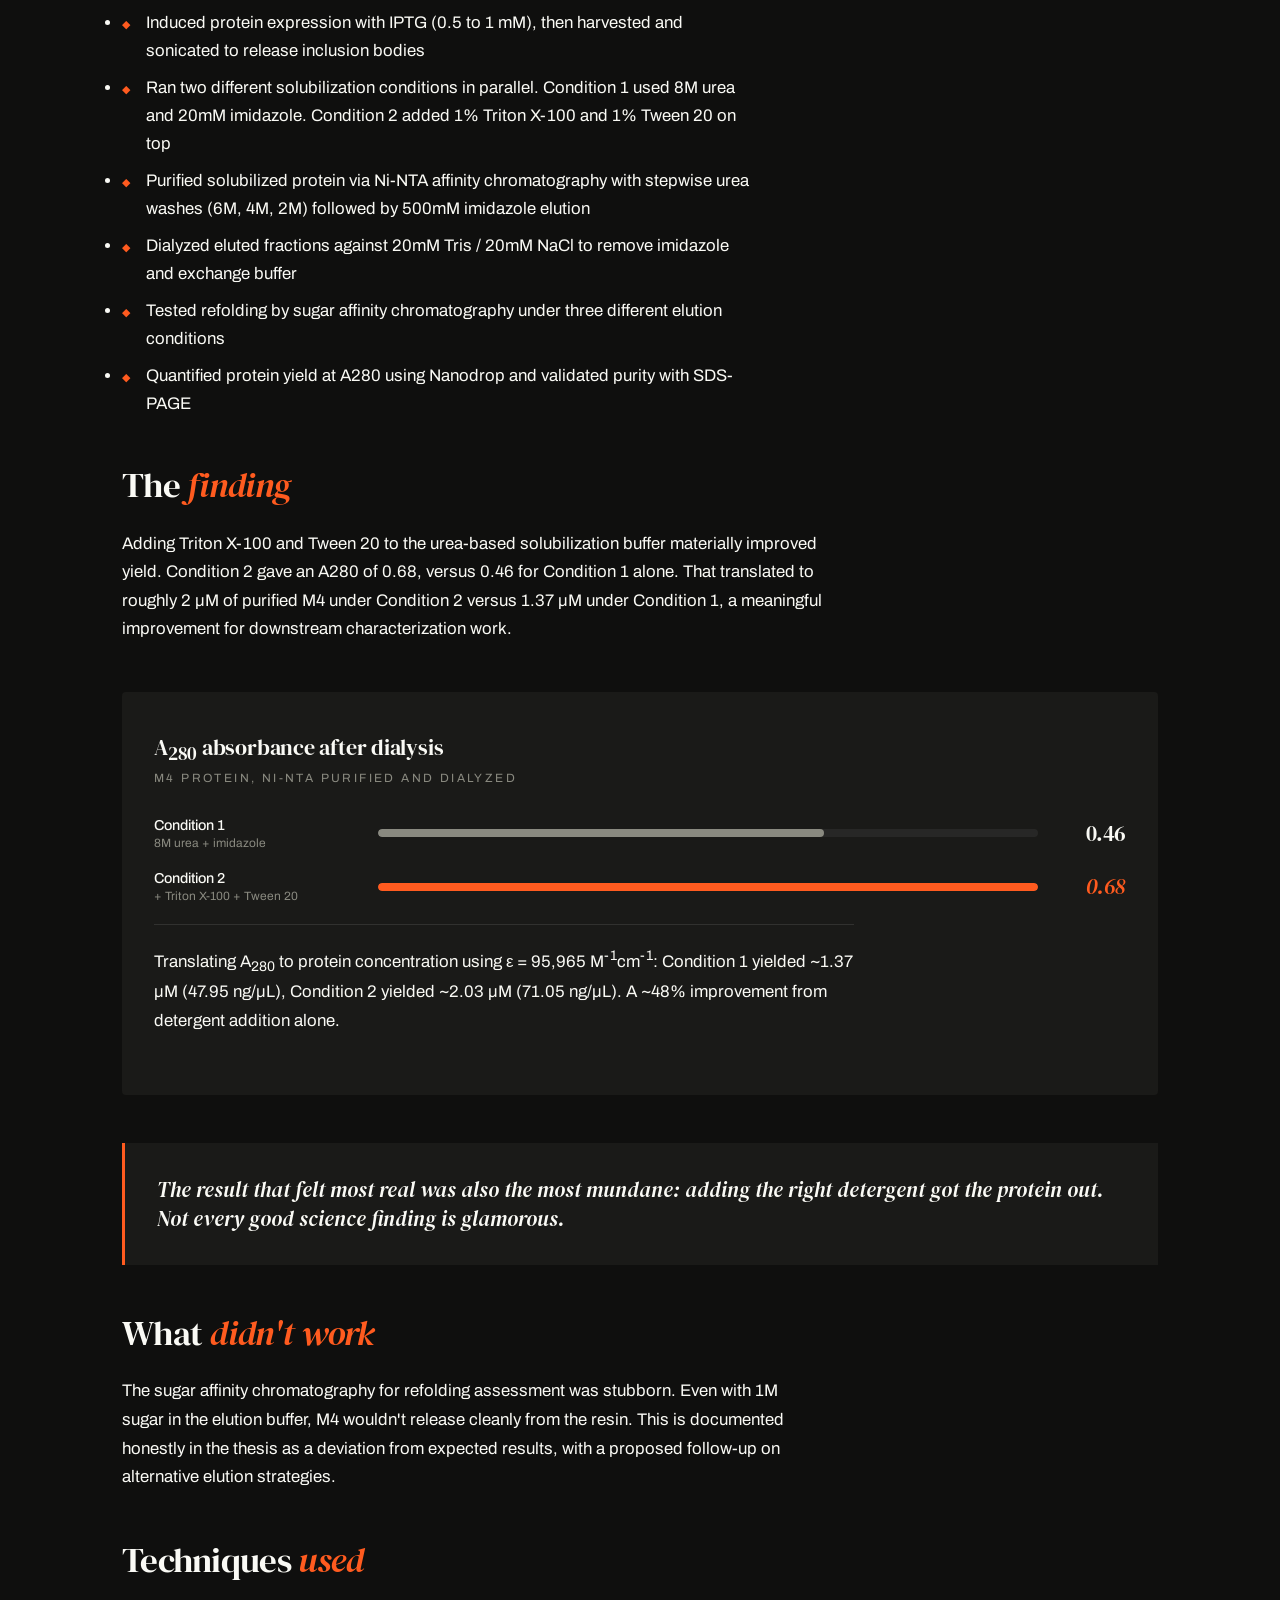
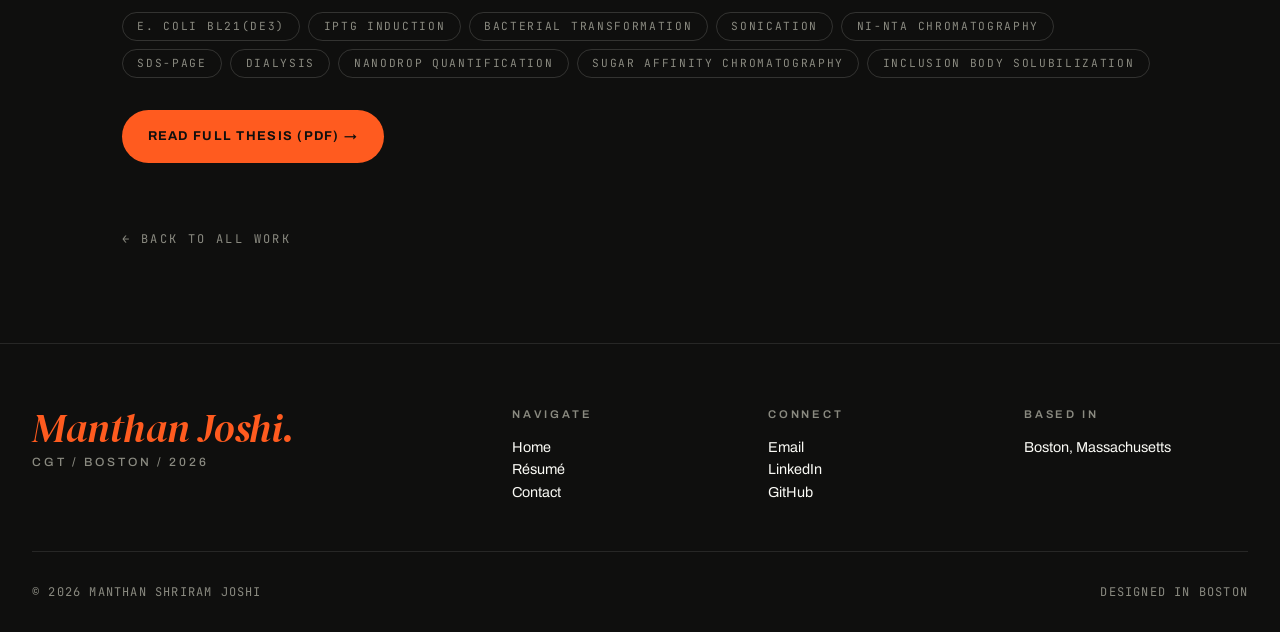
<file: projects/m4-membrane.html>
<!DOCTYPE html>
<html lang="en">
<head>
<meta charset="UTF-8">
<meta name="viewport" content="width=device-width, initial-scale=1.0">
<title>M4 Membrane Protein Thesis — Manthan Joshi</title>
<link rel="preconnect" href="https://fonts.googleapis.com">
<link rel="preconnect" href="https://fonts.gstatic.com" crossorigin>
<link href="https://fonts.googleapis.com/css2?family=Archivo:wght@400;500;600;700;800;900&family=DM+Serif+Display:ital@0;1&family=JetBrains+Mono:wght@400&display=swap" rel="stylesheet">
<link rel="stylesheet" href="../styles.css">
</head>
<body>

<nav>
  <a href="../index.html" class="brand"><span class="mark">M</span><span>MANTHAN JOSHI</span></a>
  <div class="nav-links">
    <a href="../index.html">Index</a>    <a href="../projects.html" class="current">Work</a>
    <a href="../ongoing.html">Ongoing</a>
    <a href="../resume.html">Résumé</a>
    <a href="../contact.html">Contact</a>
  </div>
</nav>

<section class="page-hero">
  <div class="kicker">§ Work / 04</div>
  <div class="code-stamp"><span class="stamp-label">Code</span><span class="stamp-name">M4</span></div>
  <h1>Solubilization and purification of <span class="it">M4 membrane protein.</span></h1>
  <p class="subtitle">Undergraduate thesis at Tranalab, Centre for Human Genetics, Bangalore. Optimized the expression and purification of a stubborn recombinant membrane protein domain, and won first rank in the 2019 batch for it.</p>
</section>

<article class="proj-page">
  <a href="../projects.html" class="back">← Back to all work</a>

  <div class="meta-row">
    <div class="item"><strong>Institution</strong>Manipal Institute of Technology</div>
    <div class="item"><strong>Lab</strong>Tranalab Pvt Ltd</div>
    <div class="item"><strong>When</strong>Jan to June 2023</div>
    <div class="item"><strong>Award</strong>First rank, 2019 batch</div>
  </div>

  <p class="lead">Imagine trying to work with a protein so stubborn it refuses to dissolve. That was my thesis. M4 is a recombinant membrane protein domain, and the existing protocols weren't getting enough of it out of inclusion bodies in a usable form.</p>

  <h2>The <span class="it">problem</span></h2>
  <p>M4 is a membrane protein domain with roles in immune response modulation, cell adhesion, and signaling. It has therapeutic and diagnostic relevance. But membrane proteins are a pain to purify. Expression in E. coli pushes the protein into inclusion bodies, insoluble aggregates that require aggressive solubilization and refolding to recover functional protein.</p>
  <p>Previous protocols got low yields and incomplete solubilization. The thesis was an attempt to fix that.</p>

  <h2>What I <span class="it">did</span></h2>
  <ul>
    <li>Prepared competent E. coli BL21(DE3) cells and transformed them with the M4-containing plasmid</li>
    <li>Induced protein expression with IPTG (0.5 to 1 mM), then harvested and sonicated to release inclusion bodies</li>
    <li>Ran two different solubilization conditions in parallel. Condition 1 used 8M urea and 20mM imidazole. Condition 2 added 1% Triton X-100 and 1% Tween 20 on top</li>
    <li>Purified solubilized protein via Ni-NTA affinity chromatography with stepwise urea washes (6M, 4M, 2M) followed by 500mM imidazole elution</li>
    <li>Dialyzed eluted fractions against 20mM Tris / 20mM NaCl to remove imidazole and exchange buffer</li>
    <li>Tested refolding by sugar affinity chromatography under three different elution conditions</li>
    <li>Quantified protein yield at A280 using Nanodrop and validated purity with SDS-PAGE</li>
  </ul>

  <h2>The <span class="it">finding</span></h2>
  <p>Adding Triton X-100 and Tween 20 to the urea-based solubilization buffer materially improved yield. Condition 2 gave an A280 of 0.68, versus 0.46 for Condition 1 alone. That translated to roughly 2 μM of purified M4 under Condition 2 versus 1.37 μM under Condition 1, a meaningful improvement for downstream characterization work.</p>

  <div class="chart-card">
    <div class="chart-title">A<sub>280</sub> absorbance after dialysis</div>
    <div class="chart-sub">M4 protein, Ni-NTA purified and dialyzed</div>

    <div class="bar-row">
      <div class="bar-label">Condition 1<small>8M urea + imidazole</small></div>
      <div class="bar-track"><div class="bar-fill" style="width:67.6%"></div></div>
      <div class="bar-value">0.46</div>
    </div>

    <div class="bar-row">
      <div class="bar-label">Condition 2<small>+ Triton X-100 + Tween 20</small></div>
      <div class="bar-track"><div class="bar-fill accent" style="width:100%"></div></div>
      <div class="bar-value accent">0.68</div>
    </div>

    <p class="chart-note">Translating A<sub>280</sub> to protein concentration using ε = 95,965 M<sup>-1</sup>cm<sup>-1</sup>: Condition 1 yielded ~1.37 μM (47.95 ng/μL), Condition 2 yielded ~2.03 μM (71.05 ng/μL). A ~48% improvement from detergent addition alone.</p>
  </div>

  <div class="callout">
    The result that felt most real was also the most mundane: adding the right detergent got the protein out. Not every good science finding is glamorous.
  </div>

  <h2>What <span class="it">didn't work</span></h2>
  <p>The sugar affinity chromatography for refolding assessment was stubborn. Even with 1M sugar in the elution buffer, M4 wouldn't release cleanly from the resin. This is documented honestly in the thesis as a deviation from expected results, with a proposed follow-up on alternative elution strategies.</p>

  <h2>Techniques <span class="it">used</span></h2>
  <div class="tag-row">
    <span class="tag">E. coli BL21(DE3)</span>
    <span class="tag">IPTG induction</span>
    <span class="tag">Bacterial transformation</span>
    <span class="tag">Sonication</span>
    <span class="tag">Ni-NTA chromatography</span>
    <span class="tag">SDS-PAGE</span>
    <span class="tag">Dialysis</span>
    <span class="tag">Nanodrop quantification</span>
    <span class="tag">Sugar affinity chromatography</span>
    <span class="tag">Inclusion body solubilization</span>
  </div>

  <p style="margin-top:2rem">
    <a href="../undergrad-thesis.pdf" class="btn btn-primary" target="_blank">Read Full Thesis (PDF) →</a>
  </p>

  <a href="../projects.html" class="back" style="margin-top:3rem">← Back to all work</a>
</article>

<footer>
  <div class="footer-grid">
    <div class="footer-brand">Manthan <em>Joshi.</em><span>CGT / Boston / 2026</span></div>
    <div>
      <h4>Navigate</h4>
      <a href="../index.html">Home</a>      <a href="../resume.html">Résumé</a>
      <a href="../contact.html">Contact</a>
    </div>
    <div>
      <h4>Connect</h4>
      <a href="mailto:manthan2001@gmail.com">Email</a>
      <a href="https://www.linkedin.com/in/manthansjoshi/" target="_blank">LinkedIn</a>
      <a href="https://github.com/manthan-joshi" target="_blank">GitHub</a>
    </div>
    <div>
      <h4>Based in</h4>
      <a>Boston, Massachusetts</a>
    </div>
  </div>
  <div class="footer-bottom">
    <div>© 2026 MANTHAN SHRIRAM JOSHI</div>
    <div>DESIGNED IN BOSTON</div>
  </div>
</footer>

</body>
</html>
</file>
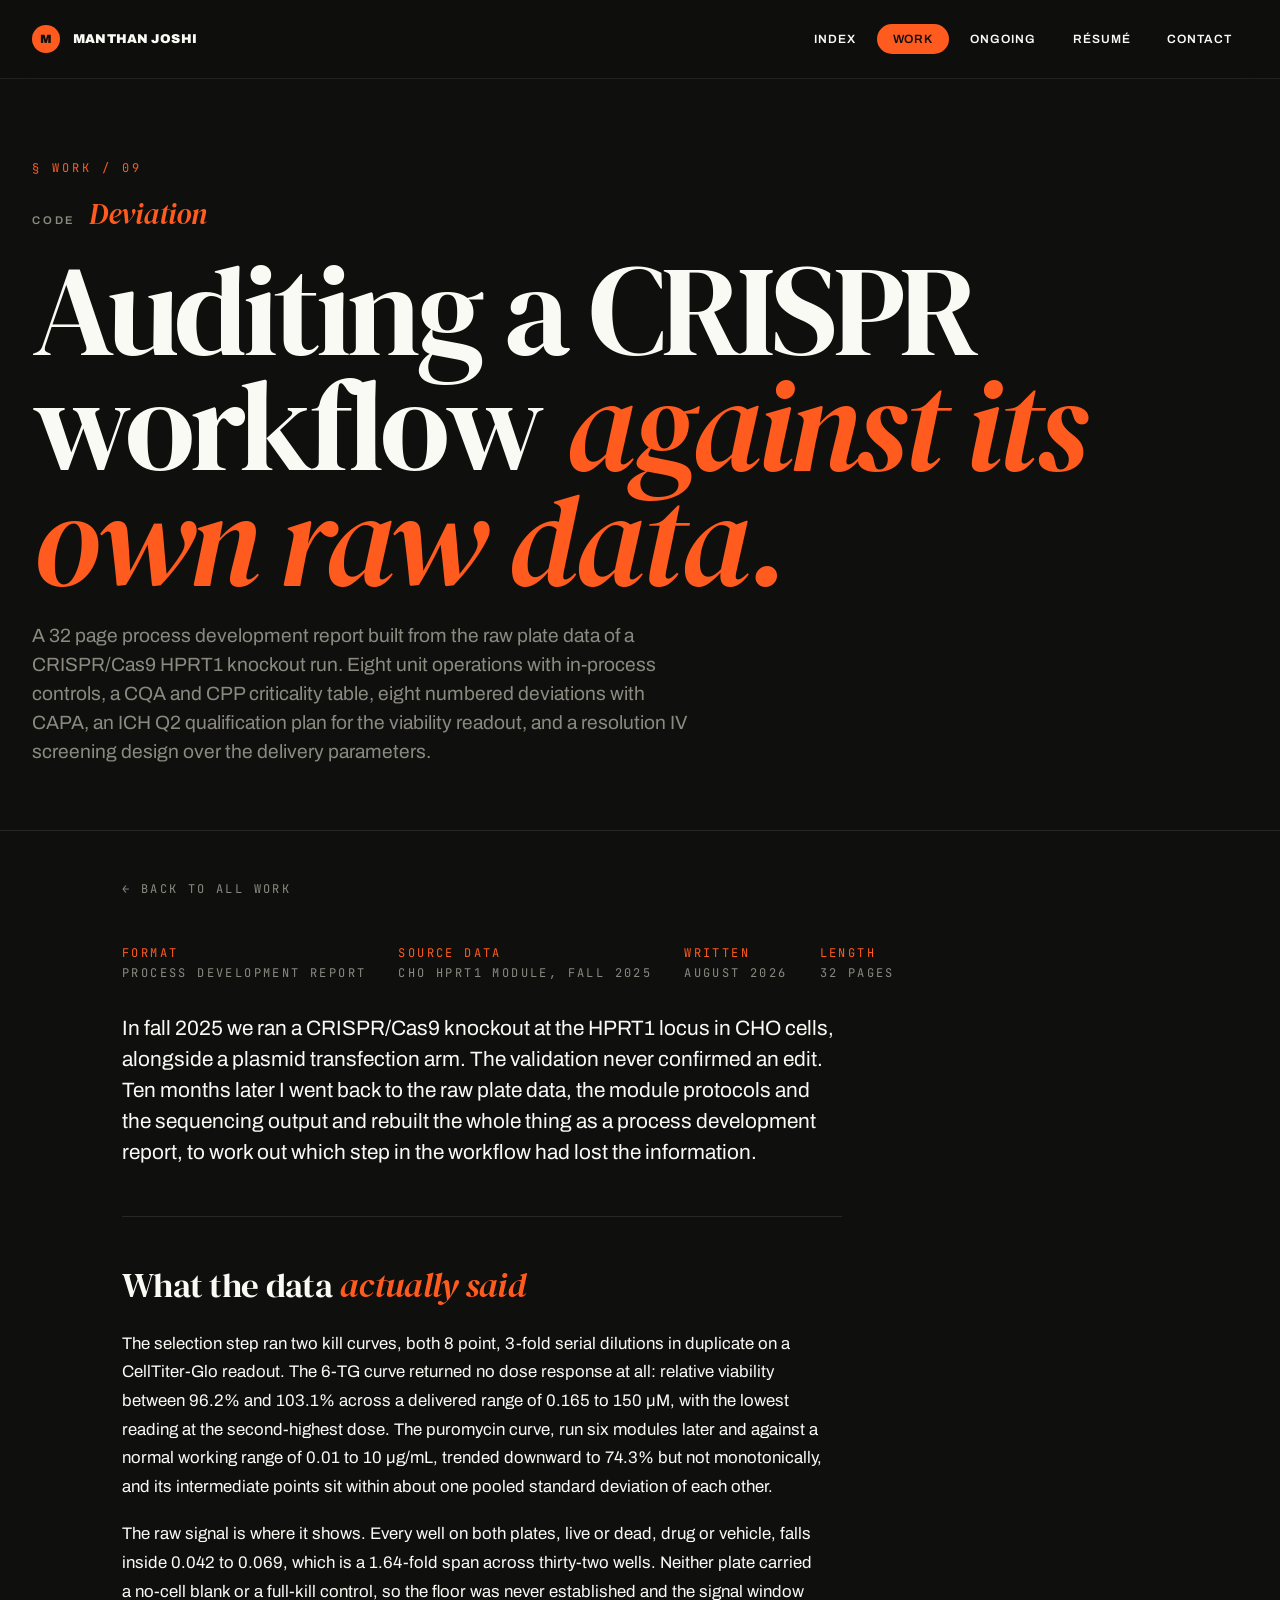
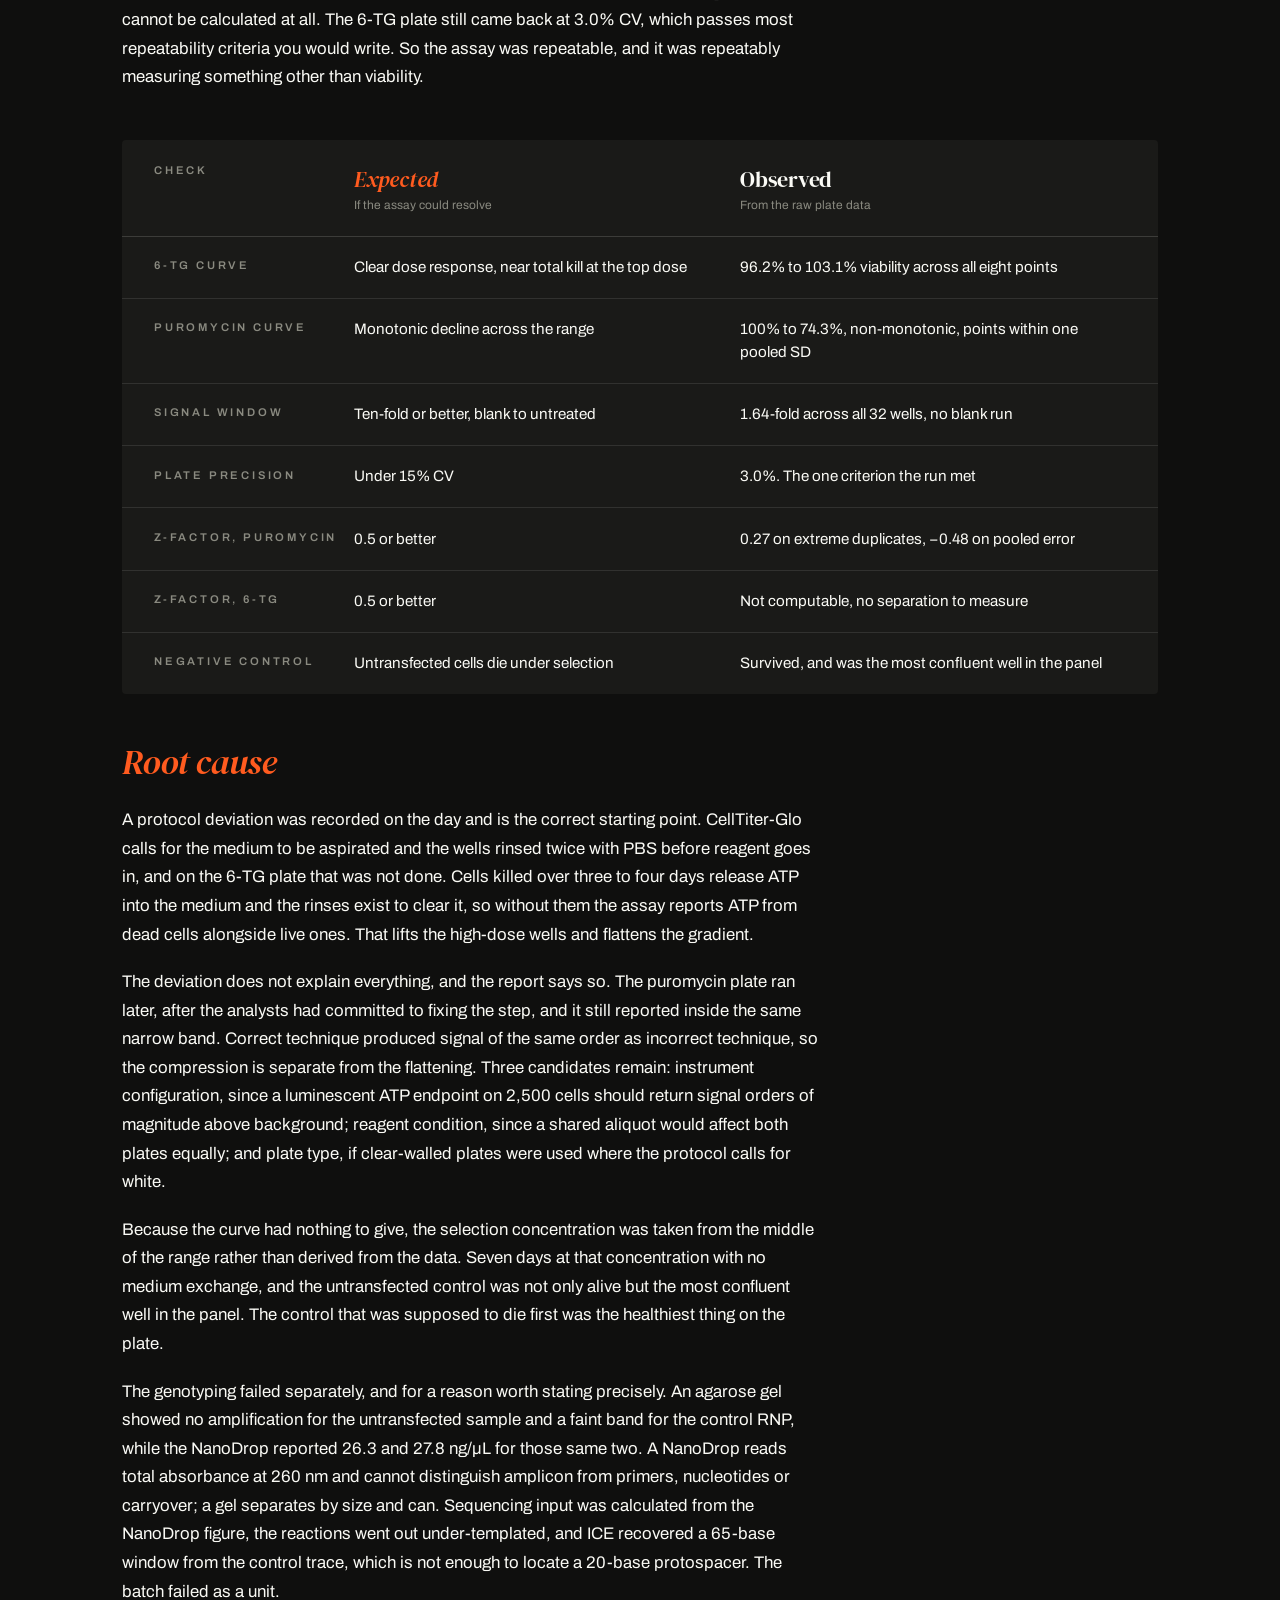
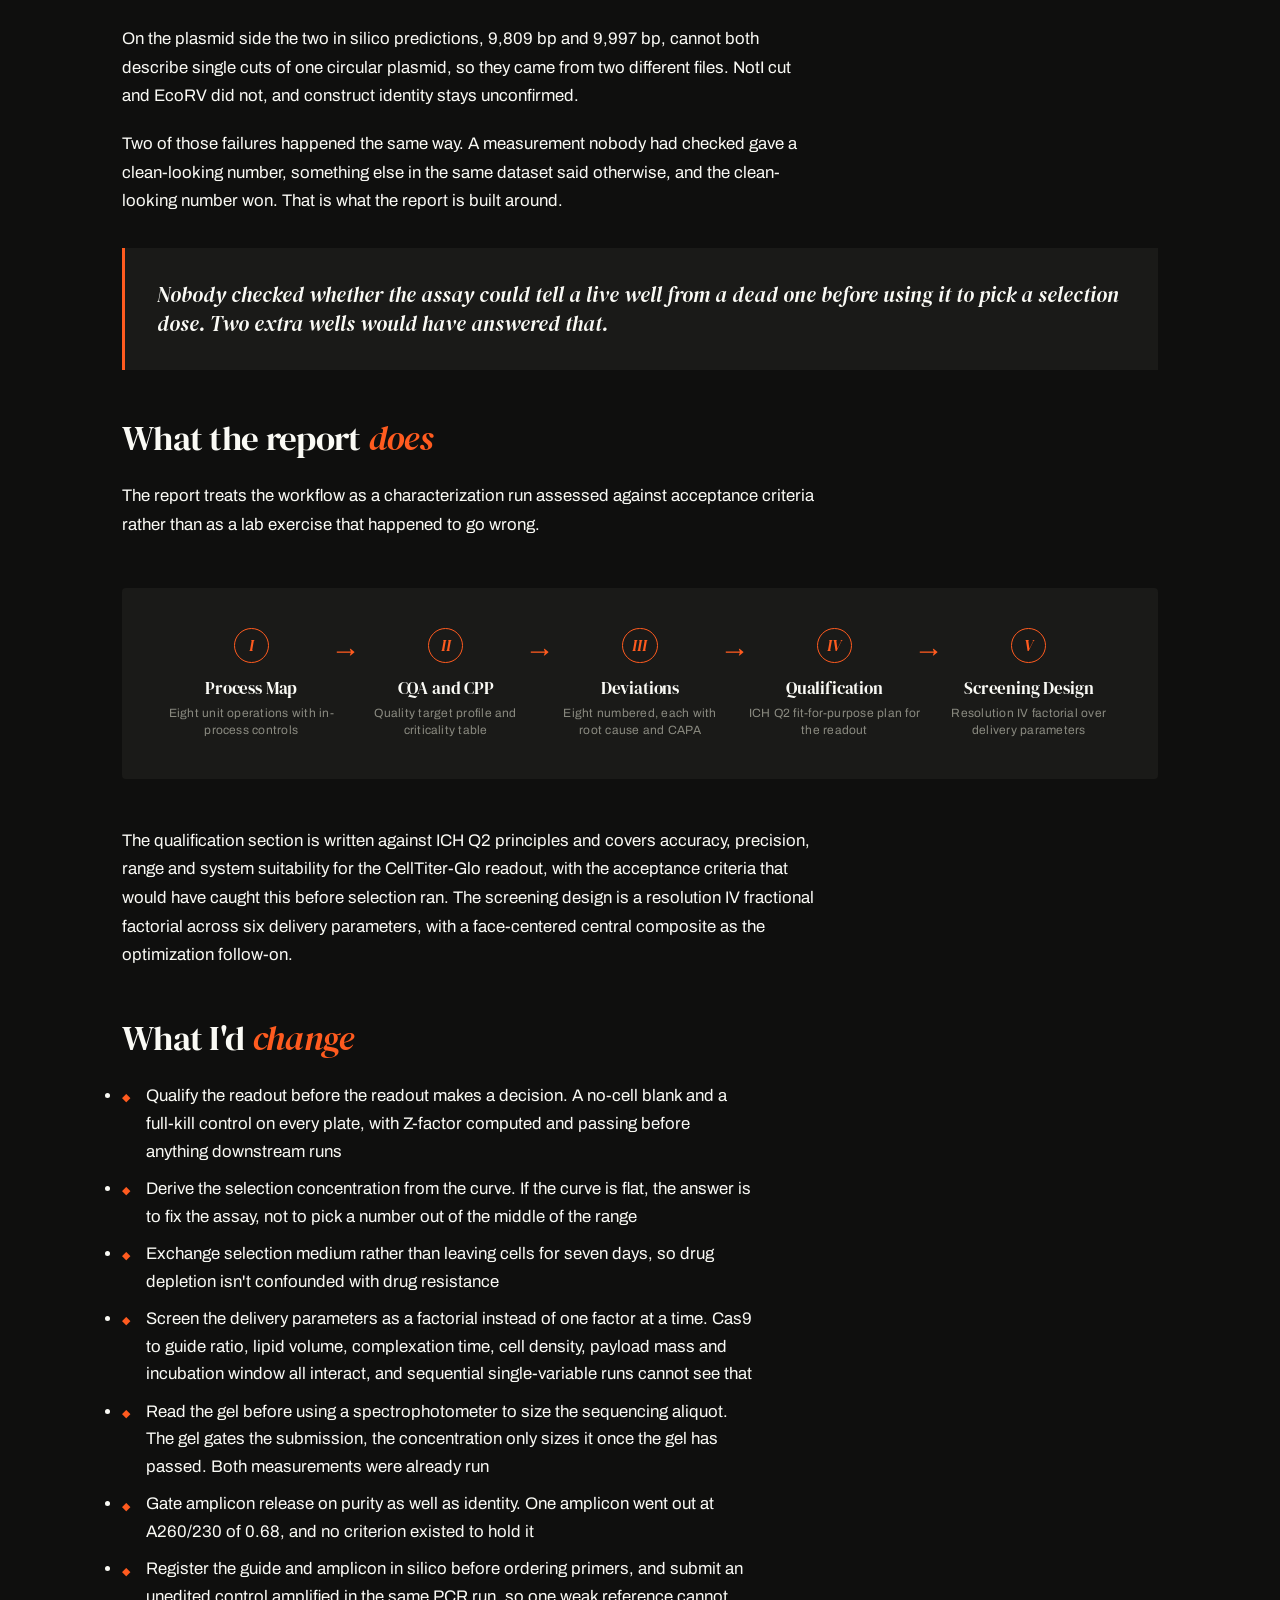
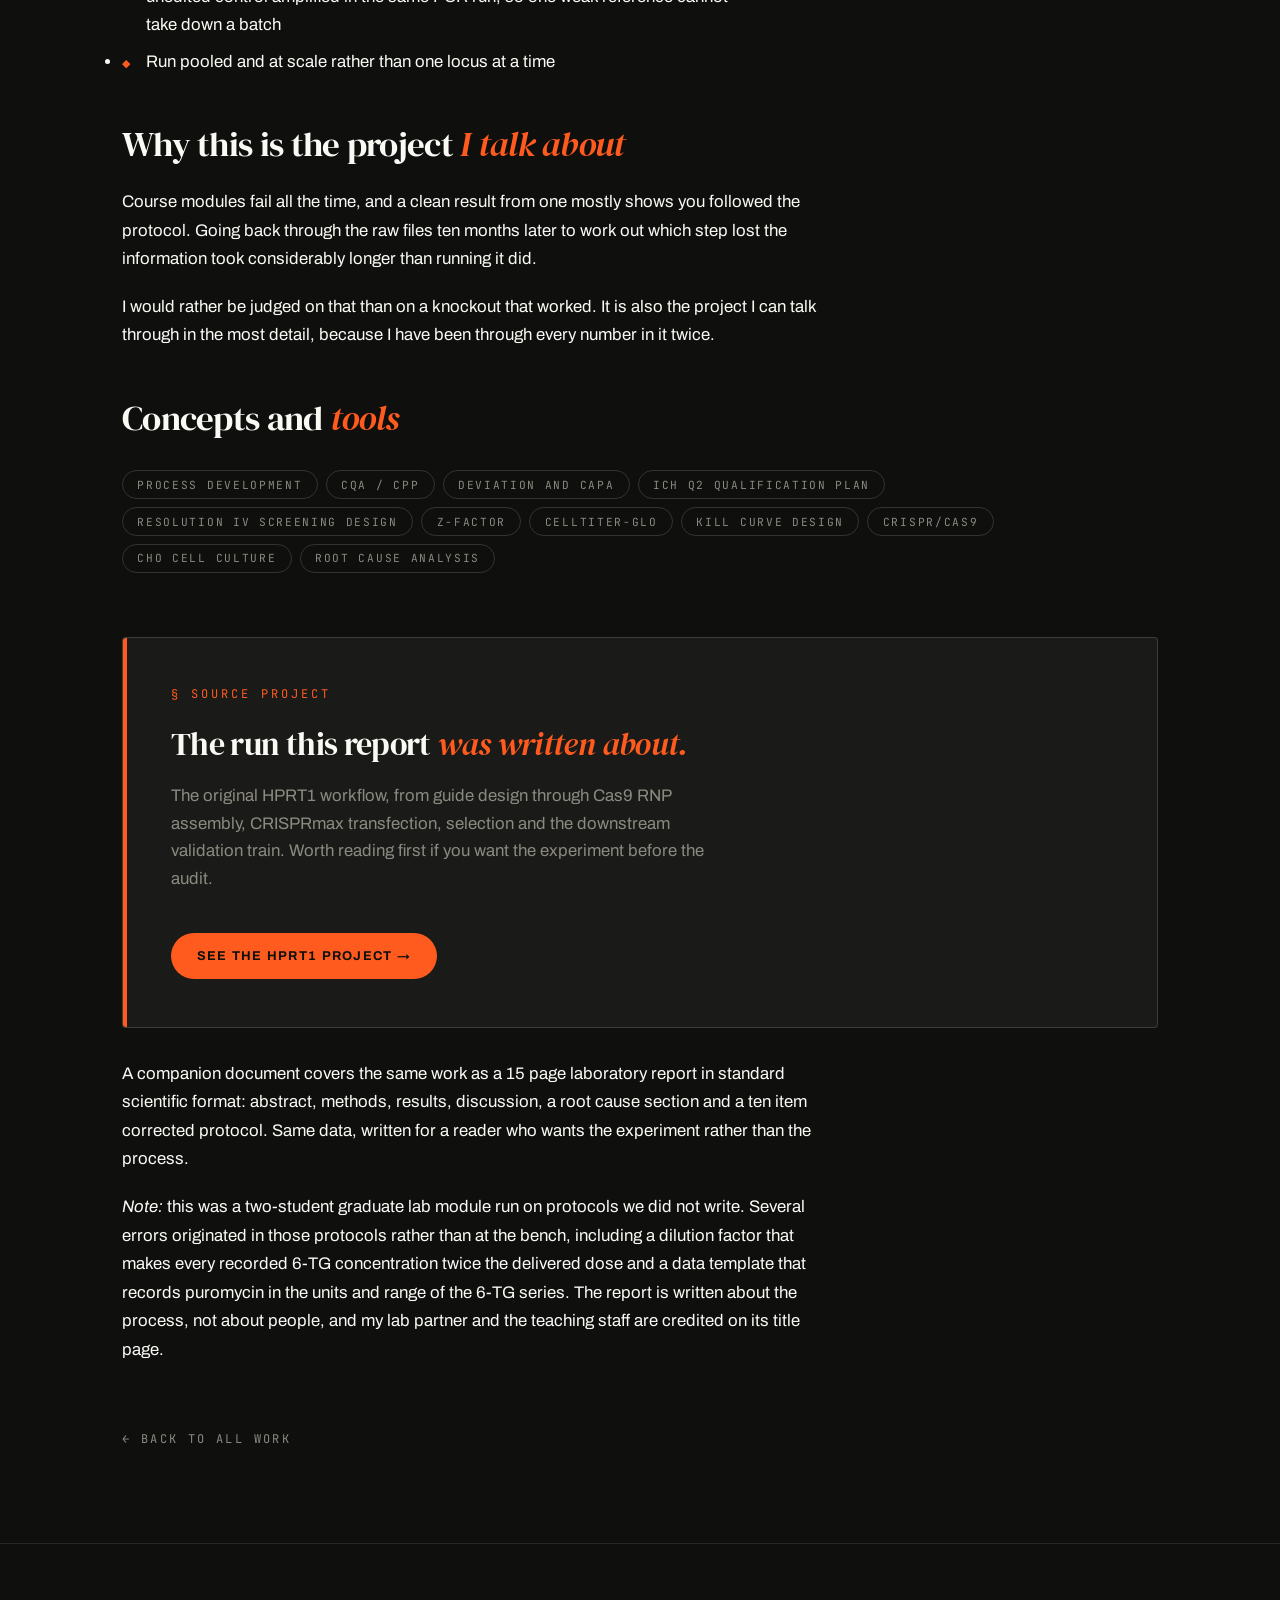
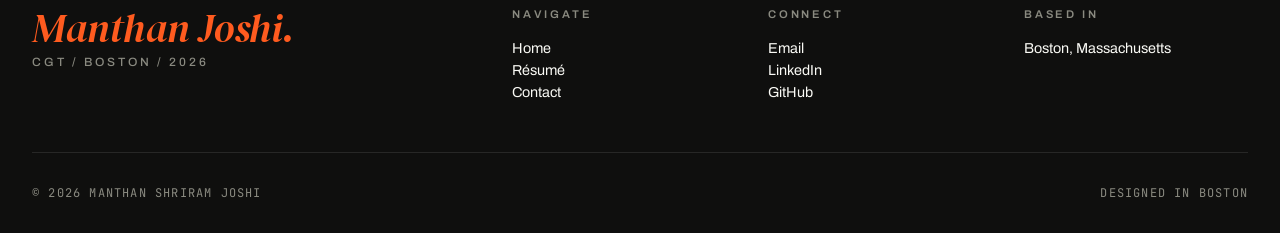
<file: projects/pd-report.html>
<!DOCTYPE html>
<html lang="en">
<head>
<meta charset="UTF-8">
<meta name="viewport" content="width=device-width, initial-scale=1.0">
<title>HPRT1 Process Development Report — Manthan Joshi</title>
<link rel="preconnect" href="https://fonts.googleapis.com">
<link rel="preconnect" href="https://fonts.gstatic.com" crossorigin>
<link href="https://fonts.googleapis.com/css2?family=Archivo:wght@400;500;600;700;800;900&family=DM+Serif+Display:ital@0;1&family=JetBrains+Mono:wght@400&display=swap" rel="stylesheet">
<link rel="stylesheet" href="../styles.css">
</head>
<body>

<nav>
  <a href="../index.html" class="brand"><span class="mark">M</span><span>MANTHAN JOSHI</span></a>
  <div class="nav-links">
    <a href="../index.html">Index</a>    <a href="../projects.html" class="current">Work</a>
    <a href="../ongoing.html">Ongoing</a>
    <a href="../resume.html">Résumé</a>
    <a href="../contact.html">Contact</a>
  </div>
</nav>

<section class="page-hero">
  <div class="kicker">§ Work / 09</div>
  <div class="code-stamp"><span class="stamp-label">Code</span><span class="stamp-name">Deviation</span></div>
  <h1>Auditing a CRISPR workflow <span class="it">against its own raw data.</span></h1>
  <p class="subtitle">A 32 page process development report built from the raw plate data of a CRISPR/Cas9 HPRT1 knockout run. Eight unit operations with in-process controls, a CQA and CPP criticality table, eight numbered deviations with CAPA, an ICH Q2 qualification plan for the viability readout, and a resolution IV screening design over the delivery parameters.</p>
</section>

<article class="proj-page">
  <a href="../projects.html" class="back">← Back to all work</a>

  <div class="meta-row">
    <div class="item"><strong>Format</strong>Process development report</div>
    <div class="item"><strong>Source data</strong>CHO HPRT1 module, fall 2025</div>
    <div class="item"><strong>Written</strong>August 2026</div>
    <div class="item"><strong>Length</strong>32 pages</div>
  </div>

  <p class="lead">In fall 2025 we ran a CRISPR/Cas9 knockout at the HPRT1 locus in CHO cells, alongside a plasmid transfection arm. The validation never confirmed an edit. Ten months later I went back to the raw plate data, the module protocols and the sequencing output and rebuilt the whole thing as a process development report, to work out which step in the workflow had lost the information.</p>

  <h2>What the data <span class="it">actually said</span></h2>
  <p>The selection step ran two kill curves, both 8 point, 3-fold serial dilutions in duplicate on a CellTiter-Glo readout. The 6-TG curve returned no dose response at all: relative viability between 96.2% and 103.1% across a delivered range of 0.165 to 150 µM, with the lowest reading at the second-highest dose. The puromycin curve, run six modules later and against a normal working range of 0.01 to 10 µg/mL, trended downward to 74.3% but not monotonically, and its intermediate points sit within about one pooled standard deviation of each other.</p>
  <p>The raw signal is where it shows. Every well on both plates, live or dead, drug or vehicle, falls inside 0.042 to 0.069, which is a 1.64-fold span across thirty-two wells. Neither plate carried a no-cell blank or a full-kill control, so the floor was never established and the signal window cannot be calculated at all. The 6-TG plate still came back at 3.0% CV, which passes most repeatability criteria you would write. So the assay was repeatable, and it was repeatably measuring something other than viability.</p>

  <div class="compare-sheet">
    <div class="compare-head">
      <div class="col-label">Check</div>
      <div class="col-name"><em>Expected</em><div class="col-sub">If the assay could resolve</div></div>
      <div class="col-name">Observed<div class="col-sub">From the raw plate data</div></div>
    </div>
    <div class="compare-row">
      <div class="c-label">6-TG curve</div>
      <div class="c-value">Clear dose response, near total kill at the top dose</div>
      <div class="c-value">96.2% to 103.1% viability across all eight points</div>
    </div>
    <div class="compare-row">
      <div class="c-label">Puromycin curve</div>
      <div class="c-value">Monotonic decline across the range</div>
      <div class="c-value">100% to 74.3%, non-monotonic, points within one pooled SD</div>
    </div>
    <div class="compare-row">
      <div class="c-label">Signal window</div>
      <div class="c-value">Ten-fold or better, blank to untreated</div>
      <div class="c-value">1.64-fold across all 32 wells, no blank run</div>
    </div>
    <div class="compare-row">
      <div class="c-label">Plate precision</div>
      <div class="c-value">Under 15% CV</div>
      <div class="c-value">3.0%. The one criterion the run met</div>
    </div>
    <div class="compare-row">
      <div class="c-label">Z-factor, puromycin</div>
      <div class="c-value">0.5 or better</div>
      <div class="c-value">0.27 on extreme duplicates, −0.48 on pooled error</div>
    </div>
    <div class="compare-row">
      <div class="c-label">Z-factor, 6-TG</div>
      <div class="c-value">0.5 or better</div>
      <div class="c-value">Not computable, no separation to measure</div>
    </div>
    <div class="compare-row">
      <div class="c-label">Negative control</div>
      <div class="c-value">Untransfected cells die under selection</div>
      <div class="c-value">Survived, and was the most confluent well in the panel</div>
    </div>
  </div>

  <h2><span class="it">Root cause</span></h2>
  <p>A protocol deviation was recorded on the day and is the correct starting point. CellTiter-Glo calls for the medium to be aspirated and the wells rinsed twice with PBS before reagent goes in, and on the 6-TG plate that was not done. Cells killed over three to four days release ATP into the medium and the rinses exist to clear it, so without them the assay reports ATP from dead cells alongside live ones. That lifts the high-dose wells and flattens the gradient.</p>
  <p>The deviation does not explain everything, and the report says so. The puromycin plate ran later, after the analysts had committed to fixing the step, and it still reported inside the same narrow band. Correct technique produced signal of the same order as incorrect technique, so the compression is separate from the flattening. Three candidates remain: instrument configuration, since a luminescent ATP endpoint on 2,500 cells should return signal orders of magnitude above background; reagent condition, since a shared aliquot would affect both plates equally; and plate type, if clear-walled plates were used where the protocol calls for white.</p>
  <p>Because the curve had nothing to give, the selection concentration was taken from the middle of the range rather than derived from the data. Seven days at that concentration with no medium exchange, and the untransfected control was not only alive but the most confluent well in the panel. The control that was supposed to die first was the healthiest thing on the plate.</p>
  <p>The genotyping failed separately, and for a reason worth stating precisely. An agarose gel showed no amplification for the untransfected sample and a faint band for the control RNP, while the NanoDrop reported 26.3 and 27.8 ng/µL for those same two. A NanoDrop reads total absorbance at 260 nm and cannot distinguish amplicon from primers, nucleotides or carryover; a gel separates by size and can. Sequencing input was calculated from the NanoDrop figure, the reactions went out under-templated, and ICE recovered a 65-base window from the control trace, which is not enough to locate a 20-base protospacer. The batch failed as a unit.</p>
  <p>On the plasmid side the two in silico predictions, 9,809 bp and 9,997 bp, cannot both describe single cuts of one circular plasmid, so they came from two different files. NotI cut and EcoRV did not, and construct identity stays unconfirmed.</p>
  <p>Two of those failures happened the same way. A measurement nobody had checked gave a clean-looking number, something else in the same dataset said otherwise, and the clean-looking number won. That is what the report is built around.</p>

  <div class="callout">
    Nobody checked whether the assay could tell a live well from a dead one before using it to pick a selection dose. Two extra wells would have answered that.
  </div>

  <h2>What the report <span class="it">does</span></h2>
  <p>The report treats the workflow as a characterization run assessed against acceptance criteria rather than as a lab exercise that happened to go wrong.</p>

  <div class="workflow">
    <div class="workflow-step">
      <div class="num">I</div>
      <h5>Process Map</h5>
      <p>Eight unit operations with in-process controls</p>
    </div>
    <div class="workflow-step">
      <div class="num">II</div>
      <h5>CQA and CPP</h5>
      <p>Quality target profile and criticality table</p>
    </div>
    <div class="workflow-step">
      <div class="num">III</div>
      <h5>Deviations</h5>
      <p>Eight numbered, each with root cause and CAPA</p>
    </div>
    <div class="workflow-step">
      <div class="num">IV</div>
      <h5>Qualification</h5>
      <p>ICH Q2 fit-for-purpose plan for the readout</p>
    </div>
    <div class="workflow-step">
      <div class="num">V</div>
      <h5>Screening Design</h5>
      <p>Resolution IV factorial over delivery parameters</p>
    </div>
  </div>

  <p>The qualification section is written against ICH Q2 principles and covers accuracy, precision, range and system suitability for the CellTiter-Glo readout, with the acceptance criteria that would have caught this before selection ran. The screening design is a resolution IV fractional factorial across six delivery parameters, with a face-centered central composite as the optimization follow-on.</p>

  <h2>What I'd <span class="it">change</span></h2>
  <ul>
    <li>Qualify the readout before the readout makes a decision. A no-cell blank and a full-kill control on every plate, with Z-factor computed and passing before anything downstream runs</li>
    <li>Derive the selection concentration from the curve. If the curve is flat, the answer is to fix the assay, not to pick a number out of the middle of the range</li>
    <li>Exchange selection medium rather than leaving cells for seven days, so drug depletion isn't confounded with drug resistance</li>
    <li>Screen the delivery parameters as a factorial instead of one factor at a time. Cas9 to guide ratio, lipid volume, complexation time, cell density, payload mass and incubation window all interact, and sequential single-variable runs cannot see that</li>
    <li>Read the gel before using a spectrophotometer to size the sequencing aliquot. The gel gates the submission, the concentration only sizes it once the gel has passed. Both measurements were already run</li>
    <li>Gate amplicon release on purity as well as identity. One amplicon went out at A260/230 of 0.68, and no criterion existed to hold it</li>
    <li>Register the guide and amplicon in silico before ordering primers, and submit an unedited control amplified in the same PCR run, so one weak reference cannot take down a batch</li>
    <li>Run pooled and at scale rather than one locus at a time</li>
  </ul>

  <h2>Why this is the project <span class="it">I talk about</span></h2>
  <p>Course modules fail all the time, and a clean result from one mostly shows you followed the protocol. Going back through the raw files ten months later to work out which step lost the information took considerably longer than running it did.</p>
  <p>I would rather be judged on that than on a knockout that worked. It is also the project I can talk through in the most detail, because I have been through every number in it twice.</p>

  <h2>Concepts and <span class="it">tools</span></h2>
  <div class="tag-row">
    <span class="tag">Process development</span>
    <span class="tag">CQA / CPP</span>
    <span class="tag">Deviation and CAPA</span>
    <span class="tag">ICH Q2 qualification plan</span>
    <span class="tag">Resolution IV screening design</span>
    <span class="tag">Z-factor</span>
    <span class="tag">CellTiter-Glo</span>
    <span class="tag">Kill curve design</span>
    <span class="tag">CRISPR/Cas9</span>
    <span class="tag">CHO cell culture</span>
    <span class="tag">Root cause analysis</span>
  </div>

  <div class="live-block">
    <div class="live-inner">
      <div class="live-kicker">§ Source Project</div>
      <h3>The run this report <span class="it">was written about.</span></h3>
      <p>The original HPRT1 workflow, from guide design through Cas9 RNP assembly, CRISPRmax transfection, selection and the downstream validation train. Worth reading first if you want the experiment before the audit.</p>
      <a href="crispr-thesis.html" class="btn btn-primary">See the HPRT1 project →</a>
    </div>
  </div>

  <p>A companion document covers the same work as a 15 page laboratory report in standard scientific format: abstract, methods, results, discussion, a root cause section and a ten item corrected protocol. Same data, written for a reader who wants the experiment rather than the process.</p>

  <p><em>Note:</em> this was a two-student graduate lab module run on protocols we did not write. Several errors originated in those protocols rather than at the bench, including a dilution factor that makes every recorded 6-TG concentration twice the delivered dose and a data template that records puromycin in the units and range of the 6-TG series. The report is written about the process, not about people, and my lab partner and the teaching staff are credited on its title page.</p>

  <a href="../projects.html" class="back" style="margin-top:3rem">← Back to all work</a>
</article>

<footer>
  <div class="footer-grid">
    <div class="footer-brand">Manthan <em>Joshi.</em><span>CGT / Boston / 2026</span></div>
    <div>
      <h4>Navigate</h4>
      <a href="../index.html">Home</a>      <a href="../resume.html">Résumé</a>
      <a href="../contact.html">Contact</a>
    </div>
    <div>
      <h4>Connect</h4>
      <a href="mailto:manthan2001@gmail.com">Email</a>
      <a href="https://www.linkedin.com/in/manthansjoshi/" target="_blank">LinkedIn</a>
      <a href="https://github.com/manthan-joshi" target="_blank">GitHub</a>
    </div>
    <div>
      <h4>Based in</h4>
      <a>Boston, Massachusetts</a>
    </div>
  </div>
  <div class="footer-bottom">
    <div>© 2026 MANTHAN SHRIRAM JOSHI</div>
    <div>DESIGNED IN BOSTON</div>
  </div>
</footer>

</body>
</html>
</file>
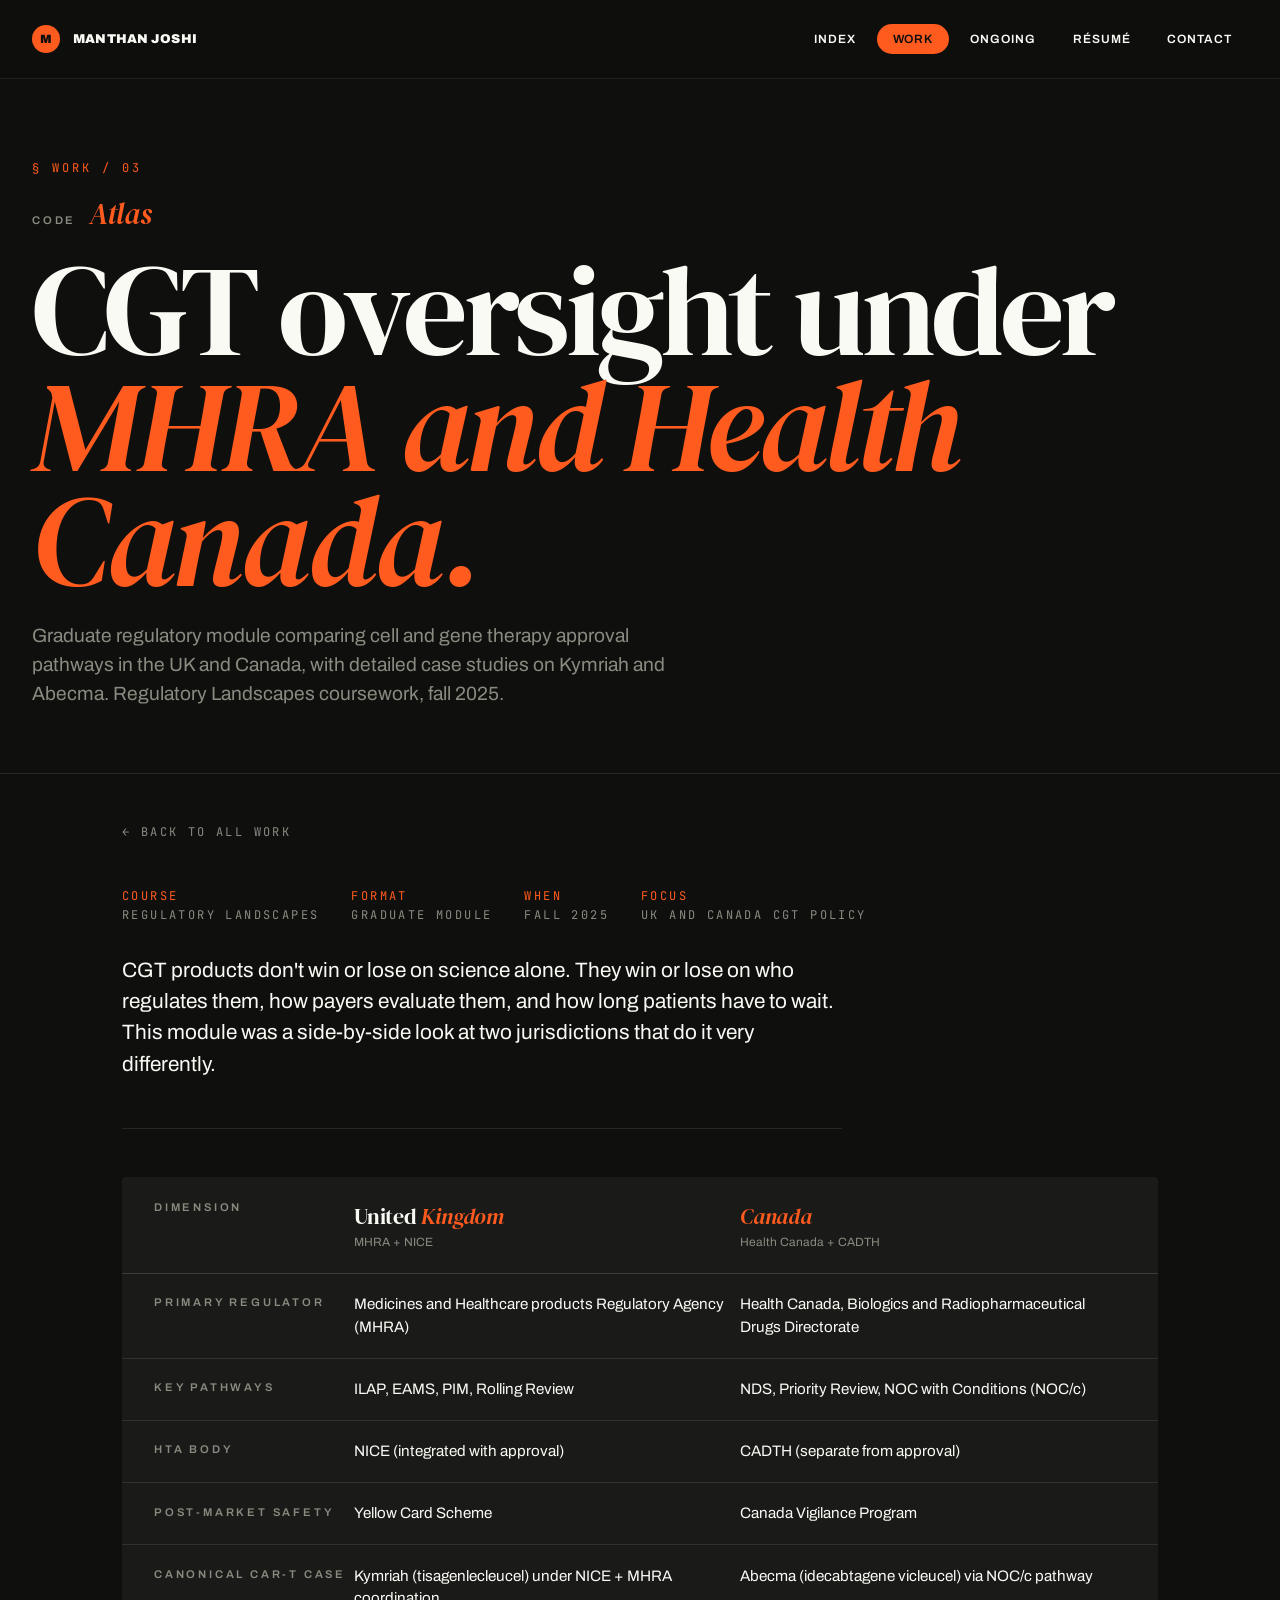
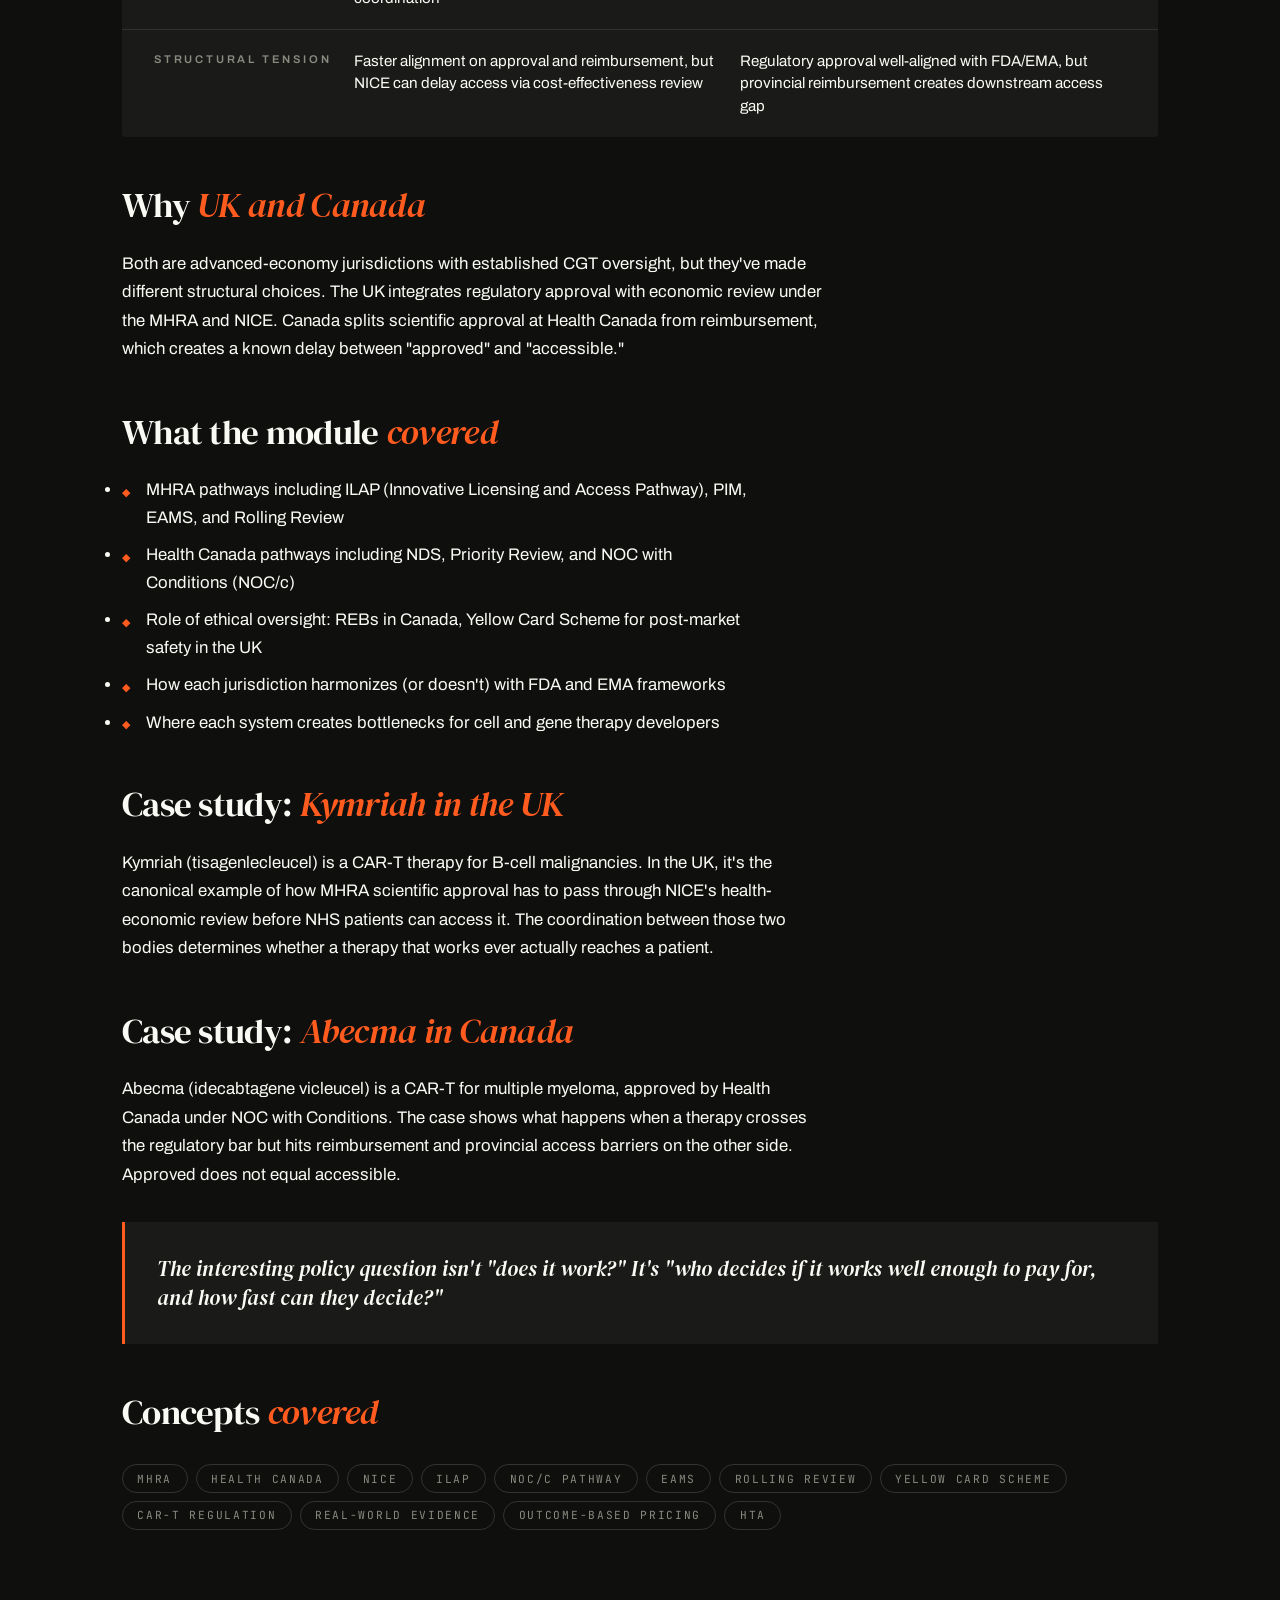
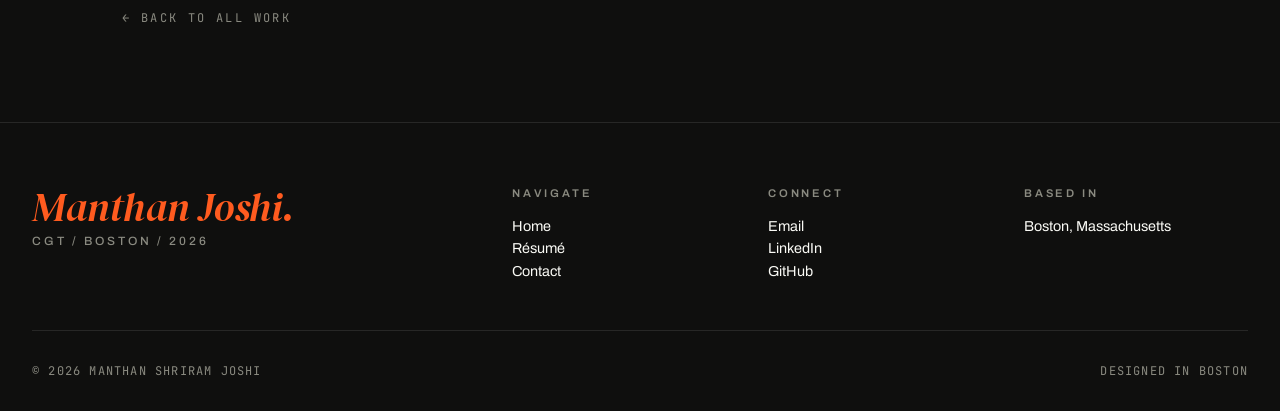
<file: projects/regulatory.html>
<!DOCTYPE html>
<html lang="en">
<head>
<meta charset="UTF-8">
<meta name="viewport" content="width=device-width, initial-scale=1.0">
<title>CGT Regulation: MHRA and Health Canada — Manthan Joshi</title>
<link rel="preconnect" href="https://fonts.googleapis.com">
<link rel="preconnect" href="https://fonts.gstatic.com" crossorigin>
<link href="https://fonts.googleapis.com/css2?family=Archivo:wght@400;500;600;700;800;900&family=DM+Serif+Display:ital@0;1&family=JetBrains+Mono:wght@400&display=swap" rel="stylesheet">
<link rel="stylesheet" href="../styles.css">
</head>
<body>

<nav>
  <a href="../index.html" class="brand"><span class="mark">M</span><span>MANTHAN JOSHI</span></a>
  <div class="nav-links">
    <a href="../index.html">Index</a>    <a href="../projects.html" class="current">Work</a>
    <a href="../ongoing.html">Ongoing</a>
    <a href="../resume.html">Résumé</a>
    <a href="../contact.html">Contact</a>
  </div>
</nav>

<section class="page-hero">
  <div class="kicker">§ Work / 03</div>
  <div class="code-stamp"><span class="stamp-label">Code</span><span class="stamp-name">Atlas</span></div>
  <h1>CGT oversight under <span class="it">MHRA and Health Canada.</span></h1>
  <p class="subtitle">Graduate regulatory module comparing cell and gene therapy approval pathways in the UK and Canada, with detailed case studies on Kymriah and Abecma. Regulatory Landscapes coursework, fall 2025.</p>
</section>

<article class="proj-page">
  <a href="../projects.html" class="back">← Back to all work</a>

  <div class="meta-row">
    <div class="item"><strong>Course</strong>Regulatory Landscapes</div>
    <div class="item"><strong>Format</strong>Graduate module</div>
    <div class="item"><strong>When</strong>Fall 2025</div>
    <div class="item"><strong>Focus</strong>UK and Canada CGT policy</div>
  </div>

  <p class="lead">CGT products don't win or lose on science alone. They win or lose on who regulates them, how payers evaluate them, and how long patients have to wait. This module was a side-by-side look at two jurisdictions that do it very differently.</p>

  <div class="compare-sheet">
    <div class="compare-head">
      <div class="col-label">Dimension</div>
      <div>
        <div class="col-name">United <em>Kingdom</em></div>
        <div class="col-sub">MHRA + NICE</div>
      </div>
      <div>
        <div class="col-name"><em>Canada</em></div>
        <div class="col-sub">Health Canada + CADTH</div>
      </div>
    </div>

    <div class="compare-row">
      <div class="c-label">Primary regulator</div>
      <div class="c-value">Medicines and Healthcare products Regulatory Agency (MHRA)</div>
      <div class="c-value">Health Canada, Biologics and Radiopharmaceutical Drugs Directorate</div>
    </div>

    <div class="compare-row">
      <div class="c-label">Key pathways</div>
      <div class="c-value">ILAP, EAMS, PIM, Rolling Review</div>
      <div class="c-value">NDS, Priority Review, NOC with Conditions (NOC/c)</div>
    </div>

    <div class="compare-row">
      <div class="c-label">HTA body</div>
      <div class="c-value">NICE (integrated with approval)</div>
      <div class="c-value">CADTH (separate from approval)</div>
    </div>

    <div class="compare-row">
      <div class="c-label">Post-market safety</div>
      <div class="c-value">Yellow Card Scheme</div>
      <div class="c-value">Canada Vigilance Program</div>
    </div>

    <div class="compare-row">
      <div class="c-label">Canonical CAR-T case</div>
      <div class="c-value">Kymriah (tisagenlecleucel) under NICE + MHRA coordination</div>
      <div class="c-value">Abecma (idecabtagene vicleucel) via NOC/c pathway</div>
    </div>

    <div class="compare-row">
      <div class="c-label">Structural tension</div>
      <div class="c-value">Faster alignment on approval and reimbursement, but NICE can delay access via cost-effectiveness review</div>
      <div class="c-value">Regulatory approval well-aligned with FDA/EMA, but provincial reimbursement creates downstream access gap</div>
    </div>
  </div>

  <h2>Why <span class="it">UK and Canada</span></h2>
  <p>Both are advanced-economy jurisdictions with established CGT oversight, but they've made different structural choices. The UK integrates regulatory approval with economic review under the MHRA and NICE. Canada splits scientific approval at Health Canada from reimbursement, which creates a known delay between "approved" and "accessible."</p>

  <h2>What the module <span class="it">covered</span></h2>
  <ul>
    <li>MHRA pathways including ILAP (Innovative Licensing and Access Pathway), PIM, EAMS, and Rolling Review</li>
    <li>Health Canada pathways including NDS, Priority Review, and NOC with Conditions (NOC/c)</li>
    <li>Role of ethical oversight: REBs in Canada, Yellow Card Scheme for post-market safety in the UK</li>
    <li>How each jurisdiction harmonizes (or doesn't) with FDA and EMA frameworks</li>
    <li>Where each system creates bottlenecks for cell and gene therapy developers</li>
  </ul>

  <h2>Case study: <span class="it">Kymriah in the UK</span></h2>
  <p>Kymriah (tisagenlecleucel) is a CAR-T therapy for B-cell malignancies. In the UK, it's the canonical example of how MHRA scientific approval has to pass through NICE's health-economic review before NHS patients can access it. The coordination between those two bodies determines whether a therapy that works ever actually reaches a patient.</p>

  <h2>Case study: <span class="it">Abecma in Canada</span></h2>
  <p>Abecma (idecabtagene vicleucel) is a CAR-T for multiple myeloma, approved by Health Canada under NOC with Conditions. The case shows what happens when a therapy crosses the regulatory bar but hits reimbursement and provincial access barriers on the other side. Approved does not equal accessible.</p>

  <div class="callout">
    The interesting policy question isn't "does it work?" It's "who decides if it works well enough to pay for, and how fast can they decide?"
  </div>

  <h2>Concepts <span class="it">covered</span></h2>
  <div class="tag-row">
    <span class="tag">MHRA</span>
    <span class="tag">Health Canada</span>
    <span class="tag">NICE</span>
    <span class="tag">ILAP</span>
    <span class="tag">NOC/c pathway</span>
    <span class="tag">EAMS</span>
    <span class="tag">Rolling Review</span>
    <span class="tag">Yellow Card Scheme</span>
    <span class="tag">CAR-T regulation</span>
    <span class="tag">Real-world evidence</span>
    <span class="tag">Outcome-based pricing</span>
    <span class="tag">HTA</span>
  </div>

  <a href="../projects.html" class="back" style="margin-top:3rem">← Back to all work</a>
</article>

<footer>
  <div class="footer-grid">
    <div class="footer-brand">Manthan <em>Joshi.</em><span>CGT / Boston / 2026</span></div>
    <div>
      <h4>Navigate</h4>
      <a href="../index.html">Home</a>      <a href="../resume.html">Résumé</a>
      <a href="../contact.html">Contact</a>
    </div>
    <div>
      <h4>Connect</h4>
      <a href="mailto:manthan2001@gmail.com">Email</a>
      <a href="https://www.linkedin.com/in/manthansjoshi/" target="_blank">LinkedIn</a>
      <a href="https://github.com/manthan-joshi" target="_blank">GitHub</a>
    </div>
    <div>
      <h4>Based in</h4>
      <a>Boston, Massachusetts</a>
    </div>
  </div>
  <div class="footer-bottom">
    <div>© 2026 MANTHAN SHRIRAM JOSHI</div>
    <div>DESIGNED IN BOSTON</div>
  </div>
</footer>

</body>
</html>
</file>
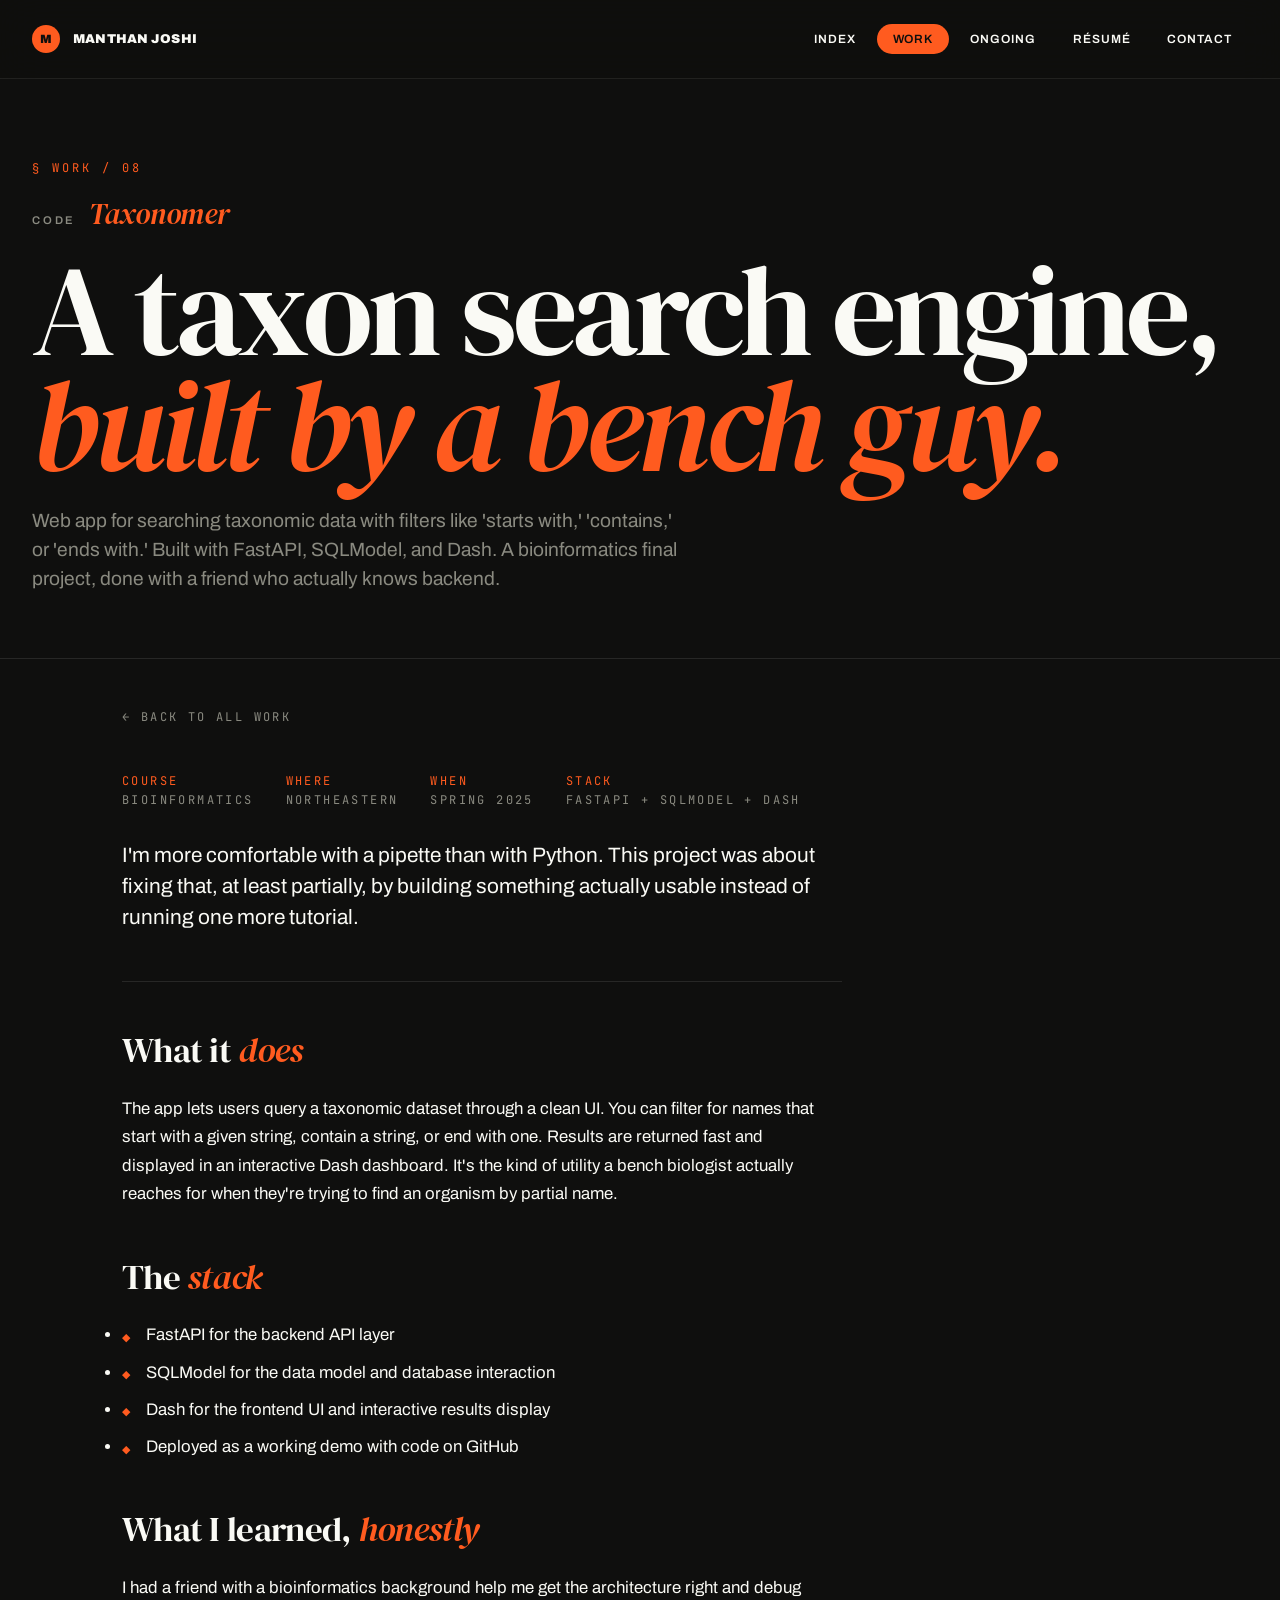
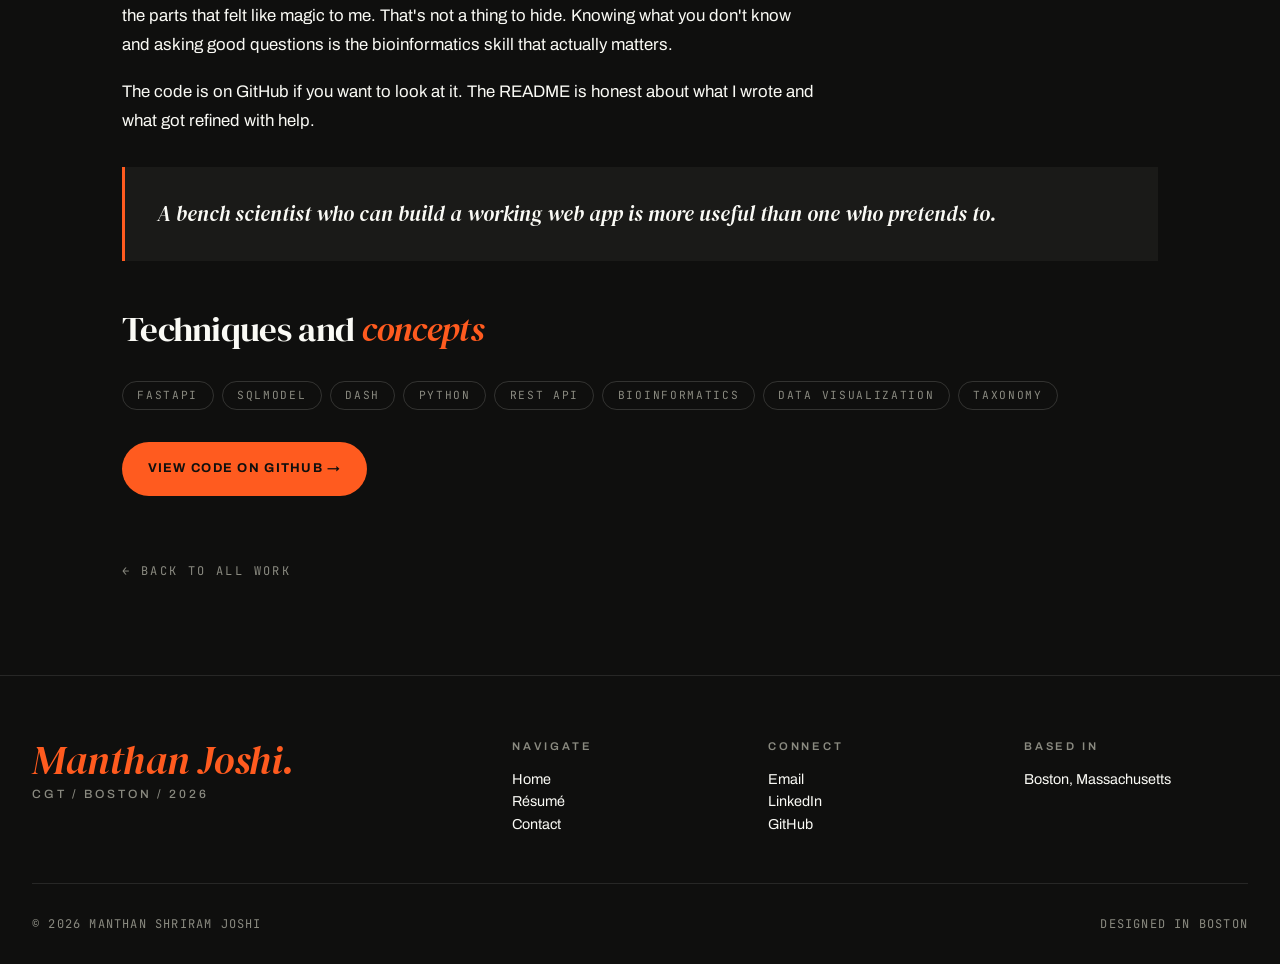
<file: projects/taxon-search.html>
<!DOCTYPE html>
<html lang="en">
<head>
<meta charset="UTF-8">
<meta name="viewport" content="width=device-width, initial-scale=1.0">
<title>Taxon Search Engine — Manthan Joshi</title>
<link rel="preconnect" href="https://fonts.googleapis.com">
<link rel="preconnect" href="https://fonts.gstatic.com" crossorigin>
<link href="https://fonts.googleapis.com/css2?family=Archivo:wght@400;500;600;700;800;900&family=DM+Serif+Display:ital@0;1&family=JetBrains+Mono:wght@400&display=swap" rel="stylesheet">
<link rel="stylesheet" href="../styles.css">
</head>
<body>

<nav>
  <a href="../index.html" class="brand"><span class="mark">M</span><span>MANTHAN JOSHI</span></a>
  <div class="nav-links">
    <a href="../index.html">Index</a>    <a href="../projects.html" class="current">Work</a>
    <a href="../ongoing.html">Ongoing</a>
    <a href="../resume.html">Résumé</a>
    <a href="../contact.html">Contact</a>
  </div>
</nav>

<section class="page-hero">
  <div class="kicker">§ Work / 08</div>
  <div class="code-stamp"><span class="stamp-label">Code</span><span class="stamp-name">Taxonomer</span></div>
  <h1>A taxon search engine, <span class="it">built by a bench guy.</span></h1>
  <p class="subtitle">Web app for searching taxonomic data with filters like 'starts with,' 'contains,' or 'ends with.' Built with FastAPI, SQLModel, and Dash. A bioinformatics final project, done with a friend who actually knows backend.</p>
</section>

<article class="proj-page">
  <a href="../projects.html" class="back">← Back to all work</a>

  <div class="meta-row">
    <div class="item"><strong>Course</strong>Bioinformatics</div>
    <div class="item"><strong>Where</strong>Northeastern</div>
    <div class="item"><strong>When</strong>Spring 2025</div>
    <div class="item"><strong>Stack</strong>FastAPI + SQLModel + Dash</div>
  </div>

  <p class="lead">I'm more comfortable with a pipette than with Python. This project was about fixing that, at least partially, by building something actually usable instead of running one more tutorial.</p>

  <h2>What it <span class="it">does</span></h2>
  <p>The app lets users query a taxonomic dataset through a clean UI. You can filter for names that start with a given string, contain a string, or end with one. Results are returned fast and displayed in an interactive Dash dashboard. It's the kind of utility a bench biologist actually reaches for when they're trying to find an organism by partial name.</p>

  <h2>The <span class="it">stack</span></h2>
  <ul>
    <li>FastAPI for the backend API layer</li>
    <li>SQLModel for the data model and database interaction</li>
    <li>Dash for the frontend UI and interactive results display</li>
    <li>Deployed as a working demo with code on GitHub</li>
  </ul>

  <h2>What I learned, <span class="it">honestly</span></h2>
  <p>I had a friend with a bioinformatics background help me get the architecture right and debug the parts that felt like magic to me. That's not a thing to hide. Knowing what you don't know and asking good questions is the bioinformatics skill that actually matters.</p>
  <p>The code is on GitHub if you want to look at it. The README is honest about what I wrote and what got refined with help.</p>
  <div class="callout">A bench scientist who can build a working web app is more useful than one who pretends to.</div>

  <h2>Techniques and <span class="it">concepts</span></h2>
  <div class="tag-row">
    <span class="tag">FastAPI</span>
    <span class="tag">SQLModel</span>
    <span class="tag">Dash</span>
    <span class="tag">Python</span>
    <span class="tag">REST API</span>
    <span class="tag">Bioinformatics</span>
    <span class="tag">Data visualization</span>
    <span class="tag">Taxonomy</span>
  </div>

  <p style="margin-top:2rem"><a href="https://github.com/manthan-joshi/Bioinformatics-Final-Project" class="btn btn-primary" target="_blank">View Code on GitHub →</a></p>

  <a href="../projects.html" class="back" style="margin-top:3rem">← Back to all work</a>
</article>

<footer>
  <div class="footer-grid">
    <div class="footer-brand">Manthan <em>Joshi.</em><span>CGT / Boston / 2026</span></div>
    <div>
      <h4>Navigate</h4>
      <a href="../index.html">Home</a>      <a href="../resume.html">Résumé</a>
      <a href="../contact.html">Contact</a>
    </div>
    <div>
      <h4>Connect</h4>
      <a href="mailto:manthan2001@gmail.com">Email</a>
      <a href="https://www.linkedin.com/in/manthansjoshi/" target="_blank">LinkedIn</a>
      <a href="https://github.com/manthan-joshi" target="_blank">GitHub</a>
    </div>
    <div>
      <h4>Based in</h4>
      <a>Boston, Massachusetts</a>
    </div>
  </div>
  <div class="footer-bottom">
    <div>© 2026 MANTHAN SHRIRAM JOSHI</div>
    <div>DESIGNED IN BOSTON</div>
  </div>
</footer>

</body>
</html>
</file>
<file: styles.css>
/* ============================================
   MANTHAN JOSHI PORTFOLIO — MASTER STYLESHEET
   ============================================ */

:root{
  --bg:#0f0f0e;
  --ink:#fafaf5;
  --ink-dim:#8a8a80;
  --accent:#ff5b1f;
  --panel:#1a1a18;
  --yellow:#ffd84a;
  --line:rgba(255,255,245,0.1);
  --line-strong:rgba(255,255,245,0.15);
}

*{margin:0;padding:0;box-sizing:border-box}
html{scroll-behavior:smooth}
body{
  background:var(--bg);color:var(--ink);
  font-family:'Archivo',sans-serif;font-weight:400;
  overflow-x:hidden;-webkit-font-smoothing:antialiased;
}
a{color:inherit}
img{max-width:100%;height:auto}

/* ====== NAV ====== */
nav{
  position:fixed;top:0;left:0;right:0;z-index:100;
  display:flex;justify-content:space-between;align-items:center;
  padding:1.5rem 2rem;
  background:rgba(15,15,14,0.85);backdrop-filter:blur(20px);
  border-bottom:1px solid rgba(255,255,245,0.08);
  font-size:0.8rem;font-weight:500;letter-spacing:0.05em;
}
.brand{display:flex;align-items:center;gap:0.8rem;font-weight:900;text-transform:uppercase;letter-spacing:0.02em;text-decoration:none;color:var(--ink)}
.brand .mark{width:28px;height:28px;background:var(--accent);border-radius:50%;display:flex;align-items:center;justify-content:center;color:var(--bg);font-size:0.75rem;font-weight:900}
.nav-links{display:flex;gap:0.3rem}
.nav-links a{color:var(--ink);text-decoration:none;padding:0.5rem 1rem;border-radius:999px;transition:all 0.2s;text-transform:uppercase;font-size:0.75rem;letter-spacing:0.08em;font-weight:600}
.nav-links a:hover{background:var(--ink);color:var(--bg)}
.nav-links a.current{background:var(--accent);color:var(--bg)}

/* ====== HERO (HOMEPAGE) ====== */
.hero{
  min-height:100vh;padding:8rem 2rem 4rem;
  display:grid;grid-template-columns:1fr;gap:2rem;
  position:relative;
}
.hero-top{display:flex;justify-content:space-between;align-items:flex-start;font-size:0.75rem;letter-spacing:0.25em;text-transform:uppercase;color:var(--ink-dim);font-family:'JetBrains Mono',monospace;flex-wrap:wrap;gap:1rem}
.hero-top .dot{display:inline-block;width:8px;height:8px;background:var(--accent);border-radius:50%;margin-right:0.5rem;vertical-align:middle;animation:flash 2s infinite}
@keyframes flash{0%,100%{opacity:1}50%{opacity:0.3}}

.hero-headline{
  font-family:'DM Serif Display',serif;font-weight:400;
  font-size:clamp(4rem,18vw,22rem);
  line-height:0.82;
  letter-spacing:-0.045em;
  margin:2rem 0;
}
.hero-headline .line{display:block;position:relative}
.hero-headline .line1{color:var(--ink)}
.hero-headline .line2{color:var(--accent);font-style:italic;padding-left:12%}
.hero-headline .line3{color:var(--ink);text-align:right}
.hero-headline .reveal{display:inline-block;overflow:hidden;vertical-align:bottom}
.hero-headline .reveal span{display:inline-block;transform:translateY(100%);animation:up 1s cubic-bezier(.2,.8,.2,1) forwards}
.hero-headline .line1 .reveal span{animation-delay:0.1s}
.hero-headline .line2 .reveal span{animation-delay:0.3s}
.hero-headline .line3 .reveal span{animation-delay:0.5s}
@keyframes up{to{transform:translateY(0)}}

.hero-foot{
  display:grid;grid-template-columns:1fr auto 1fr;gap:3rem;
  padding-top:2rem;border-top:1px solid var(--line-strong);
  align-items:end;
}
.hero-intro{font-size:1.1rem;line-height:1.5;max-width:48ch}
.hero-intro .hl{background:var(--accent);color:var(--bg);padding:0.05em 0.3em;font-weight:700}

.hero-img-wrap{position:relative;width:200px;height:260px}
.hero-img{width:100%;height:100%;object-fit:cover;filter:contrast(1.05) saturate(0.95)}

.hero-cta{display:flex;flex-direction:column;gap:0.8rem;align-items:flex-end}

/* ====== BUTTONS ====== */
.btn{padding:1rem 1.6rem;font-weight:700;text-transform:uppercase;letter-spacing:0.1em;font-size:0.8rem;text-decoration:none;border-radius:999px;transition:all 0.2s;display:inline-flex;align-items:center;gap:0.5rem;cursor:pointer;border:none;font-family:inherit}
.btn-primary{background:var(--accent);color:var(--bg)}
.btn-primary:hover{background:var(--yellow);transform:translate(-2px,-2px);box-shadow:4px 4px 0 var(--ink)}
.btn-ghost{background:transparent;color:var(--ink);border:1px solid var(--ink)}
.btn-ghost:hover{background:var(--ink);color:var(--bg)}

/* ====== CAPABILITIES BAND (was loud orange marquee) ====== */
.scroller{
  background:transparent;
  color:var(--ink-dim);
  padding:2.5rem 0;overflow:hidden;white-space:nowrap;
  border-top:1px solid var(--line);border-bottom:1px solid var(--line);
  margin:2rem 0;
}
.scroller-track{
  display:inline-block;animation:roll 90s linear infinite;
  font-family:'Archivo',sans-serif;font-size:0.85rem;
  font-weight:500;letter-spacing:0.35em;text-transform:uppercase;
}
.scroller-track span{margin:0 2.5rem}
.scroller-track .star{color:var(--accent);opacity:0.7;font-weight:400}
@keyframes roll{from{transform:translateX(0)}to{transform:translateX(-50%)}}

/* ====== SECTIONS ====== */
.section{padding:8rem 2rem;position:relative}
.section-label{
  display:flex;align-items:center;gap:1rem;margin-bottom:3rem;
  font-size:0.75rem;letter-spacing:0.25em;text-transform:uppercase;
  font-family:'JetBrains Mono',monospace;color:var(--ink-dim);
}
.section-label .num{font-family:'DM Serif Display',serif;font-style:italic;font-size:3rem;color:var(--accent);letter-spacing:-0.02em}
.section-label .line{flex:1;height:1px;background:var(--line-strong)}

/* ====== ABOUT ====== */
.about-grid{display:grid;grid-template-columns:2fr 1fr;gap:4rem;align-items:start}
.about h2{font-family:'DM Serif Display',serif;font-size:clamp(2.5rem,5vw,4.5rem);line-height:1.05;font-weight:400;letter-spacing:-0.025em;margin-bottom:2rem}
.about h2 .it{font-style:italic;color:var(--accent)}
.about-body{font-size:1.15rem;line-height:1.6;color:var(--ink);max-width:60ch}
.about-body p+p{margin-top:1.5rem}
.about-body .pull{font-family:'DM Serif Display',serif;font-style:italic;color:var(--accent)}

/* Sidebar — FIXED: now uses Archivo instead of JetBrains Mono */
.about-side{background:var(--panel);padding:2rem;border-radius:4px}
.about-side dt{
  font-family:'Archivo',sans-serif;
  font-size:0.7rem;letter-spacing:0.25em;text-transform:uppercase;
  color:var(--ink-dim);font-weight:600;
  margin-top:1.4rem;margin-bottom:0.25rem;
}
.about-side dt:first-child{margin-top:0}
.about-side dd{
  font-family:'Archivo',sans-serif;
  font-size:1rem;color:var(--ink);font-weight:500;
  line-height:1.4;letter-spacing:-0.005em;
}
.about-side dd .accent{color:var(--accent)}

/* ====== WORK ARCHIVE ====== */
.archive{padding:6rem 2rem;background:var(--panel)}
.archive-head{display:flex;justify-content:space-between;align-items:baseline;margin-bottom:3rem;flex-wrap:wrap;gap:1rem}
.archive-head h2{font-family:'DM Serif Display',serif;font-size:clamp(3rem,6vw,5rem);font-weight:400;letter-spacing:-0.03em}
.archive-head h2 .it{font-style:italic;color:var(--accent)}
.archive-head .count{font-family:'JetBrains Mono',monospace;font-size:0.8rem;letter-spacing:0.2em;color:var(--ink-dim);text-transform:uppercase}

.work-row{
  display:grid;grid-template-columns:60px 140px 1fr auto 40px;
  gap:2rem;align-items:center;
  padding:2rem 0;border-top:1px solid var(--line);
  transition:all 0.3s;position:relative;
  text-decoration:none;color:var(--ink);
}
.work-row:last-child{border-bottom:1px solid var(--line)}
.work-row:hover{padding-left:1rem}
.work-row:hover .w-title{color:var(--accent)}
.work-row:hover .w-arrow{transform:translateX(6px);color:var(--accent)}
.w-num{font-family:'DM Serif Display',serif;font-style:italic;font-size:2rem;color:var(--ink-dim)}
.w-cat{font-family:'JetBrains Mono',monospace;font-size:0.7rem;letter-spacing:0.2em;text-transform:uppercase;color:var(--ink-dim)}
.w-title{font-family:'DM Serif Display',serif;font-size:clamp(1.4rem,2.5vw,2rem);line-height:1.15;font-weight:400;letter-spacing:-0.015em;transition:color 0.3s}
.w-title .it{font-style:italic}
.w-year{font-family:'JetBrains Mono',monospace;font-size:0.8rem;color:var(--ink-dim);letter-spacing:0.1em}
.w-arrow{font-size:1.5rem;color:var(--ink-dim);transition:all 0.3s}

/* ====== CTA BLOCK ====== */
.cta-block{padding:8rem 2rem;text-align:center;position:relative}
.cta-block h2{font-family:'DM Serif Display',serif;font-size:clamp(3rem,9vw,8rem);line-height:0.95;font-weight:400;letter-spacing:-0.04em;margin-bottom:3rem}
.cta-block h2 .it{font-style:italic;color:var(--accent)}
.cta-block .sub{font-size:1.1rem;color:var(--ink-dim);max-width:50ch;margin:0 auto 3rem;line-height:1.5}
.cta-row{display:flex;gap:1rem;justify-content:center;flex-wrap:wrap}

/* ====== FOOTER ====== */
footer{background:var(--bg);padding:4rem 2rem 2rem;border-top:1px solid var(--line)}
.footer-grid{display:grid;grid-template-columns:2fr 1fr 1fr 1fr;gap:2rem;margin-bottom:3rem}
.footer-brand{font-family:'DM Serif Display',serif;font-size:2.5rem;font-style:italic;color:var(--accent);line-height:1}
.footer-brand span{display:block;font-family:'Archivo',sans-serif;font-style:normal;font-size:0.75rem;color:var(--ink-dim);letter-spacing:0.25em;text-transform:uppercase;margin-top:0.5rem;font-weight:500}
footer h4{font-size:0.7rem;letter-spacing:0.25em;text-transform:uppercase;color:var(--ink-dim);margin-bottom:1rem;font-weight:600}
footer a{display:block;color:var(--ink);text-decoration:none;padding:0.2rem 0;font-size:0.9rem;transition:color 0.2s}
footer a:hover{color:var(--accent)}
.footer-bottom{border-top:1px solid var(--line);padding-top:2rem;display:flex;justify-content:space-between;font-family:'JetBrains Mono',monospace;font-size:0.75rem;color:var(--ink-dim);letter-spacing:0.1em;flex-wrap:wrap;gap:1rem}

/* ============================================
   INNER PAGE STYLES (About, Projects, etc.)
   ============================================ */

/* Page hero (non-home) */
.page-hero{padding:10rem 2rem 4rem;border-bottom:1px solid var(--line)}
.page-hero .kicker{font-family:'JetBrains Mono',monospace;font-size:0.75rem;letter-spacing:0.25em;text-transform:uppercase;color:var(--accent);margin-bottom:1.5rem}
.page-hero h1{
  font-family:'DM Serif Display',serif;font-weight:400;
  font-size:clamp(3.5rem,10vw,9rem);line-height:0.9;
  letter-spacing:-0.035em;margin-bottom:1.5rem;
}
.page-hero h1 .it{font-style:italic;color:var(--accent)}
.page-hero .subtitle{font-size:1.2rem;line-height:1.5;max-width:60ch;color:var(--ink-dim)}

/* About page specific */
.about-page .long{padding:5rem 2rem;max-width:1400px;margin:0 auto}
.about-page .long-grid{display:grid;grid-template-columns:1fr 2fr;gap:5rem;align-items:start}
.about-page .long-grid .label{font-family:'JetBrains Mono',monospace;font-size:0.75rem;letter-spacing:0.25em;text-transform:uppercase;color:var(--accent);position:sticky;top:7rem}
.about-page .long-grid .body{font-size:1.25rem;line-height:1.6;color:var(--ink)}
.about-page .long-grid .body p+p{margin-top:1.5rem}
.about-page .long-grid .body .pull{font-family:'DM Serif Display',serif;font-style:italic;color:var(--accent);font-size:1.4rem;line-height:1.3;display:block;margin:1.5rem 0;padding-left:1.5rem;border-left:2px solid var(--accent)}

/* Values / how I work grid */
.values-grid{display:grid;grid-template-columns:repeat(3,1fr);gap:1.5rem;margin-top:3rem}
.value-card{background:var(--panel);padding:2rem;border-radius:4px;border-top:2px solid var(--accent)}
.value-card .num{font-family:'DM Serif Display',serif;font-style:italic;font-size:2.5rem;color:var(--accent);line-height:1}
.value-card h4{font-family:'DM Serif Display',serif;font-size:1.5rem;font-weight:400;margin:0.5rem 0 0.8rem;letter-spacing:-0.01em}
.value-card p{font-size:0.95rem;line-height:1.55;color:var(--ink)}

/* Timeline */
.timeline{padding:5rem 2rem;max-width:1400px;margin:0 auto;border-top:1px solid var(--line)}
.timeline-item{display:grid;grid-template-columns:180px 1fr;gap:3rem;padding:2.5rem 0;border-top:1px solid var(--line);align-items:baseline}
.timeline-item:first-of-type{border-top:none}
.timeline-item .when{font-family:'JetBrains Mono',monospace;font-size:0.85rem;letter-spacing:0.1em;color:var(--accent)}
.timeline-item h3{font-family:'DM Serif Display',serif;font-size:1.8rem;font-weight:400;line-height:1.2;margin-bottom:0.25rem;letter-spacing:-0.015em}
.timeline-item h3 .it{font-style:italic}
.timeline-item .where{font-size:0.9rem;color:var(--ink-dim);margin-bottom:0.8rem}
.timeline-item p{font-size:1rem;line-height:1.55;color:var(--ink);max-width:65ch}

/* Projects index page */
.proj-index{padding:3rem 2rem;max-width:1400px;margin:0 auto}
.proj-grid{display:grid;grid-template-columns:repeat(2,1fr);gap:1.5rem}
.proj-card{
  background:var(--panel);padding:3rem 2.5rem;border-radius:4px;
  text-decoration:none;color:var(--ink);position:relative;
  transition:all 0.3s;overflow:hidden;
  display:flex;flex-direction:column;min-height:320px;
}
.proj-card::before{content:'';position:absolute;top:0;left:0;right:0;height:3px;background:var(--accent);transform:scaleX(0);transform-origin:left;transition:transform 0.4s}
.proj-card:hover::before{transform:scaleX(1)}
.proj-card:hover{background:#212120;transform:translateY(-4px)}
.proj-card .cat{font-family:'JetBrains Mono',monospace;font-size:0.7rem;letter-spacing:0.25em;text-transform:uppercase;color:var(--accent);margin-bottom:1.5rem}
.proj-card h3{font-family:'DM Serif Display',serif;font-size:1.9rem;font-weight:400;line-height:1.15;margin-bottom:1rem;letter-spacing:-0.015em}
.proj-card h3 .it{font-style:italic}
.proj-card p{font-size:0.95rem;line-height:1.55;color:var(--ink-dim);margin-bottom:2rem;flex-grow:1}
.proj-card .foot{display:flex;justify-content:space-between;align-items:center;font-family:'JetBrains Mono',monospace;font-size:0.75rem;color:var(--ink-dim);letter-spacing:0.15em;text-transform:uppercase}
.proj-card .foot .arrow{color:var(--accent);font-size:1.2rem;font-family:inherit}

/* Single project page */
.proj-page{padding:3rem 2rem;max-width:1100px;margin:0 auto}
.proj-page .back{display:inline-flex;align-items:center;gap:0.5rem;font-family:'JetBrains Mono',monospace;font-size:0.75rem;letter-spacing:0.2em;text-transform:uppercase;color:var(--ink-dim);text-decoration:none;margin-bottom:3rem;transition:color 0.2s}
.proj-page .back:hover{color:var(--accent)}
.proj-page .meta-row{display:flex;gap:2rem;flex-wrap:wrap;margin-bottom:2rem;font-family:'JetBrains Mono',monospace;font-size:0.75rem;letter-spacing:0.2em;text-transform:uppercase;color:var(--ink-dim)}
.proj-page .meta-row .item strong{color:var(--accent);font-weight:400;display:block;margin-bottom:0.2rem}
.proj-page h1{font-family:'DM Serif Display',serif;font-size:clamp(2.5rem,6vw,5rem);font-weight:400;line-height:0.95;letter-spacing:-0.03em;margin-bottom:1.5rem}
.proj-page h1 .it{font-style:italic;color:var(--accent)}
.proj-page .lead{font-size:1.3rem;line-height:1.5;color:var(--ink);max-width:60ch;margin-bottom:3rem;padding-bottom:3rem;border-bottom:1px solid var(--line)}
.proj-page h2{font-family:'DM Serif Display',serif;font-size:2.2rem;font-weight:400;letter-spacing:-0.02em;margin:3rem 0 1.5rem;line-height:1.15}
.proj-page h2 .it{font-style:italic;color:var(--accent)}
.proj-page p{font-size:1.05rem;line-height:1.7;color:var(--ink);max-width:70ch;margin-bottom:1.2rem}
.proj-page ul{max-width:70ch;margin-bottom:1.5rem}
.proj-page li{font-size:1.05rem;line-height:1.65;color:var(--ink);margin-bottom:0.6rem;padding-left:1.5rem;position:relative}
.proj-page li::before{content:'◆';position:absolute;left:0;color:var(--accent);font-size:0.7rem;top:0.4rem}
.proj-page .callout{background:var(--panel);padding:2rem;border-left:3px solid var(--accent);margin:2rem 0;font-family:'DM Serif Display',serif;font-style:italic;font-size:1.3rem;line-height:1.4;color:var(--ink)}
.tag-row{display:flex;flex-wrap:wrap;gap:0.5rem;margin:2rem 0}
.tag{display:inline-block;padding:0.4rem 0.9rem;border:1px solid var(--line-strong);border-radius:999px;font-family:'JetBrains Mono',monospace;font-size:0.7rem;letter-spacing:0.15em;text-transform:uppercase;color:var(--ink-dim)}

/* Project hero action button */
.page-hero .hero-actions{margin-top:2rem;display:flex;gap:1rem;flex-wrap:wrap}

/* Live project / write-up block */
.live-block{margin:4rem 0 2rem;background:var(--panel);border:1px solid var(--line-strong);border-radius:4px;padding:3rem;position:relative;overflow:hidden}
.live-block::before{content:'';position:absolute;top:0;left:0;width:4px;height:100%;background:var(--accent)}
.live-inner{max-width:60ch}
.live-kicker{font-family:'JetBrains Mono',monospace;font-size:0.75rem;letter-spacing:0.25em;text-transform:uppercase;color:var(--accent);margin-bottom:1.5rem}
.live-block h3{font-family:'DM Serif Display',serif;font-size:2rem;font-weight:400;line-height:1.15;letter-spacing:-0.02em;margin-bottom:1.2rem;color:var(--ink)}
.live-block h3 .it{font-style:italic;color:var(--accent)}
.live-block p{font-size:1.05rem;line-height:1.65;color:var(--ink-dim);margin-bottom:2rem}
.live-block .btn{margin-top:0.5rem}

/* Resume page */
.resume-page{padding:3rem 2rem;max-width:1100px;margin:0 auto}
.resume-actions{display:flex;gap:1rem;flex-wrap:wrap;margin-bottom:3rem}
.resume-embed{width:100%;height:1100px;border:1px solid var(--line-strong);border-radius:4px;background:var(--panel)}

/* Contact page */
.contact-grid{padding:3rem 2rem;max-width:1100px;margin:0 auto;display:grid;grid-template-columns:1fr 1fr;gap:4rem}
.contact-block h3{font-family:'DM Serif Display',serif;font-size:2rem;font-weight:400;letter-spacing:-0.015em;margin-bottom:1.5rem}
.contact-block h3 .it{font-style:italic;color:var(--accent)}
.contact-list{display:grid;gap:1.5rem}
.contact-item{display:flex;flex-direction:column;gap:0.3rem;padding:1.5rem;background:var(--panel);border-radius:4px;text-decoration:none;color:var(--ink);transition:all 0.2s}
.contact-item:hover{background:#212120;transform:translateX(4px)}
.contact-item .label{font-family:'JetBrains Mono',monospace;font-size:0.7rem;letter-spacing:0.25em;text-transform:uppercase;color:var(--accent)}
.contact-item .value{font-size:1.1rem;font-weight:500}

/* ====== RESPONSIVE ====== */
@media (max-width:900px){
  .hero-foot{grid-template-columns:1fr}
  .hero-cta{align-items:flex-start}
  .about-grid{grid-template-columns:1fr}
  .work-row{grid-template-columns:auto 1fr auto;gap:1rem}
  .w-cat,.w-year{display:none}
  .nav-links{display:none}
  .footer-grid{grid-template-columns:1fr 1fr}
  .about-page .long-grid{grid-template-columns:1fr;gap:1rem}
  .about-page .long-grid .label{position:static}
  .values-grid{grid-template-columns:1fr}
  .timeline-item{grid-template-columns:1fr;gap:0.5rem}
  .proj-grid{grid-template-columns:1fr}
  .contact-grid{grid-template-columns:1fr;gap:3rem}
  .page-hero{padding-top:7rem}
}

@media (max-width:600px){
  nav{padding:1rem}
  .brand span:last-child{display:none}
  .hero{padding:6rem 1.5rem 3rem}
  .section,.archive,.cta-block{padding-left:1.5rem;padding-right:1.5rem}
}

/* ============================================
   DATA GRAPHICS / INFOGRAPHICS
   ============================================ */

/* Workflow diagram (CRISPR) */
.workflow{
  display:grid;grid-template-columns:repeat(5,1fr);
  gap:0;margin:3rem 0;
  background:var(--panel);padding:2.5rem 2rem;border-radius:4px;
  position:relative;
}
.workflow-step{
  text-align:center;padding:0 0.5rem;position:relative;
}
.workflow-step:not(:last-child)::after{
  content:'→';position:absolute;right:-0.4rem;top:0.8rem;
  color:var(--accent);font-size:1.2rem;
}
.workflow-step .num{
  display:inline-block;width:2.2rem;height:2.2rem;
  border:1px solid var(--accent);border-radius:50%;
  line-height:2.1rem;font-family:'DM Serif Display',serif;
  font-style:italic;font-size:1rem;color:var(--accent);
  margin-bottom:1rem;
}
.workflow-step h5{
  font-family:'DM Serif Display',serif;font-size:1.05rem;
  font-weight:400;letter-spacing:-0.01em;line-height:1.2;
  margin-bottom:0.4rem;
}
.workflow-step p{
  font-family:'Archivo',sans-serif;font-size:0.75rem;
  color:var(--ink-dim);line-height:1.4;letter-spacing:0.02em;
  margin:0;
}

/* Data chart (M4 protein) */
.chart-card{
  background:var(--panel);padding:2.5rem 2rem;border-radius:4px;
  margin:3rem 0;
}
.chart-card .chart-title{
  font-family:'DM Serif Display',serif;font-size:1.4rem;
  font-weight:400;letter-spacing:-0.01em;margin-bottom:0.3rem;
}
.chart-card .chart-sub{
  font-family:'Archivo',sans-serif;font-size:0.75rem;
  letter-spacing:0.2em;text-transform:uppercase;
  color:var(--ink-dim);margin-bottom:2rem;
}
.bar-row{
  display:grid;grid-template-columns:200px 1fr auto;
  gap:1.5rem;align-items:center;margin-bottom:1.3rem;
}
.bar-label{
  font-family:'Archivo',sans-serif;font-size:0.9rem;
  color:var(--ink);font-weight:500;
}
.bar-label small{display:block;color:var(--ink-dim);font-weight:400;font-size:0.75rem;margin-top:0.15rem}
.bar-track{
  height:8px;background:rgba(255,255,255,0.06);
  border-radius:999px;overflow:hidden;
}
.bar-fill{
  height:100%;border-radius:999px;
  background:var(--ink-dim);
  animation:fillbar 1.5s cubic-bezier(.2,.8,.2,1) forwards;
  transform:scaleX(0);transform-origin:left;
}
.bar-fill.accent{background:var(--accent)}
@keyframes fillbar{to{transform:scaleX(1)}}
.bar-value{
  font-family:'DM Serif Display',serif;
  font-size:1.4rem;letter-spacing:-0.02em;
  color:var(--ink);min-width:4rem;text-align:right;
}
.bar-value.accent{color:var(--accent);font-style:italic}
.chart-note{
  font-size:0.85rem;color:var(--ink-dim);line-height:1.5;
  padding-top:1.2rem;border-top:1px solid var(--line);
  margin-top:1rem;max-width:60ch;
}

/* Comparison sheet (Regulatory) */
.compare-sheet{
  background:var(--panel);border-radius:4px;
  margin:3rem 0;overflow:hidden;
}
.compare-head{
  display:grid;grid-template-columns:200px 1fr 1fr;
  gap:0;padding:1.5rem 2rem;
  border-bottom:1px solid var(--line-strong);
  font-family:'DM Serif Display',serif;
}
.compare-head .col-label{font-family:'Archivo',sans-serif;font-size:0.7rem;letter-spacing:0.25em;text-transform:uppercase;color:var(--ink-dim);font-weight:600}
.compare-head .col-name{font-size:1.4rem;font-weight:400;letter-spacing:-0.01em}
.compare-head .col-name em{font-style:italic;color:var(--accent)}
.compare-head .col-sub{font-family:'Archivo',sans-serif;font-size:0.75rem;color:var(--ink-dim);margin-top:0.2rem;text-transform:none;letter-spacing:0}
.compare-row{
  display:grid;grid-template-columns:200px 1fr 1fr;gap:0;
  padding:1.2rem 2rem;border-bottom:1px solid var(--line);
  align-items:start;
}
.compare-row:last-child{border-bottom:none}
.compare-row .c-label{
  font-family:'Archivo',sans-serif;font-size:0.7rem;
  letter-spacing:0.25em;text-transform:uppercase;
  color:var(--ink-dim);font-weight:600;padding-top:0.2rem;
}
.compare-row .c-value{
  font-family:'Archivo',sans-serif;font-size:0.95rem;
  color:var(--ink);line-height:1.5;font-weight:400;
}

/* Pipeline diagram (CurcuNano) */
.pipeline{
  background:var(--panel);padding:2.5rem 2rem;border-radius:4px;
  margin:3rem 0;
}
.pipeline-stages{
  display:grid;grid-template-columns:repeat(3,1fr);gap:1rem;
}
.stage{
  padding:1.5rem 1.2rem;border:1px solid var(--line-strong);
  border-radius:4px;position:relative;
}
.stage.active{border-color:var(--accent);background:rgba(255,91,31,0.04)}
.stage .stage-idx{
  font-family:'DM Serif Display',serif;font-style:italic;
  font-size:0.9rem;color:var(--accent);
}
.stage h5{
  font-family:'DM Serif Display',serif;font-size:1.2rem;
  font-weight:400;margin:0.5rem 0 0.3rem;letter-spacing:-0.01em;
}
.stage p{
  font-family:'Archivo',sans-serif;font-size:0.8rem;
  color:var(--ink-dim);line-height:1.5;margin:0;
}
.pipeline-footer{
  font-family:'Archivo',sans-serif;font-size:0.8rem;
  color:var(--ink-dim);letter-spacing:0.1em;margin-top:1.5rem;
  padding-top:1.5rem;border-top:1px solid var(--line);text-align:center;
}

@media (max-width:900px){
  .workflow{grid-template-columns:1fr;gap:2rem}
  .workflow-step:not(:last-child)::after{content:'↓';right:auto;left:50%;top:auto;bottom:-1.5rem;transform:translateX(-50%)}
  .bar-row{grid-template-columns:1fr;gap:0.5rem}
  .compare-head,.compare-row{grid-template-columns:1fr;gap:0.5rem}
  .pipeline-stages{grid-template-columns:1fr}
}

/* ============================================
   PROJECT CODENAMES
   ============================================ */

/* In the work archive list (homepage) */
.w-code{
  font-family:'DM Serif Display',serif;
  font-style:italic;font-size:1.1rem;
  color:var(--accent);letter-spacing:-0.01em;
  line-height:1.2;
}
.w-code small{
  display:block;font-family:'Archivo',sans-serif;font-style:normal;
  font-size:0.65rem;letter-spacing:0.25em;text-transform:uppercase;
  color:var(--ink-dim);margin-top:0.2rem;font-weight:500;
}

/* In project cards (projects.html) */
.proj-code{
  display:flex;align-items:baseline;gap:0.6rem;margin-bottom:1.5rem;
}
.proj-code .code-name{
  font-family:'DM Serif Display',serif;font-style:italic;
  font-size:1.5rem;color:var(--accent);letter-spacing:-0.01em;
  line-height:1;
}
.proj-code .code-meta{
  font-family:'JetBrains Mono',monospace;font-size:0.7rem;
  letter-spacing:0.25em;text-transform:uppercase;color:var(--ink-dim);
}

/* On individual project pages (above h1) */
.code-stamp{
  display:inline-flex;align-items:baseline;gap:0.8rem;margin-bottom:1.5rem;
}
.code-stamp .stamp-label{
  font-family:'Archivo',sans-serif;font-size:0.7rem;
  letter-spacing:0.25em;text-transform:uppercase;
  color:var(--ink-dim);font-weight:600;
}
.code-stamp .stamp-name{
  font-family:'DM Serif Display',serif;font-style:italic;
  font-size:1.8rem;color:var(--accent);letter-spacing:-0.01em;
  line-height:1;
}

/* ============================================
   LESSONS (homepage About section)
   Editorial numbered list, not cards
   ============================================ */
.lessons-intro{
  font-size:1.15rem;line-height:1.6;color:var(--ink-dim);
  max-width:55ch;margin-bottom:3rem;
}
.lessons-intro em{font-family:'DM Serif Display',serif;font-style:italic;color:var(--ink)}
.lesson-row{
  display:grid;grid-template-columns:70px 1fr;gap:2rem;
  padding:2.2rem 0;border-top:1px solid var(--line);
  align-items:start;
}
.lesson-row:last-child{border-bottom:1px solid var(--line)}
.lesson-row .ln-num{
  font-family:'DM Serif Display',serif;font-style:italic;
  font-size:2.5rem;color:var(--accent);line-height:0.85;
  letter-spacing:-0.02em;
}
.lesson-row h4{
  font-family:'DM Serif Display',serif;font-size:clamp(1.4rem,2.2vw,1.8rem);
  font-weight:400;letter-spacing:-0.015em;line-height:1.2;
  margin-bottom:0.7rem;
}
.lesson-row h4 .it{font-style:italic;color:var(--accent)}
.lesson-row p{
  font-size:1rem;line-height:1.6;color:var(--ink);
  max-width:55ch;
}

@media (max-width:900px){
  .lesson-row{grid-template-columns:1fr;gap:0.5rem}
}

/* ============================================
   INLINE PULL QUOTE (Direction section)
   ============================================ */
.pull-inline{
  font-family:'DM Serif Display',serif;
  font-style:italic;color:var(--accent);
}
</file>
